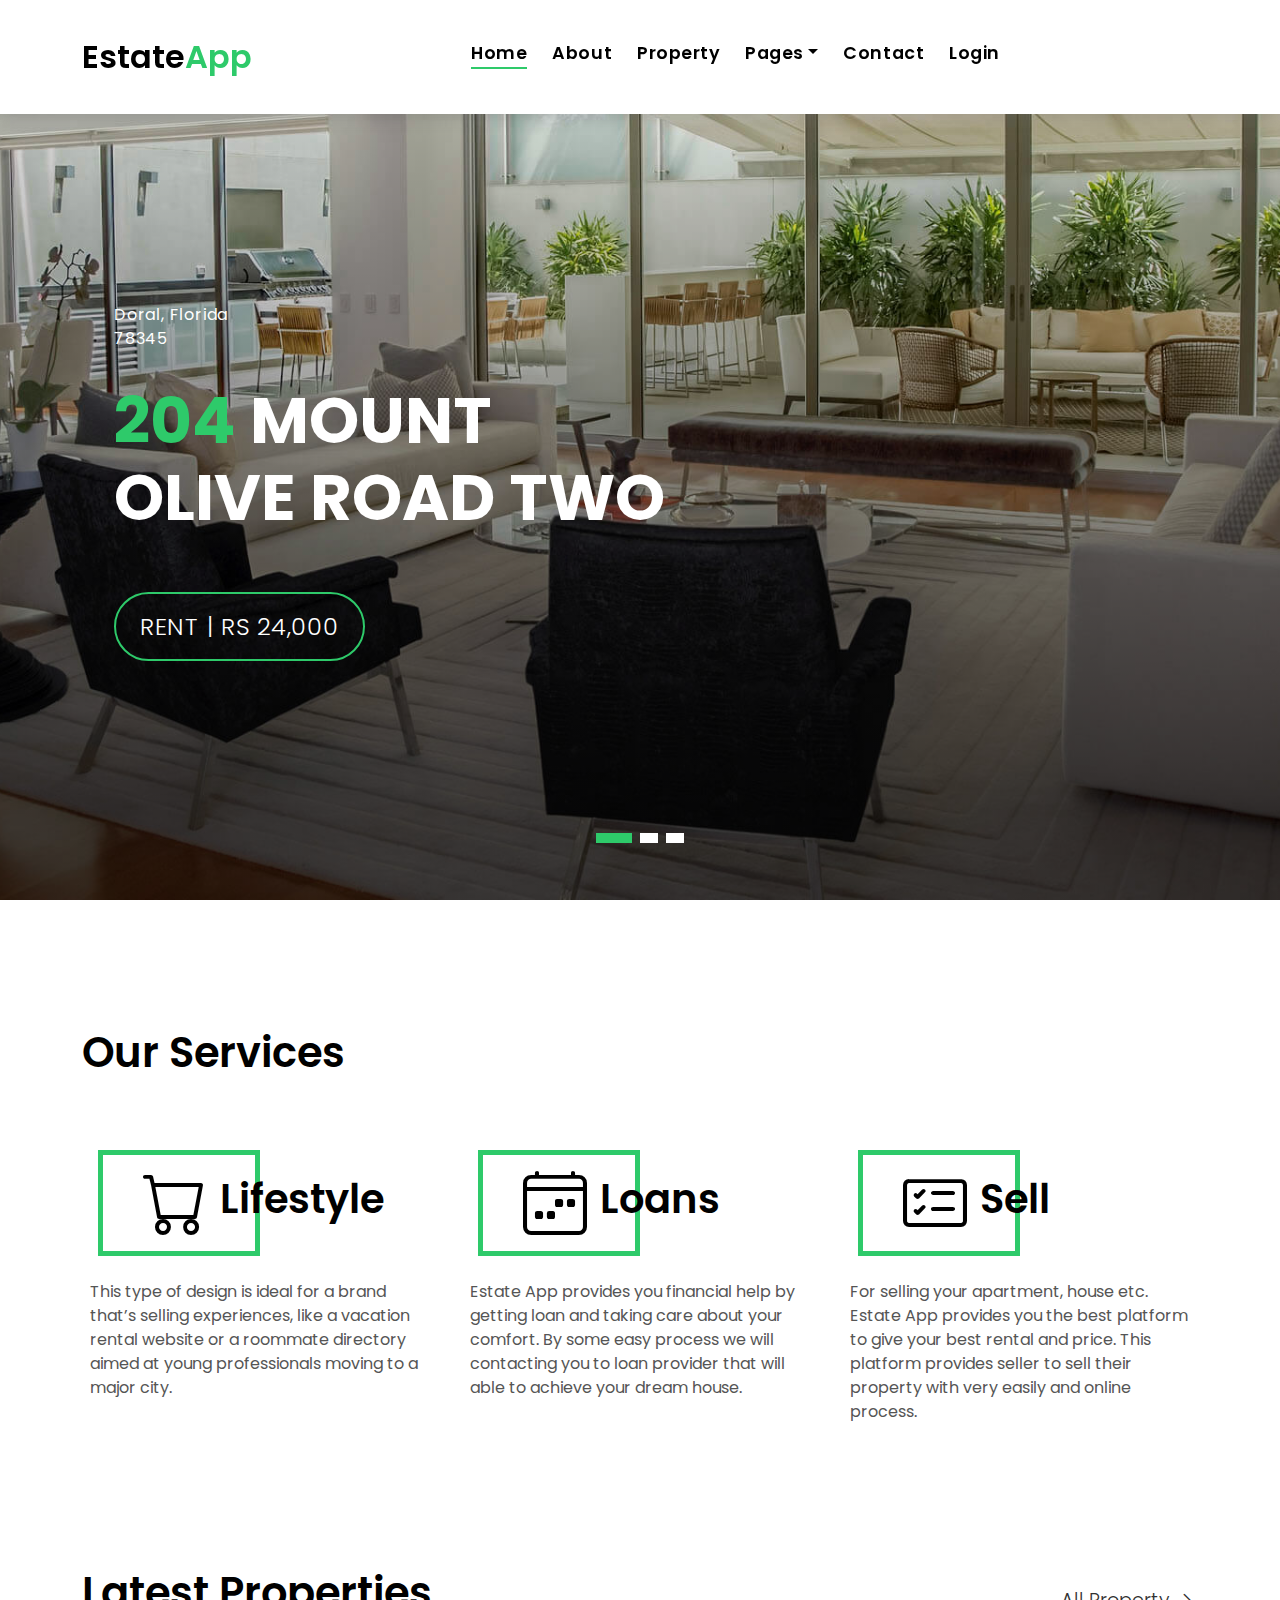
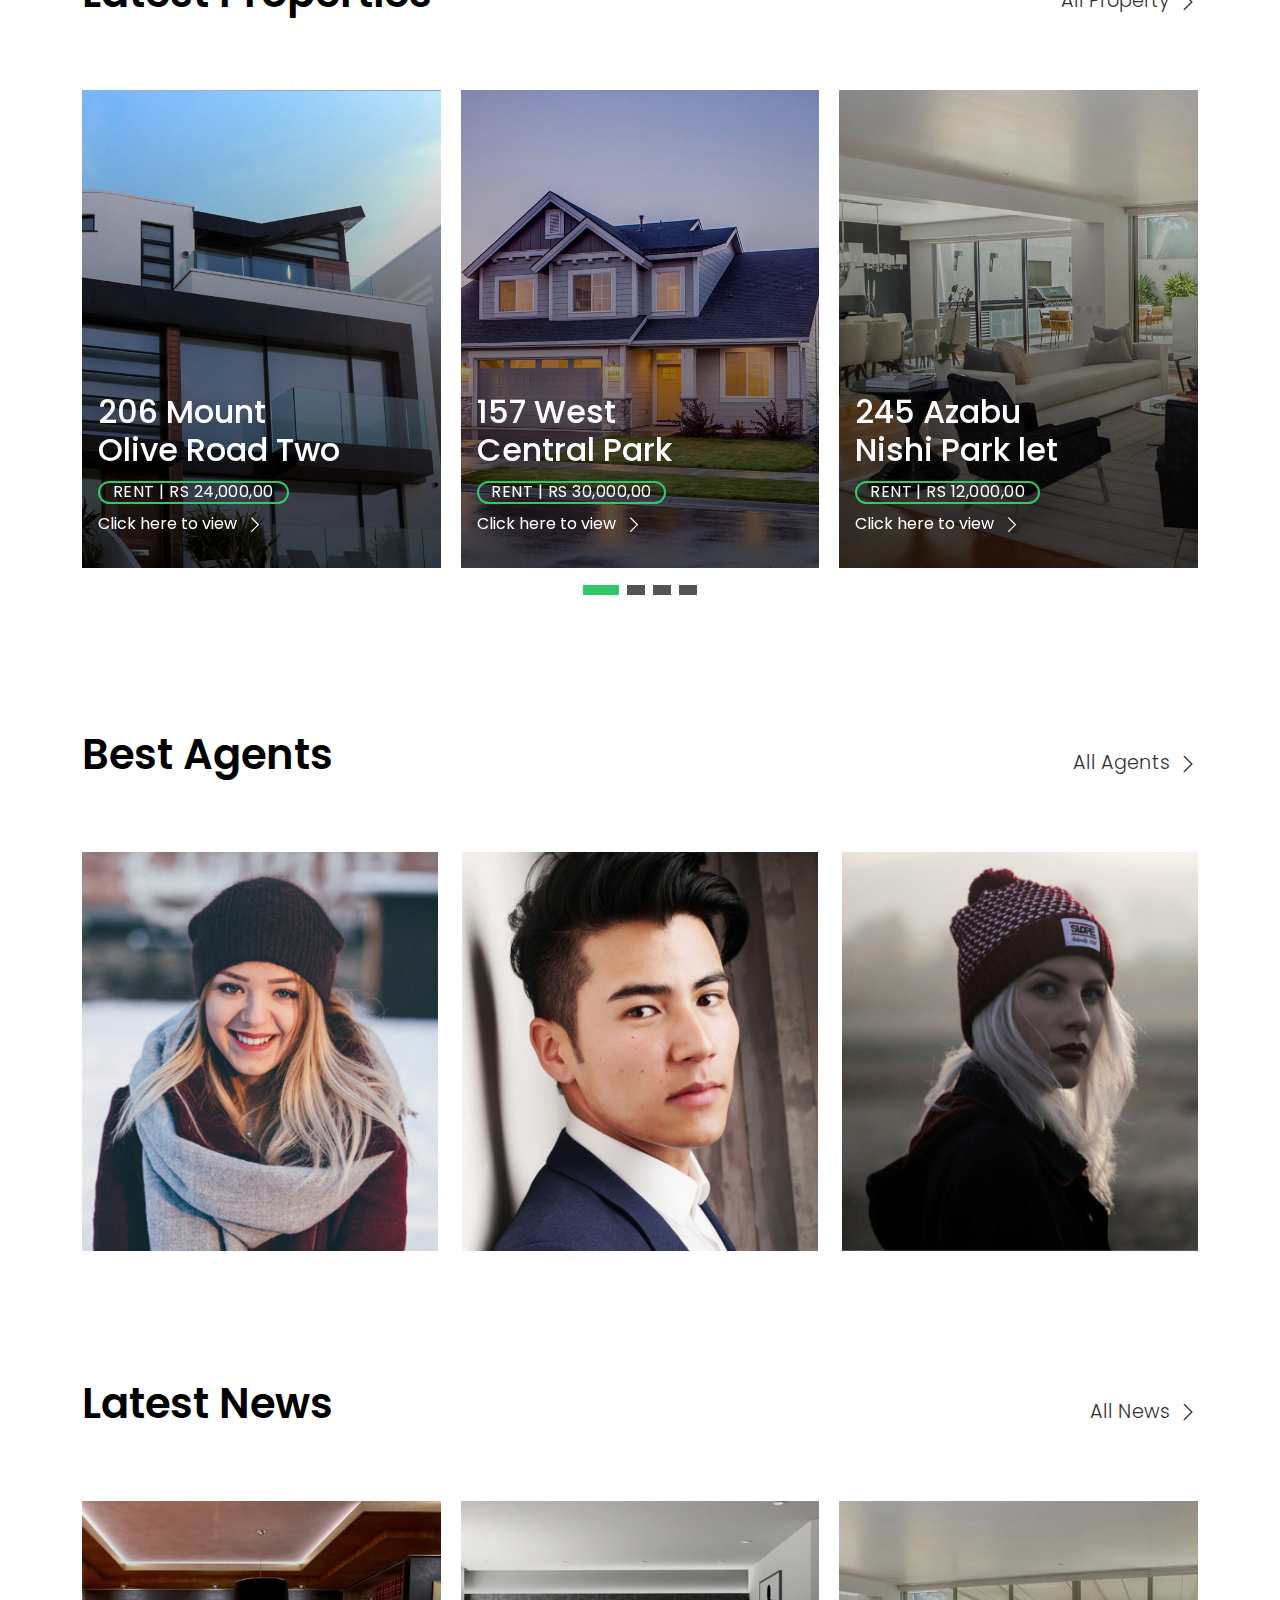
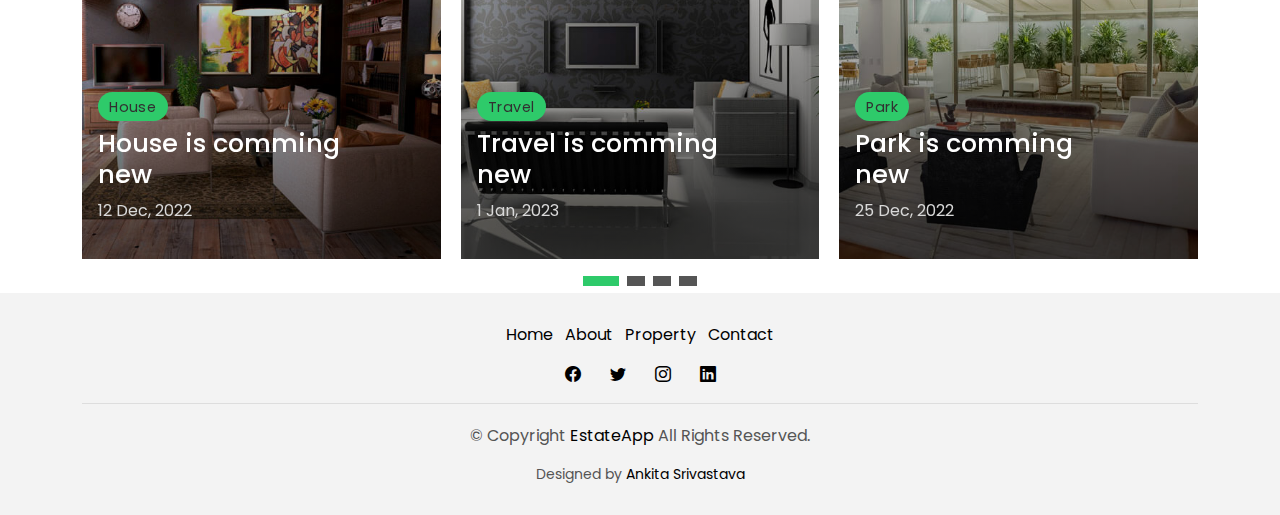
<file: EstateApp/index.html>
<!DOCTYPE html>
<html lang="en">

<head>
  <meta charset="utf-8">
  <meta content="width=device-width, initial-scale=1.0" name="viewport">

  <title>Real E-state Application</title>
  <meta content="" name="description">
  <meta content="" name="keywords">

  <!-- Favicons -->
  <link href="assets/img/favicon.png" rel="icon">
  <link href="assets/img/apple-touch-icon.png" rel="apple-touch-icon">

  <!-- Google Fonts -->
  <link href="https://fonts.googleapis.com/css?family=Poppins:300,400,500,600,700" rel="stylesheet">

  <!-- Vendor CSS Files -->
  <link href="assets/vendor/animate.css/animate.min.css" rel="stylesheet">
  <link href="assets/vendor/bootstrap/css/bootstrap.min.css" rel="stylesheet">
  <link href="assets/vendor/bootstrap-icons/bootstrap-icons.css" rel="stylesheet">
  <link href="assets/vendor/swiper/swiper-bundle.min.css" rel="stylesheet">

  <link href="assets/css/style.css" rel="stylesheet">

  
</head>

<body>

  <!-- ======= Property Search Section ======= -->
 
  <!-- ======= Header/Navbar ======= -->
  <nav class="navbar navbar-default navbar-trans navbar-expand-lg fixed-top">
    <div class="container">
      <button class="navbar-toggler collapsed" type="button" data-bs-toggle="collapse" data-bs-target="#navbarDefault" aria-controls="navbarDefault" aria-expanded="false" aria-label="Toggle navigation">
        <span></span>
        <span></span>
        <span></span>
      </button>
      <a class="navbar-brand text-brand" href="index.html">Estate<span class="color-b">App</span></a>

      <div class="navbar-collapse collapse justify-content-center" id="navbarDefault">
        <ul class="navbar-nav">

          <li class="nav-item">
            <a class="nav-link active" href="index.html">Home</a>
          </li>

          <li class="nav-item">
            <a class="nav-link " href="about.html">About</a>
          </li>

          <li class="nav-item">
            <a class="nav-link " href="property-grid.html">Property</a>
          </li>

         

          <li class="nav-item dropdown">
            <a class="nav-link dropdown-toggle" href="#" id="navbarDropdown" role="button" data-bs-toggle="dropdown" aria-haspopup="true" aria-expanded="false">Pages</a>
            <div class="dropdown-menu">
              <a class="dropdown-item " href="property-single.html">Property Single</a>
              
              <a class="dropdown-item " href="agents-grid.html">Agents Grid</a>
             
            </div>
          </li>
          <li class="nav-item">
            <a class="nav-link " href="contact.html">Contact</a>
          </li>

          <li class="nav-item">
            <a class="nav-link " href="login.html">Login</a>
          </li>
        </ul>
      </div>

     

    </div>
  </nav><!-- End Header/Navbar -->

  <!-- ======= Intro Section ======= -->
  <div class="intro intro-carousel swiper position-relative">

    <div class="swiper-wrapper">

      <div class="swiper-slide carousel-item-a intro-item bg-image" style="background-image: url(assets/img/slide-1.jpg)">
        <div class="overlay overlay-a"></div>
        <div class="intro-content display-table">
          <div class="table-cell">
            <div class="container">
              <div class="row">
                <div class="col-lg-8">
                  <div class="intro-body">
                    <p class="intro-title-top">Doral, Florida
                      <br> 78345
                    </p>
                    <h1 class="intro-title mb-4 ">
                      <span class="color-b">204 </span> Mount
                      <br> Olive Road Two
                    </h1>
                    <p class="intro-subtitle intro-price">
                      <a href="#"><span class="price-a">rent | Rs 24,000</span></a>
                    </p>
                  </div>
                </div>
              </div>
            </div>
          </div>
        </div>
      </div>
      <div class="swiper-slide carousel-item-a intro-item bg-image" style="background-image: url(assets/img/slide-2.jpg)">
        <div class="overlay overlay-a"></div>
        <div class="intro-content display-table">
          <div class="table-cell">
            <div class="container">
              <div class="row">
                <div class="col-lg-8">
                  <div class="intro-body">
                    <p class="intro-title-top">Doral, Florida
                      <br> 78345
                    </p>
                    <h1 class="intro-title mb-4">
                      <span class="color-b">204 </span> Rino
                      <br> Venda Road Five
                    </h1>
                    <p class="intro-subtitle intro-price">
                      <a href="#"><span class="price-a">rent | Rs 12400</span></a>
                    </p>
                  </div>
                </div>
              </div>
            </div>
          </div>
        </div>
      </div>
      <div class="swiper-slide carousel-item-a intro-item bg-image" style="background-image: url(assets/img/slide-3.jpg)">
        <div class="overlay overlay-a"></div>
        <div class="intro-content display-table">
          <div class="table-cell">
            <div class="container">
              <div class="row">
                <div class="col-lg-8">
                  <div class="intro-body">
                    <p class="intro-title-top">Doral, Florida
                      <br> 78345
                    </p>
                    <h1 class="intro-title mb-4">
                      <span class="color-b">204 </span> Alira
                      <br> Roan Road One
                    </h1>
                    <p class="intro-subtitle intro-price">
                      <a href="#"><span class="price-a">rent | Rs 50,000</span></a>
                    </p>
                  </div>
                </div>
              </div>
            </div>
          </div>
        </div>
      </div>
    </div>
    <div class="swiper-pagination"></div>
  </div><!-- End Intro Section -->

  <main id="main">

    <!-- ======= Services Section ======= -->
    <section class="section-services section-t8">
      <div class="container">
        <div class="row">
          <div class="col-md-12">
            <div class="title-wrap d-flex justify-content-between">
              <div class="title-box">
                <h2 class="title-a">Our Services</h2>
              </div>
            </div>
          </div>
        </div>
        <div class="row">
          <div class="col-md-4">
            <div class="card-box-c foo">
              <div class="card-header-c d-flex">
                <div class="card-box-ico">
                  <span class="bi bi-cart"></span>
                </div>
                <div class="card-title-c align-self-center">
                  <h2 class="title-c">Lifestyle</h2>
                </div>
              </div>
              <div class="card-body-c">
                <p class="content-c">
                  This type of design is ideal for a brand that’s selling experiences, like a vacation rental website or a roommate directory aimed at young professionals moving to a major city. 
                </p>
              </div>
              
            </div>
          </div>
          <div class="col-md-4">
            <div class="card-box-c foo">
              <div class="card-header-c d-flex">
                <div class="card-box-ico">
                  <span class="bi bi-calendar4-week"></span>
                </div>
                <div class="card-title-c align-self-center">
                  <h2 class="title-c">Loans</h2>
                </div>
              </div>
              <div class="card-body-c">
                <p class="content-c">
                  Estate App provides you financial help by getting loan and taking care about your comfort. By some easy process we will contacting you to loan provider that will able to achieve your dream house.
                </p>
              </div>
              
            </div>
          </div>
          <div class="col-md-4">
            <div class="card-box-c foo">
              <div class="card-header-c d-flex">
                <div class="card-box-ico">
                  <span class="bi bi-card-checklist"></span>
                </div>
                <div class="card-title-c align-self-center">
                  <h2 class="title-c">Sell</h2>
                </div>
              </div>
              <div class="card-body-c">
                <p class="content-c">
                 For selling your apartment, house etc. Estate App provides you the best platform to give your best rental and price. This platform provides seller to sell their property with very easily and online process. 
                </p>
              </div>
              
            </div>
          </div>
        </div>
      </div>
    </section><!-- End Services Section -->

    <!-- ======= Latest Properties Section ======= -->
    <section class="section-property section-t8">
      <div class="container">
        <div class="row">
          <div class="col-md-12">
            <div class="title-wrap d-flex justify-content-between">
              <div class="title-box">
                <h2 class="title-a">Latest Properties</h2>
              </div>
              <div class="title-link">
                <a href="property-grid.html">All Property
                  <span class="bi bi-chevron-right"></span>
                </a>
              </div>
            </div>
          </div>
        </div>

        <div id="property-carousel" class="swiper">
          <div class="swiper-wrapper">

            <div class="carousel-item-b swiper-slide">
              <div class="card-box-a card-shadow">
                <div class="img-box-a">
                  <img src="assets/img/property-6.jpg" alt="" class="img-a img-fluid">
                </div>
                <div class="card-overlay">
                  <div class="card-overlay-a-content">
                    <div class="card-header-a">
                      <h2 class="card-title-a">
                        <a href="property-single.html">206 Mount
                          <br /> Olive Road Two</a>
                      </h2>
                    </div>
                    <div class="card-body-a">
                      <div class="price-box d-flex">
                        <span class="price-a">rent | Rs 24,000,00</span>
                      </div>
                      <a href="#" class="link-a">Click here to view
                        <span class="bi bi-chevron-right"></span>
                      </a>
                    </div>
                    <div class="card-footer-a">
                      <ul class="card-info d-flex justify-content-around">
                        <li>
                          <h4 class="card-info-title">Area</h4>
                          <span>340m
                            <sup>2</sup>
                          </span>
                        </li>
                        <li>
                          <h4 class="card-info-title">Beds</h4>
                          <span>2</span>
                        </li>
                        <li>
                          <h4 class="card-info-title">Baths</h4>
                          <span>4</span>
                        </li>
                        <li>
                          <h4 class="card-info-title">Garages</h4>
                          <span>1</span>
                        </li>
                      </ul>
                    </div>
                  </div>
                </div>
              </div>
            </div><!-- End carousel item -->

            <div class="carousel-item-b swiper-slide">
              <div class="card-box-a card-shadow">
                <div class="img-box-a">
                  <img src="assets/img/property-3.jpg" alt="" class="img-a img-fluid">
                </div>
                <div class="card-overlay">
                  <div class="card-overlay-a-content">
                    <div class="card-header-a">
                      <h2 class="card-title-a">
                        <a href="property-single.html">157 West
                          <br /> Central Park</a>
                      </h2>
                    </div>
                    <div class="card-body-a">
                      <div class="price-box d-flex">
                        <span class="price-a">rent | Rs 30,000,00</span>
                      </div>
                      <a href="property-single.html" class="link-a">Click here to view
                        <span class="bi bi-chevron-right"></span>
                      </a>
                    </div>
                    <div class="card-footer-a">
                      <ul class="card-info d-flex justify-content-around">
                        <li>
                          <h4 class="card-info-title">Area</h4>
                          <span>340m
                            <sup>2</sup>
                          </span>
                        </li>
                        <li>
                          <h4 class="card-info-title">Beds</h4>
                          <span>2</span>
                        </li>
                        <li>
                          <h4 class="card-info-title">Baths</h4>
                          <span>4</span>
                        </li>
                        <li>
                          <h4 class="card-info-title">Garages</h4>
                          <span>1</span>
                        </li>
                      </ul>
                    </div>
                  </div>
                </div>
              </div>
            </div><!-- End carousel item -->

            <div class="carousel-item-b swiper-slide">
              <div class="card-box-a card-shadow">
                <div class="img-box-a">
                  <img src="assets/img/property-7.jpg" alt="" class="img-a img-fluid">
                </div>
                <div class="card-overlay">
                  <div class="card-overlay-a-content">
                    <div class="card-header-a">
                      <h2 class="card-title-a">
                        <a href="property-single.html">245 Azabu
                          <br /> Nishi Park let</a>
                      </h2>
                    </div>
                    <div class="card-body-a">
                      <div class="price-box d-flex">
                        <span class="price-a">rent | Rs 12,000,00</span>
                      </div>
                      <a href="property-single.html" class="link-a">Click here to view
                        <span class="bi bi-chevron-right"></span>
                      </a>
                    </div>
                    <div class="card-footer-a">
                      <ul class="card-info d-flex justify-content-around">
                        <li>
                          <h4 class="card-info-title">Area</h4>
                          <span>340m
                            <sup>2</sup>
                          </span>
                        </li>
                        <li>
                          <h4 class="card-info-title">Beds</h4>
                          <span>2</span>
                        </li>
                        <li>
                          <h4 class="card-info-title">Baths</h4>
                          <span>4</span>
                        </li>
                        <li>
                          <h4 class="card-info-title">Garages</h4>
                          <span>1</span>
                        </li>
                      </ul>
                    </div>
                  </div>
                </div>
              </div>
            </div><!-- End carousel item -->

            <div class="carousel-item-b swiper-slide">
              <div class="card-box-a card-shadow">
                <div class="img-box-a">
                  <img src="assets/img/property-10.jpg" alt="" class="img-a img-fluid">
                </div>
                <div class="card-overlay">
                  <div class="card-overlay-a-content">
                    <div class="card-header-a">
                      <h2 class="card-title-a">
                        <a href="property-single.html">204 Montal
                          <br /> South Bela Two</a>
                      </h2>
                    </div>
                    <div class="card-body-a">
                      <div class="price-box d-flex">
                        <span class="price-a">rent | Rs 56,000,00</span>
                      </div>
                      <a href="property-single.html" class="link-a">Click here to view
                        <span class="bi bi-chevron-right"></span>
                      </a>
                    </div>
                    <div class="card-footer-a">
                      <ul class="card-info d-flex justify-content-around">
                        <li>
                          <h4 class="card-info-title">Area</h4>
                          <span>340m
                            <sup>2</sup>
                          </span>
                        </li>
                        <li>
                          <h4 class="card-info-title">Beds</h4>
                          <span>2</span>
                        </li>
                        <li>
                          <h4 class="card-info-title">Baths</h4>
                          <span>4</span>
                        </li>
                        <li>
                          <h4 class="card-info-title">Garages</h4>
                          <span>1</span>
                        </li>
                      </ul>
                    </div>
                  </div>
                </div>
              </div>
            </div><!-- End carousel item -->
          </div>
        </div>
        <div class="propery-carousel-pagination carousel-pagination"></div>

      </div>
    </section><!-- End Latest Properties Section -->

    <!-- ======= Agents Section ======= -->
    <section class="section-agents section-t8">
      <div class="container">
        <div class="row">
          <div class="col-md-12">
            <div class="title-wrap d-flex justify-content-between">
              <div class="title-box">
                <h2 class="title-a">Best Agents</h2>
              </div>
              <div class="title-link">
                <a href="agents-grid.html">All Agents
                  <span class="bi bi-chevron-right"></span>
                </a>
              </div>
            </div>
          </div>
        </div>
        <div class="row">
          <div class="col-md-4">
            <div class="card-box-d">
              <div class="card-img-d">
                <img src="assets/img/agent-4.jpg" alt="" class="img-d img-fluid">
              </div>
              <div class="card-overlay card-overlay-hover">
                <div class="card-header-d">
                  <div class="card-title-d align-self-center">
                    <h3 class="title-d">
                      <a href="agent-single.html" class="link-two">Margaret Sotillo
                        <br> Escala</a>
                    </h3>
                  </div>
                </div>
                <div class="card-body-d">
                  <p class="content-d color-text-a">
                    Sed porttitor lectus nibh, Cras ultricies ligula sed magna dictum porta two.
                  </p>
                  <div class="info-agents color-a">
                    <p>
                      <strong>Phone: </strong> +54 356 945234
                    </p>
                    <p>
                      <strong>Email: </strong> agents@example.com
                    </p>
                  </div>
                </div>
                <div class="card-footer-d">
                  <div class="socials-footer d-flex justify-content-center">
                    <ul class="list-inline">
                      <li class="list-inline-item">
                        <a href="#" class="link-one">
                          <i class="bi bi-facebook" aria-hidden="true"></i>
                        </a>
                      </li>
                      <li class="list-inline-item">
                        <a href="#" class="link-one">
                          <i class="bi bi-twitter" aria-hidden="true"></i>
                        </a>
                      </li>
                      <li class="list-inline-item">
                        <a href="#" class="link-one">
                          <i class="bi bi-instagram" aria-hidden="true"></i>
                        </a>
                      </li>
                      <li class="list-inline-item">
                        <a href="#" class="link-one">
                          <i class="bi bi-linkedin" aria-hidden="true"></i>
                        </a>
                      </li>
                    </ul>
                  </div>
                </div>
              </div>
            </div>
          </div>
          <div class="col-md-4">
            <div class="card-box-d">
              <div class="card-img-d">
                <img src="assets/img/agent-1.jpg" alt="" class="img-d img-fluid">
              </div>
              <div class="card-overlay card-overlay-hover">
                <div class="card-header-d">
                  <div class="card-title-d align-self-center">
                    <h3 class="title-d">
                      <a href="agent-single.html" class="link-two">Stiven Spilver
                        <br> Darw</a>
                    </h3>
                  </div>
                </div>
                <div class="card-body-d">
                  <p class="content-d color-text-a">
                    Sed porttitor lectus nibh, Cras ultricies ligula sed magna dictum porta two.
                  </p>
                  <div class="info-agents color-a">
                    <p>
                      <strong>Phone: </strong> +54 356 945234
                    </p>
                    <p>
                      <strong>Email: </strong> agents@example.com
                    </p>
                  </div>
                </div>
                <div class="card-footer-d">
                  <div class="socials-footer d-flex justify-content-center">
                    <ul class="list-inline">
                      <li class="list-inline-item">
                        <a href="#" class="link-one">
                          <i class="bi bi-facebook" aria-hidden="true"></i>
                        </a>
                      </li>
                      <li class="list-inline-item">
                        <a href="#" class="link-one">
                          <i class="bi bi-twitter" aria-hidden="true"></i>
                        </a>
                      </li>
                      <li class="list-inline-item">
                        <a href="#" class="link-one">
                          <i class="bi bi-instagram" aria-hidden="true"></i>
                        </a>
                      </li>
                      <li class="list-inline-item">
                        <a href="#" class="link-one">
                          <i class="bi bi-linkedin" aria-hidden="true"></i>
                        </a>
                      </li>
                    </ul>
                  </div>
                </div>
              </div>
            </div>
          </div>
          <div class="col-md-4">
            <div class="card-box-d">
              <div class="card-img-d">
                <img src="assets/img/agent-5.jpg" alt="" class="img-d img-fluid">
              </div>
              <div class="card-overlay card-overlay-hover">
                <div class="card-header-d">
                  <div class="card-title-d align-self-center">
                    <h3 class="title-d">
                      <a href="agent-single.html" class="link-two">Emma Toledo
                        <br> Cascada</a>
                    </h3>
                  </div>
                </div>
                <div class="card-body-d">
                  <p class="content-d color-text-a">
                    Sed porttitor lectus nibh, Cras ultricies ligula sed magna dictum porta two.
                  </p>
                  <div class="info-agents color-a">
                    <p>
                      <strong>Phone: </strong> +54 356 945234
                    </p>
                    <p>
                      <strong>Email: </strong> agents@example.com
                    </p>
                  </div>
                </div>
                <div class="card-footer-d">
                  <div class="socials-footer d-flex justify-content-center">
                    <ul class="list-inline">
                      <li class="list-inline-item">
                        <a href="#" class="link-one">
                          <i class="bi bi-facebook" aria-hidden="true"></i>
                        </a>
                      </li>
                      <li class="list-inline-item">
                        <a href="#" class="link-one">
                          <i class="bi bi-twitter" aria-hidden="true"></i>
                        </a>
                      </li>
                      <li class="list-inline-item">
                        <a href="#" class="link-one">
                          <i class="bi bi-instagram" aria-hidden="true"></i>
                        </a>
                      </li>
                      <li class="list-inline-item">
                        <a href="#" class="link-one">
                          <i class="bi bi-linkedin" aria-hidden="true"></i>
                        </a>
                      </li>
                    </ul>
                  </div>
                </div>
              </div>
            </div>
          </div>
        </div>
      </div>
    </section><!-- End Agents Section -->

    <!-- ======= Latest News Section ======= -->
    <section class="section-news section-t8">
      <div class="container">
        <div class="row">
          <div class="col-md-12">
            <div class="title-wrap d-flex justify-content-between">
              <div class="title-box">
                <h2 class="title-a">Latest News</h2>
              </div>
              <div class="title-link">
                <a href="blog-grid.html">All News
                  <span class="bi bi-chevron-right"></span>
                </a>
              </div>
            </div>
          </div>
        </div>

        <div id="news-carousel" class="swiper">
          <div class="swiper-wrapper">

            <div class="carousel-item-c swiper-slide">
              <div class="card-box-b card-shadow news-box">
                <div class="img-box-b">
                  <img src="assets/img/post-2.jpg" alt="" class="img-b img-fluid">
                </div>
                <div class="card-overlay">
                  <div class="card-header-b">
                    <div class="card-category-b">
                      <a href="#" class="category-b">House</a>
                    </div>
                    <div class="card-title-b">
                      <h2 class="title-2">
                        <a href="blog-single.html">House is comming
                          <br> new</a>
                      </h2>
                    </div>
                    <div class="card-date">
                      <span class="date-b">12 Dec, 2022</span>
                    </div>
                  </div>
                </div>
              </div>
            </div><!-- End carousel item -->

            <div class="carousel-item-c swiper-slide">
              <div class="card-box-b card-shadow news-box">
                <div class="img-box-b">
                  <img src="assets/img/post-5.jpg" alt="" class="img-b img-fluid">
                </div>
                <div class="card-overlay">
                  <div class="card-header-b">
                    <div class="card-category-b">
                      <a href="#" class="category-b">Travel</a>
                    </div>
                    <div class="card-title-b">
                      <h2 class="title-2">
                        <a href="blog-single.html">Travel is comming
                          <br> new</a>
                      </h2>
                    </div>
                    <div class="card-date">
                      <span class="date-b">1 Jan, 2023</span>
                    </div>
                  </div>
                </div>
              </div>
            </div><!-- End carousel item -->

            <div class="carousel-item-c swiper-slide">
              <div class="card-box-b card-shadow news-box">
                <div class="img-box-b">
                  <img src="assets/img/post-7.jpg" alt="" class="img-b img-fluid">
                </div>
                <div class="card-overlay">
                  <div class="card-header-b">
                    <div class="card-category-b">
                      <a href="#" class="category-b">Park</a>
                    </div>
                    <div class="card-title-b">
                      <h2 class="title-2">
                        <a href="blog-single.html">Park is comming
                          <br> new</a>
                      </h2>
                    </div>
                    <div class="card-date">
                      <span class="date-b">25 Dec, 2022</span>
                    </div>
                  </div>
                </div>
              </div>
            </div><!-- End carousel item -->

            <div class="carousel-item-c swiper-slide">
              <div class="card-box-b card-shadow news-box">
                <div class="img-box-b">
                  <img src="assets/img/post-3.jpg" alt="" class="img-b img-fluid">
                </div>
                <div class="card-overlay">
                  <div class="card-header-b">
                    <div class="card-category-b">
                      <a href="#" class="category-b">Travel</a>
                    </div>
                    <div class="card-title-b">
                      <h2 class="title-2">
                        <a href="#">Travel is comming
                          <br> new</a>
                      </h2>
                    </div>
                    <div class="card-date">
                      <span class="date-b">12 Dec,2022</span>
                    </div>
                  </div>
                </div>
              </div>
            </div><!-- End carousel item -->

          </div>
        </div>

        <div class="news-carousel-pagination carousel-pagination"></div>
      </div>
    </section><!-- End Latest News Section -->

    <!-- ======= Testimonials Section ======= -->
    
  </main><!-- End #main -->

  <!-- ======= Footer ======= -->
  
  <footer>
    <div class="container">
      <div class="row">
        <div class="col-md-12">
          <nav class="nav-footer">
            <ul class="list-inline">
              <li class="list-inline-item">
                <a href="#">Home</a>
              </li>
              <li class="list-inline-item">
                <a href="#">About</a>
              </li>
              <li class="list-inline-item">
                <a href="#">Property</a>
              </li>
              
              <li class="list-inline-item">
                <a href="#">Contact</a>
              </li>
            </ul>
          </nav>
          <div class="socials-a">
            <ul class="list-inline">
              <li class="list-inline-item">
                <a href="#">
                  <i class="bi bi-facebook" aria-hidden="true"></i>
                </a>
              </li>
              <li class="list-inline-item">
                <a href="#">
                  <i class="bi bi-twitter" aria-hidden="true"></i>
                </a>
              </li>
              <li class="list-inline-item">
                <a href="#">
                  <i class="bi bi-instagram" aria-hidden="true"></i>
                </a>
              </li>
              <li class="list-inline-item">
                <a href="#">
                  <i class="bi bi-linkedin" aria-hidden="true"></i>
                </a>
              </li>
            </ul>
          </div>
          <div class="copyright-footer">
            <p class="copyright color-text-a">
              &copy; Copyright
              <span class="color-a">EstateApp</span> All Rights Reserved.
            </p>
          </div>
          <div class="credits">
            <!--
            All the links in the footer should remain intact.
            You can delete the links only if you purchased the pro version.
            Licensing information: https://bootstrapmade.com/license/
            Purchase the pro version with working PHP/AJAX contact form: https://bootstrapmade.com/buy/?theme=EstateAgency
          -->
            Designed by <a href="https://bootstrapmade.com/">Ankita Srivastava</a>
          </div>
        </div>
      </div>
    </div>
  </footer><!-- End  Footer -->

  <div id="preloader"></div>
  <a href="#" class="back-to-top d-flex align-items-center justify-content-center"><i class="bi bi-arrow-up-short"></i></a>

  <!-- Vendor JS Files -->
  <script src="assets/vendor/bootstrap/js/bootstrap.bundle.min.js"></script>
  <script src="assets/vendor/swiper/swiper-bundle.min.js"></script>
  <script src="assets/vendor/php-email-form/validate.js"></script>

  <!-- Template Main JS File -->
  <script src="assets/js/main.js"></script>

</body>

</html>
</file>
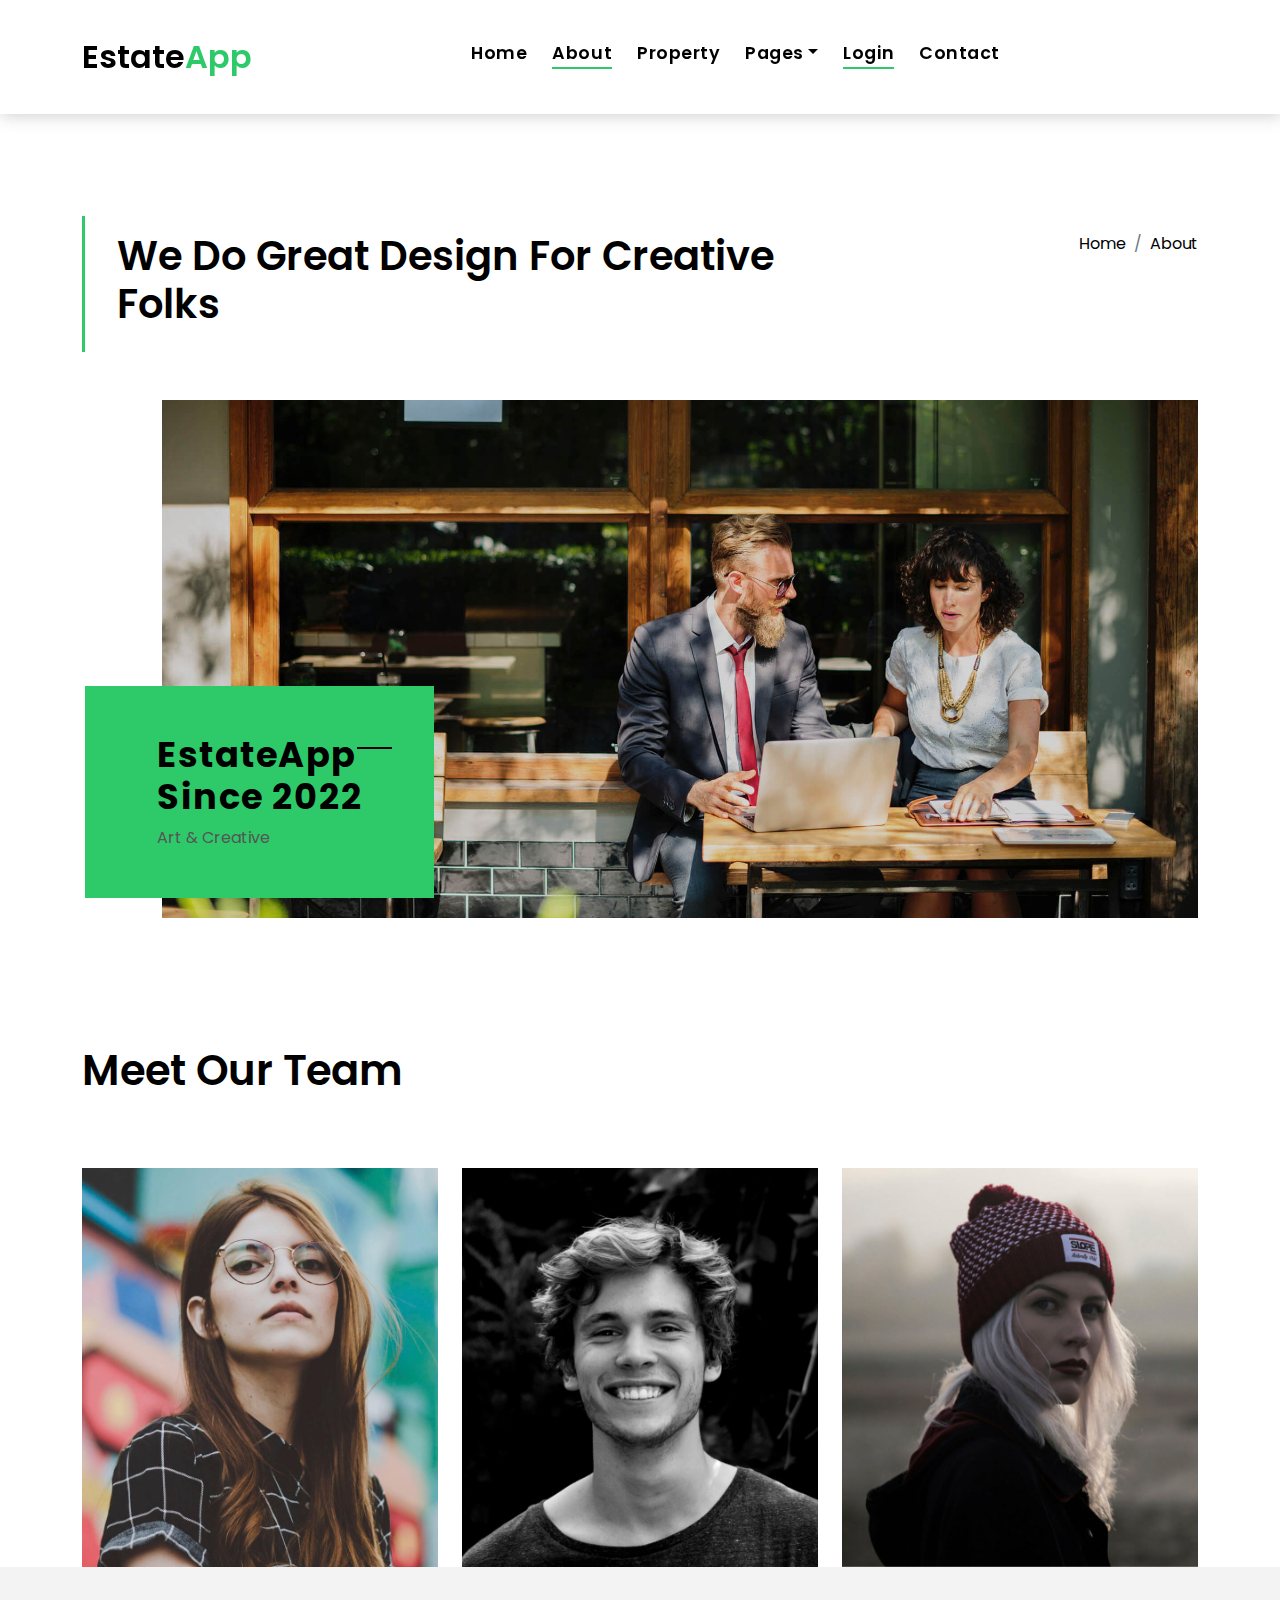
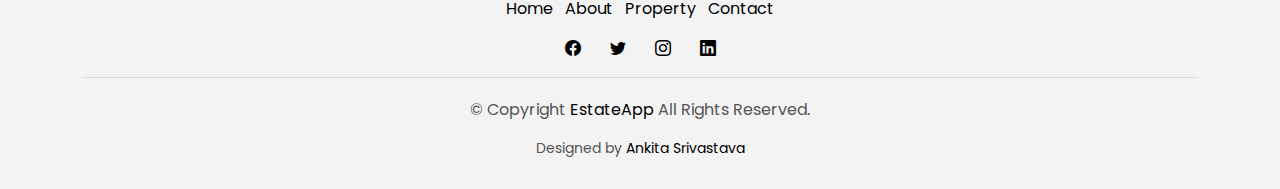
<file: EstateApp/about.html>
<!DOCTYPE html>
<html lang="en">

<head>
  <meta charset="utf-8">
  <meta content="width=device-width, initial-scale=1.0" name="viewport">

  <title>EstateAgency Bootstrap Template - About</title>
  <meta content="" name="description">
  <meta content="" name="keywords">

  <!-- Favicons -->
  <link href="assets/img/favicon.png" rel="icon">
  <link href="assets/img/apple-touch-icon.png" rel="apple-touch-icon">

  <!-- Google Fonts -->
  <link href="https://fonts.googleapis.com/css?family=Poppins:300,400,500,600,700" rel="stylesheet">

  <!-- Vendor CSS Files -->
  <link href="assets/vendor/animate.css/animate.min.css" rel="stylesheet">
  <link href="assets/vendor/bootstrap/css/bootstrap.min.css" rel="stylesheet">
  <link href="assets/vendor/bootstrap-icons/bootstrap-icons.css" rel="stylesheet">
  <link href="assets/vendor/swiper/swiper-bundle.min.css" rel="stylesheet">

  <!-- Template Main CSS File -->
  <link href="assets/css/style.css" rel="stylesheet">

</head>

<body>

  <!-- ======= Property Search Section ======= -->
  ><!-- End Property Search Section -->>

  <!-- ======= Header/Navbar ======= -->
  <nav class="navbar navbar-default navbar-trans navbar-expand-lg fixed-top">
    <div class="container">
      <button class="navbar-toggler collapsed" type="button" data-bs-toggle="collapse" data-bs-target="#navbarDefault" aria-controls="navbarDefault" aria-expanded="false" aria-label="Toggle navigation">
        <span></span>
        <span></span>
        <span></span>
      </button>
      <a class="navbar-brand text-brand" href="index.html">Estate<span class="color-b">App</span></a>

      <div class="navbar-collapse collapse justify-content-center" id="navbarDefault">
        <ul class="navbar-nav">

          <li class="nav-item">
            <a class="nav-link " href="index.html">Home</a>
          </li>

          <li class="nav-item">
            <a class="nav-link active" href="about.html">About</a>
          </li>

          <li class="nav-item">
            <a class="nav-link " href="property-grid.html">Property</a>
          </li>

          

          <li class="nav-item dropdown">
            <a class="nav-link dropdown-toggle" href="#" id="navbarDropdown" role="button" data-bs-toggle="dropdown" aria-haspopup="true" aria-expanded="false">Pages</a>
            <div class="dropdown-menu">
              <a class="dropdown-item " href="property-single.html">Property Single</a>
              
              <a class="dropdown-item " href="agents-grid.html">Agents Grid</a>
             
            </div>
          </li>
          <li class="nav-item">
            <a class="nav-link active" href="login.html">Login</a>
          </li>
          <li class="nav-item">
            <a class="nav-link " href="contact.html">Contact</a>
          </li>
        </ul>
      </div>

     

    </div>
  </nav><!-- End Header/Navbar -->

  <main id="main">

    <!-- ======= Intro Single ======= -->
    <section class="intro-single">
      <div class="container">
        <div class="row">
          <div class="col-md-12 col-lg-8">
            <div class="title-single-box">
              <h1 class="title-single">We Do Great Design For Creative Folks</h1>
            </div>
          </div>
          <div class="col-md-12 col-lg-4">
            <nav aria-label="breadcrumb" class="breadcrumb-box d-flex justify-content-lg-end">
              <ol class="breadcrumb">
                <li class="breadcrumb-item">
                  <a href="index.html">Home</a>
                </li>
                <li class="breadcrumb-item active" aria-current="page">
                 <a href="about.html"> About</a>
                </li>
              </ol>
            </nav>
          </div>
        </div>
      </div>
    </section><!-- End Intro Single-->

    <!-- ======= About Section ======= -->
    <section class="section-about">
      <div class="container">
        <div class="row">
          <div class="col-sm-12 position-relative">
            <div class="about-img-box">
              <img src="assets/img/slide-about-1.jpg" alt="" class="img-fluid">
            </div>
            <div class="sinse-box">
              <h3 class="sinse-title">EstateApp
                <span></span>
                <br> Since 2022
              </h3>
              <p>Art & Creative</p>
            </div>
          </div>
         
        </div>
      </div>
    </section>

    <!-- =======Team Section ======= -->
    <section class="section-agents section-t8">
      <div class="container">
        <div class="row">
          <div class="col-md-12">
            <div class="title-wrap d-flex justify-content-between">
              <div class="title-box">
                <h2 class="title-a">Meet Our Team</h2>
              </div>
            </div>
          </div>
        </div>
        <div class="row">
          <div class="col-md-4">
            <div class="card-box-d">
              <div class="card-img-d">
                <img src="assets/img/agent-7.jpg" alt="" class="img-d img-fluid">
              </div>
              <div class="card-overlay card-overlay-hover">
                <div class="card-header-d">
                  <div class="card-title-d align-self-center">
                    <h3 class="title-d">
                      <a href="agent-single.html" class="link-two">Margaret Sotillo
                        <br> Escala</a>
                    </h3>
                  </div>
                </div>
                <div class="card-body-d">
                  <p class="content-d color-text-a">
                    Sed porttitor lectus nibh, Cras ultricies ligula sed magna dictum porta two.
                  </p>
                  <div class="info-agents color-a">
                    <p>
                      <strong>Phone: </strong> +54 356 945234
                    </p>
                    <p>
                      <strong>Email: </strong> agents@example.com
                    </p>
                  </div>
                </div>
                <div class="card-footer-d">
                  <div class="socials-footer d-flex justify-content-center">
                    <ul class="list-inline">
                      <li class="list-inline-item">
                        <a href="#" class="link-one">
                          <i class="bi bi-facebook" aria-hidden="true"></i>
                        </a>
                      </li>
                      <li class="list-inline-item">
                        <a href="#" class="link-one">
                          <i class="bi bi-twitter" aria-hidden="true"></i>
                        </a>
                      </li>
                      <li class="list-inline-item">
                        <a href="#" class="link-one">
                          <i class="bi bi-instagram" aria-hidden="true"></i>
                        </a>
                      </li>
                      <li class="list-inline-item">
                        <a href="#" class="link-one">
                          <i class="bi bi-linkedin" aria-hidden="true"></i>
                        </a>
                      </li>
                    </ul>
                  </div>
                </div>
              </div>
            </div>
          </div>
          <div class="col-md-4">
            <div class="card-box-d">
              <div class="card-img-d">
                <img src="assets/img/agent-6.jpg" alt="" class="img-d img-fluid">
              </div>
              <div class="card-overlay card-overlay-hover">
                <div class="card-header-d">
                  <div class="card-title-d align-self-center">
                    <h3 class="title-d">
                      <a href="agent-single.html" class="link-two">Stiven Spilver
                        <br> Darw</a>
                    </h3>
                  </div>
                </div>
                <div class="card-body-d">
                  <p class="content-d color-text-a">
                    Sed porttitor lectus nibh, Cras ultricies ligula sed magna dictum porta two.
                  </p>
                  <div class="info-agents color-a">
                    <p>
                      <strong>Phone: </strong> +54 356 945234
                    </p>
                    <p>
                      <strong>Email: </strong> agents@example.com
                    </p>
                  </div>
                </div>
                <div class="card-footer-d">
                  <div class="socials-footer d-flex justify-content-center">
                    <ul class="list-inline">
                      <li class="list-inline-item">
                        <a href="#" class="link-one">
                          <i class="bi bi-facebook" aria-hidden="true"></i>
                        </a>
                      </li>
                      <li class="list-inline-item">
                        <a href="#" class="link-one">
                          <i class="bi bi-twitter" aria-hidden="true"></i>
                        </a>
                      </li>
                      <li class="list-inline-item">
                        <a href="#" class="link-one">
                          <i class="bi bi-instagram" aria-hidden="true"></i>
                        </a>
                      </li>
                      <li class="list-inline-item">
                        <a href="#" class="link-one">
                          <i class="bi bi-linkedin" aria-hidden="true"></i>
                        </a>
                      </li>
                      <li class="list-inline-item">
                        <a href="#" class="link-one">
                          <i class="bi bi-dribbble" aria-hidden="true"></i>
                        </a>
                      </li>
                    </ul>
                  </div>
                </div>
              </div>
            </div>
          </div>
          <div class="col-md-4">
            <div class="card-box-d">
              <div class="card-img-d">
                <img src="assets/img/agent-5.jpg" alt="" class="img-d img-fluid">
              </div>
              <div class="card-overlay card-overlay-hover">
                <div class="card-header-d">
                  <div class="card-title-d align-self-center">
                    <h3 class="title-d">
                      <a href="agent-single.html" class="link-two">Emma Toledo
                        <br> Cascada</a>
                    </h3>
                  </div>
                </div>
                <div class="card-body-d">
                  <p class="content-d color-text-a">
                    Sed porttitor lectus nibh, Cras ultricies ligula sed magna dictum porta two.
                  </p>
                  <div class="info-agents color-a">
                    <p>
                      <strong>Phone: </strong> +54 356 945234
                    </p>
                    <p>
                      <strong>Email: </strong> agents@example.com
                    </p>
                  </div>
                </div>
                <div class="card-footer-d">
                  <div class="socials-footer d-flex justify-content-center">
                    <ul class="list-inline">
                      <li class="list-inline-item">
                        <a href="#" class="link-one">
                          <i class="bi bi-facebook" aria-hidden="true"></i>
                        </a>
                      </li>
                      <li class="list-inline-item">
                        <a href="#" class="link-one">
                          <i class="bi bi-twitter" aria-hidden="true"></i>
                        </a>
                      </li>
                      <li class="list-inline-item">
                        <a href="#" class="link-one">
                          <i class="bi bi-instagram" aria-hidden="true"></i>
                        </a>
                      </li>
                      <li class="list-inline-item">
                        <a href="#" class="link-one">
                          <i class="bi bi-linkedin" aria-hidden="true"></i>
                        </a>
                      </li>
                      <li class="list-inline-item">
                        <a href="#" class="link-one">
                          <i class="bi bi-dribbble" aria-hidden="true"></i>
                        </a>
                      </li>
                    </ul>
                  </div>
                </div>
              </div>
            </div>
          </div>
        </div>
      </div>
    </section><!-- End About Section-->

  </main><!-- End #main -->

  <!-- ======= Footer ======= -->
 
  <footer>
    <div class="container">
      <div class="row">
        <div class="col-md-12">
          <nav class="nav-footer">
            <ul class="list-inline">
              <li class="list-inline-item">
                <a href="#">Home</a>
              </li>
              <li class="list-inline-item">
                <a href="#">About</a>
              </li>
              <li class="list-inline-item">
                <a href="#">Property</a>
              </li>
             
              <li class="list-inline-item">
                <a href="#">Contact</a>
              </li>
            </ul>
          </nav>
          <div class="socials-a">
            <ul class="list-inline">
              <li class="list-inline-item">
                <a href="#">
                  <i class="bi bi-facebook" aria-hidden="true"></i>
                </a>
              </li>
              <li class="list-inline-item">
                <a href="#">
                  <i class="bi bi-twitter" aria-hidden="true"></i>
                </a>
              </li>
              <li class="list-inline-item">
                <a href="#">
                  <i class="bi bi-instagram" aria-hidden="true"></i>
                </a>
              </li>
              <li class="list-inline-item">
                <a href="#">
                  <i class="bi bi-linkedin" aria-hidden="true"></i>
                </a>
              </li>
            </ul>
          </div>
          <div class="copyright-footer">
            <p class="copyright color-text-a">
              &copy; Copyright
              <span class="color-a">EstateApp</span> All Rights Reserved.
            </p>
          </div>
          <div class="credits">
            <!--
            All the links in the footer should remain intact.
            You can delete the links only if you purchased the pro version.
            Licensing information: https://bootstrapmade.com/license/
            Purchase the pro version with working PHP/AJAX contact form: https://bootstrapmade.com/buy/?theme=EstateAgency
          -->
            Designed by <a href="https://bootstrapmade.com/">Ankita Srivastava</a>
          </div>
        </div>
      </div>
    </div>
  </footer><!-- End  Footer -->

  <div id="preloader"></div>
  <a href="#" class="back-to-top d-flex align-items-center justify-content-center"><i class="bi bi-arrow-up-short"></i></a>

  <!-- Vendor JS Files -->
  <script src="assets/vendor/bootstrap/js/bootstrap.bundle.min.js"></script>
  <script src="assets/vendor/swiper/swiper-bundle.min.js"></script>
  <script src="assets/vendor/php-email-form/validate.js"></script>

  <!-- Template Main JS File -->
  <script src="assets/js/main.js"></script>

</body>

</html>
</file>
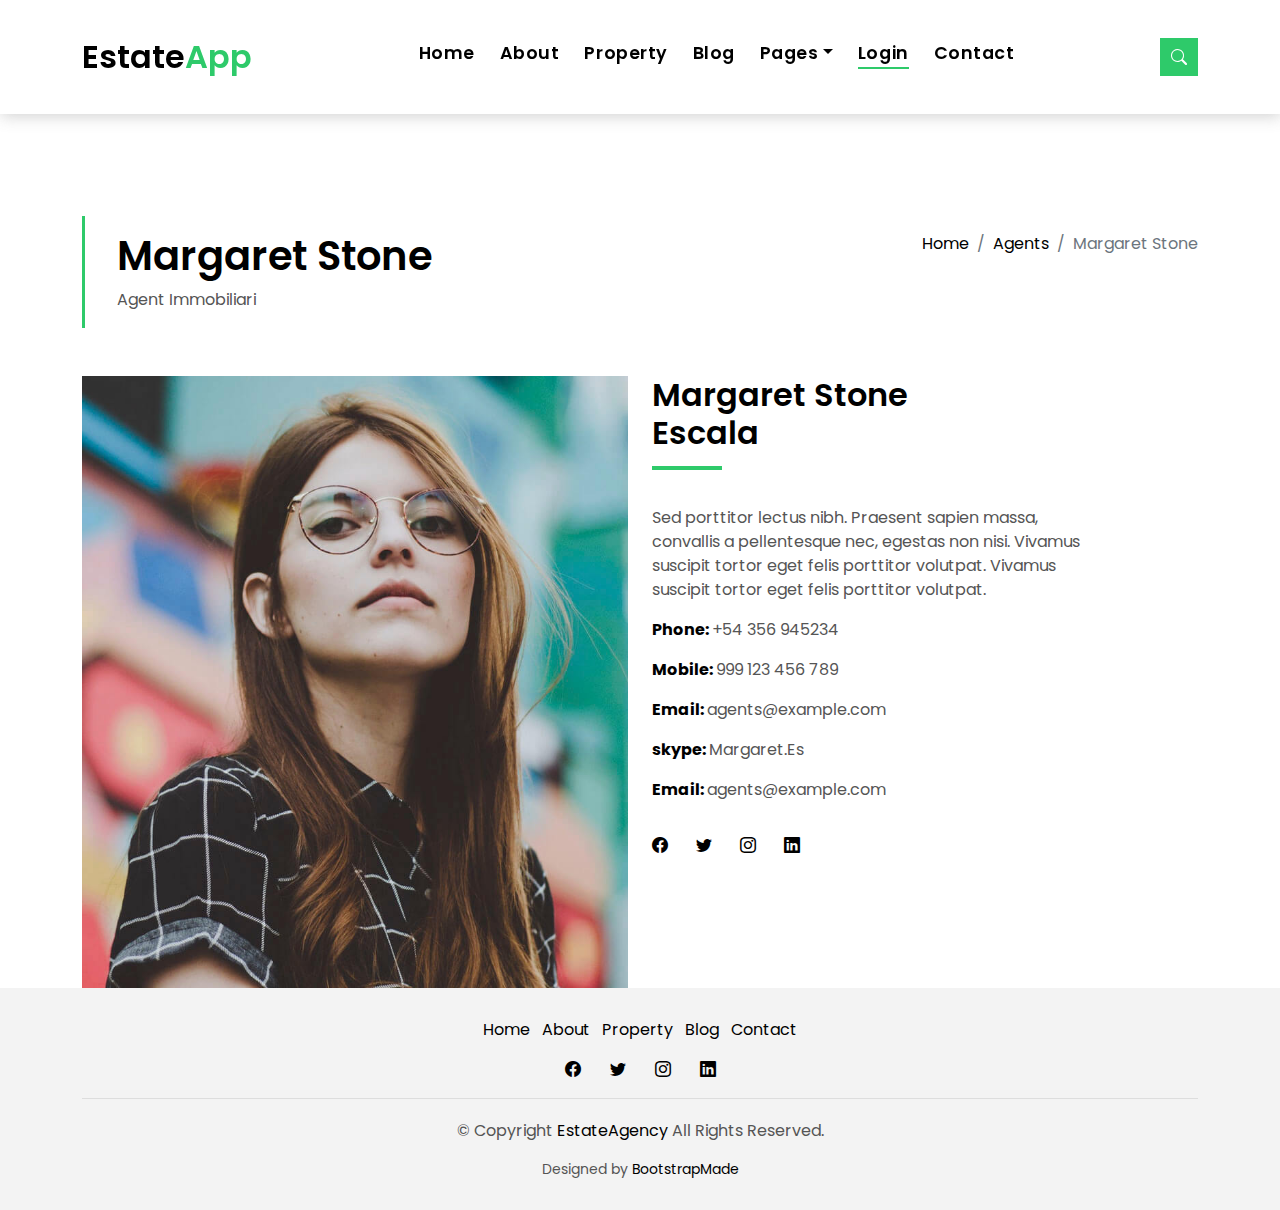
<file: EstateApp/agent-single.html>
<!DOCTYPE html>
<html lang="en">

<head>
  <meta charset="utf-8">
  <meta content="width=device-width, initial-scale=1.0" name="viewport">

  <title>EstateAgency Bootstrap Template - Agent Single</title>
  <meta content="" name="description">
  <meta content="" name="keywords">

  <!-- Favicons -->
  <link href="assets/img/favicon.png" rel="icon">
  <link href="assets/img/apple-touch-icon.png" rel="apple-touch-icon">

  <!-- Google Fonts -->
  <link href="https://fonts.googleapis.com/css?family=Poppins:300,400,500,600,700" rel="stylesheet">

  <!-- Vendor CSS Files -->
  <link href="assets/vendor/animate.css/animate.min.css" rel="stylesheet">
  <link href="assets/vendor/bootstrap/css/bootstrap.min.css" rel="stylesheet">
  <link href="assets/vendor/bootstrap-icons/bootstrap-icons.css" rel="stylesheet">
  <link href="assets/vendor/swiper/swiper-bundle.min.css" rel="stylesheet">

  <!-- Template Main CSS File -->
  <link href="assets/css/style.css" rel="stylesheet">

  <!-- =======================================================
  * Template Name: EstateAgency - v4.9.1
  * Template URL: https://bootstrapmade.com/real-estate-agency-bootstrap-template/
  * Author: BootstrapMade.com
  * License: https://bootstrapmade.com/license/
  ======================================================== -->
</head>

<body>

  <!-- ======= Property Search Section ======= -->
  <div class="click-closed"></div>
  <!--/ Form Search Star /-->
  <div class="box-collapse">
    <div class="title-box-d">
      <h3 class="title-d">Search Property</h3>
    </div>
    <span class="close-box-collapse right-boxed bi bi-x"></span>
    <div class="box-collapse-wrap form">
      <form class="form-a">
        <div class="row">
          <div class="col-md-12 mb-2">
            <div class="form-group">
              <label class="pb-2" for="Type">Keyword</label>
              <input type="text" class="form-control form-control-lg form-control-a" placeholder="Keyword">
            </div>
          </div>
          <div class="col-md-6 mb-2">
            <div class="form-group mt-3">
              <label class="pb-2" for="Type">Type</label>
              <select class="form-control form-select form-control-a" id="Type">
                <option>All Type</option>
                <option>For Rent</option>
                <option>For Sale</option>
                <option>Open House</option>
              </select>
            </div>
          </div>
          <div class="col-md-6 mb-2">
            <div class="form-group mt-3">
              <label class="pb-2" for="city">City</label>
              <select class="form-control form-select form-control-a" id="city">
                <option>All City</option>
                <option>Alabama</option>
                <option>Arizona</option>
                <option>California</option>
                <option>Colorado</option>
              </select>
            </div>
          </div>
          <div class="col-md-6 mb-2">
            <div class="form-group mt-3">
              <label class="pb-2" for="bedrooms">Bedrooms</label>
              <select class="form-control form-select form-control-a" id="bedrooms">
                <option>Any</option>
                <option>01</option>
                <option>02</option>
                <option>03</option>
              </select>
            </div>
          </div>
          <div class="col-md-6 mb-2">
            <div class="form-group mt-3">
              <label class="pb-2" for="garages">Garages</label>
              <select class="form-control form-select form-control-a" id="garages">
                <option>Any</option>
                <option>01</option>
                <option>02</option>
                <option>03</option>
                <option>04</option>
              </select>
            </div>
          </div>
          <div class="col-md-6 mb-2">
            <div class="form-group mt-3">
              <label class="pb-2" for="bathrooms">Bathrooms</label>
              <select class="form-control form-select form-control-a" id="bathrooms">
                <option>Any</option>
                <option>01</option>
                <option>02</option>
                <option>03</option>
              </select>
            </div>
          </div>
          <div class="col-md-6 mb-2">
            <div class="form-group mt-3">
              <label class="pb-2" for="price">Min Price</label>
              <select class="form-control form-select form-control-a" id="price">
                <option>Unlimite</option>
                <option>$50,000</option>
                <option>$100,000</option>
                <option>$150,000</option>
                <option>$200,000</option>
              </select>
            </div>
          </div>
          <div class="col-md-12">
            <button type="submit" class="btn btn-b">Search Property</button>
          </div>
        </div>
      </form>
    </div>
  </div><!-- End Property Search Section -->>

  <!-- ======= Header/Navbar ======= -->
  <nav class="navbar navbar-default navbar-trans navbar-expand-lg fixed-top">
    <div class="container">
      <button class="navbar-toggler collapsed" type="button" data-bs-toggle="collapse" data-bs-target="#navbarDefault" aria-controls="navbarDefault" aria-expanded="false" aria-label="Toggle navigation">
        <span></span>
        <span></span>
        <span></span>
      </button>
      <a class="navbar-brand text-brand" href="index.html">Estate<span class="color-b">App</span></a>

      <div class="navbar-collapse collapse justify-content-center" id="navbarDefault">
        <ul class="navbar-nav">

          <li class="nav-item">
            <a class="nav-link " href="index.html">Home</a>
          </li>

          <li class="nav-item">
            <a class="nav-link " href="about.html">About</a>
          </li>

          <li class="nav-item">
            <a class="nav-link " href="property-grid.html">Property</a>
          </li>

          <li class="nav-item">
            <a class="nav-link " href="blog-grid.html">Blog</a>
          </li>

          <li class="nav-item dropdown">
            <a class="nav-link dropdown-toggle" href="#" id="navbarDropdown" role="button" data-bs-toggle="dropdown" aria-haspopup="true" aria-expanded="false">Pages</a>
            <div class="dropdown-menu">
              <a class="dropdown-item " href="property-single.html">Property Single</a>
              <a class="dropdown-item " href="blog-single.html">Blog Single</a>
              <a class="dropdown-item " href="agents-grid.html">Agents Grid</a>
              <a class="dropdown-item active" href="agent-single.html">Agent Single</a>
            </div>
          </li>
          <li class="nav-item">
            <a class="nav-link active" href="login.html">Login</a>
          </li>
          <li class="nav-item">
            <a class="nav-link " href="contact.html">Contact</a>
          </li>
        </ul>
      </div>

      <button type="button" class="btn btn-b-n navbar-toggle-box navbar-toggle-box-collapse" data-bs-toggle="collapse" data-bs-target="#navbarTogglerDemo01">
        <i class="bi bi-search"></i>
      </button>

    </div>
  </nav><!-- End Header/Navbar -->

  <main id="main">

    <!-- ======= Intro Single ======= -->
    <section class="intro-single">
      <div class="container">
        <div class="row">
          <div class="col-md-12 col-lg-8">
            <div class="title-single-box">
              <h1 class="title-single">Margaret Stone</h1>
              <span class="color-text-a">Agent Immobiliari</span>
            </div>
          </div>
          <div class="col-md-12 col-lg-4">
            <nav aria-label="breadcrumb" class="breadcrumb-box d-flex justify-content-lg-end">
              <ol class="breadcrumb">
                <li class="breadcrumb-item">
                  <a href="index.html">Home</a>
                </li>
                <li class="breadcrumb-item">
                  <a href="agents-grid.html">Agents</a>
                </li>
                <li class="breadcrumb-item active" aria-current="page">
                  Margaret Stone
                </li>
              </ol>
            </nav>
          </div>
        </div>
      </div>
    </section><!-- End Intro Single -->

    <!-- ======= Agent Single ======= -->
    <section class="agent-single">
      <div class="container">
        <div class="row">
          <div class="col-sm-12">
            <div class="row">
              <div class="col-md-6">
                <div class="agent-avatar-box">
                  <img src="assets/img/agent-7.jpg" alt="" class="agent-avatar img-fluid">
                </div>
              </div>
              <div class="col-md-5 section-md-t3">
                <div class="agent-info-box">
                  <div class="agent-title">
                    <div class="title-box-d">
                      <h3 class="title-d">Margaret Stone
                        <br> Escala
                      </h3>
                    </div>
                  </div>
                  <div class="agent-content mb-3">
                    <p class="content-d color-text-a">
                      Sed porttitor lectus nibh. Praesent sapien massa, convallis a pellentesque nec, egestas non nisi.
                      Vivamus suscipit tortor
                      eget felis porttitor volutpat. Vivamus suscipit tortor eget felis porttitor volutpat.
                    </p>
                    <div class="info-agents color-a">
                      <p>
                        <strong>Phone: </strong>
                        <span class="color-text-a"> +54 356 945234 </span>
                      </p>
                      <p>
                        <strong>Mobile: </strong>
                        <span class="color-text-a"> 999 123 456 789</span>
                      </p>
                      <p>
                        <strong>Email: </strong>
                        <span class="color-text-a"> agents@example.com</span>
                      </p>
                      <p>
                        <strong>skype: </strong>
                        <span class="color-text-a"> Margaret.Es</span>
                      </p>
                      <p>
                        <strong>Email: </strong>
                        <span class="color-text-a"> agents@example.com</span>
                      </p>
                    </div>
                  </div>
                  <div class="socials-footer">
                    <ul class="list-inline">
                      <li class="list-inline-item">
                        <a href="#" class="link-one">
                          <i class="bi bi-facebook" aria-hidden="true"></i>
                        </a>
                      </li>
                      <li class="list-inline-item">
                        <a href="#" class="link-one">
                          <i class="bi bi-twitter" aria-hidden="true"></i>
                        </a>
                      </li>
                      <li class="list-inline-item">
                        <a href="#" class="link-one">
                          <i class="bi bi-instagram" aria-hidden="true"></i>
                        </a>
                      </li>
                      <li class="list-inline-item">
                        <a href="#" class="link-one">
                          <i class="bi bi-linkedin" aria-hidden="true"></i>
                        </a>
                      </li>
                    </ul>
                  </div>
                </div>
              </div>
            </div>
          </div>
          
          
              </div>
            </div>
          </div>
        </div>
      </div>
    </section><!-- End Agent Single -->

  </main><!-- End #main -->

  <!-- ======= Footer ======= -->
  
  <footer>
    <div class="container">
      <div class="row">
        <div class="col-md-12">
          <nav class="nav-footer">
            <ul class="list-inline">
              <li class="list-inline-item">
                <a href="#">Home</a>
              </li>
              <li class="list-inline-item">
                <a href="#">About</a>
              </li>
              <li class="list-inline-item">
                <a href="#">Property</a>
              </li>
              <li class="list-inline-item">
                <a href="#">Blog</a>
              </li>
              <li class="list-inline-item">
                <a href="#">Contact</a>
              </li>
            </ul>
          </nav>
          <div class="socials-a">
            <ul class="list-inline">
              <li class="list-inline-item">
                <a href="#">
                  <i class="bi bi-facebook" aria-hidden="true"></i>
                </a>
              </li>
              <li class="list-inline-item">
                <a href="#">
                  <i class="bi bi-twitter" aria-hidden="true"></i>
                </a>
              </li>
              <li class="list-inline-item">
                <a href="#">
                  <i class="bi bi-instagram" aria-hidden="true"></i>
                </a>
              </li>
              <li class="list-inline-item">
                <a href="#">
                  <i class="bi bi-linkedin" aria-hidden="true"></i>
                </a>
              </li>
            </ul>
          </div>
          <div class="copyright-footer">
            <p class="copyright color-text-a">
              &copy; Copyright
              <span class="color-a">EstateAgency</span> All Rights Reserved.
            </p>
          </div>
          <div class="credits">
            <!--
            All the links in the footer should remain intact.
            You can delete the links only if you purchased the pro version.
            Licensing information: https://bootstrapmade.com/license/
            Purchase the pro version with working PHP/AJAX contact form: https://bootstrapmade.com/buy/?theme=EstateAgency
          -->
            Designed by <a href="https://bootstrapmade.com/">BootstrapMade</a>
          </div>
        </div>
      </div>
    </div>
  </footer><!-- End  Footer -->

  <div id="preloader"></div>
  <a href="#" class="back-to-top d-flex align-items-center justify-content-center"><i class="bi bi-arrow-up-short"></i></a>

  <!-- Vendor JS Files -->
  <script src="assets/vendor/bootstrap/js/bootstrap.bundle.min.js"></script>
  <script src="assets/vendor/swiper/swiper-bundle.min.js"></script>
  <script src="assets/vendor/php-email-form/validate.js"></script>

  <!-- Template Main JS File -->
  <script src="assets/js/main.js"></script>

</body>

</html>
</file>
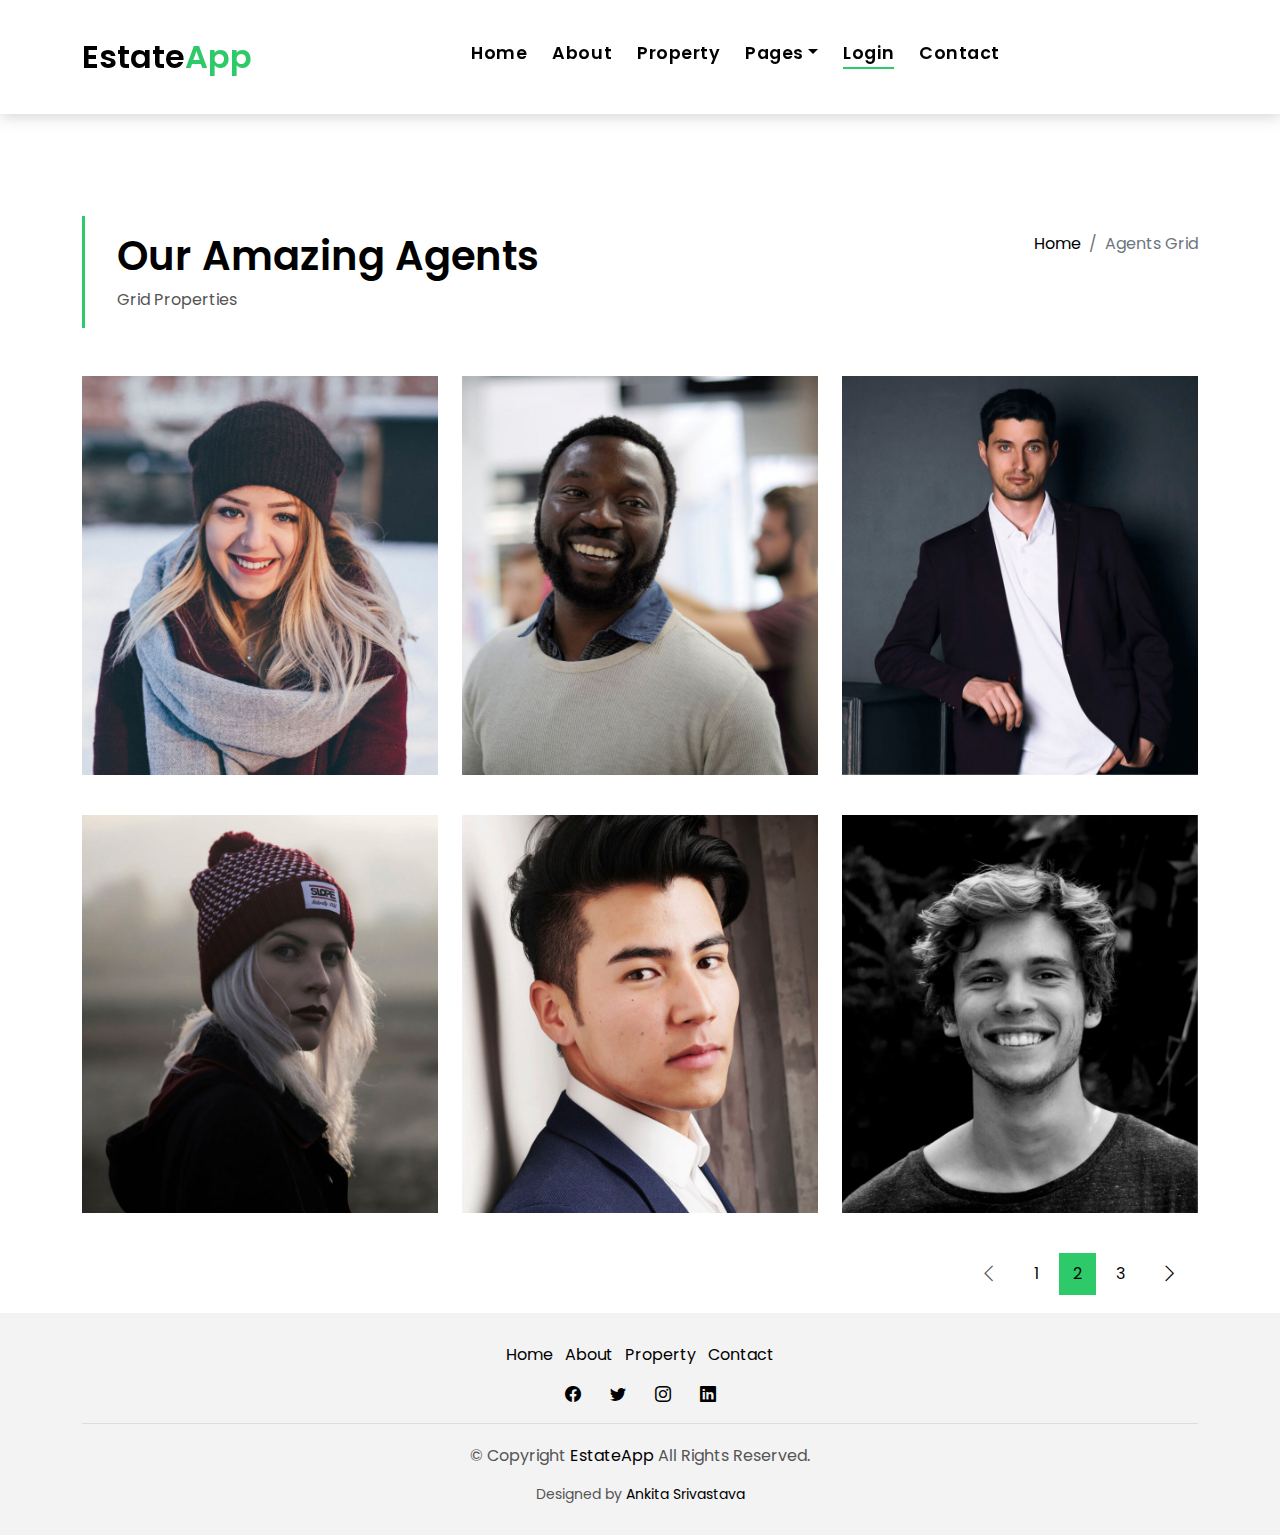
<file: EstateApp/agents-grid.html>
<!DOCTYPE html>
<html lang="en">

<head>
  <meta charset="utf-8">
  <meta content="width=device-width, initial-scale=1.0" name="viewport">

  <title>EstateAgency Bootstrap Template - Index</title>
  <meta content="" name="description">
  <meta content="" name="keywords">

  <!-- Favicons -->
  <link href="assets/img/favicon.png" rel="icon">
  <link href="assets/img/apple-touch-icon.png" rel="apple-touch-icon">

  <!-- Google Fonts -->
  <link href="https://fonts.googleapis.com/css?family=Poppins:300,400,500,600,700" rel="stylesheet">

  <!-- Vendor CSS Files -->
  <link href="assets/vendor/animate.css/animate.min.css" rel="stylesheet">
  <link href="assets/vendor/bootstrap/css/bootstrap.min.css" rel="stylesheet">
  <link href="assets/vendor/bootstrap-icons/bootstrap-icons.css" rel="stylesheet">
  <link href="assets/vendor/swiper/swiper-bundle.min.css" rel="stylesheet">

  <!-- Template Main CSS File -->
  <link href="assets/css/style.css" rel="stylesheet">

  <!-- =======================================================
  * Template Name: EstateAgency - v4.9.1
  * Template URL: https://bootstrapmade.com/real-estate-agency-bootstrap-template/
  * Author: BootstrapMade.com
  * License: https://bootstrapmade.com/license/
  ======================================================== -->
</head>

<body>

  <!-- ======= Property Search Section ======= -->
 <!-- End Property Search Section -->>

  <!-- ======= Header/Navbar ======= -->
  <nav class="navbar navbar-default navbar-trans navbar-expand-lg fixed-top">
    <div class="container">
      <button class="navbar-toggler collapsed" type="button" data-bs-toggle="collapse" data-bs-target="#navbarDefault" aria-controls="navbarDefault" aria-expanded="false" aria-label="Toggle navigation">
        <span></span>
        <span></span>
        <span></span>
      </button>
      <a class="navbar-brand text-brand" href="index.html">Estate<span class="color-b">App</span></a>

      <div class="navbar-collapse collapse justify-content-center" id="navbarDefault">
        <ul class="navbar-nav">

          <li class="nav-item">
            <a class="nav-link " href="index.html">Home</a>
          </li>

          <li class="nav-item">
            <a class="nav-link " href="about.html">About</a>
          </li>

          <li class="nav-item">
            <a class="nav-link " href="property-grid.html">Property</a>
          </li>

          

          <li class="nav-item dropdown">
            <a class="nav-link dropdown-toggle" href="#" id="navbarDropdown" role="button" data-bs-toggle="dropdown" aria-haspopup="true" aria-expanded="false">Pages</a>
            <div class="dropdown-menu">
              <a class="dropdown-item " href="property-single.html">Property Single</a>
              
              <a class="dropdown-item active" href="agents-grid.html">Agents Grid</a>
              
            </div>
          </li>
          <li class="nav-item">
            <a class="nav-link active" href="login.html">Login</a>
          </li>
          <li class="nav-item">
            <a class="nav-link " href="contact.html">Contact</a>
          </li>
        </ul>
      </div>

     

    </div>
  </nav><!-- End Header/Navbar -->

  <main id="main">
    <!-- =======Intro Single ======= -->
    <section class="intro-single">
      <div class="container">
        <div class="row">
          <div class="col-md-12 col-lg-8">
            <div class="title-single-box">
              <h1 class="title-single">Our Amazing Agents</h1>
              <span class="color-text-a">Grid Properties</span>
            </div>
          </div>
          <div class="col-md-12 col-lg-4">
            <nav aria-label="breadcrumb" class="breadcrumb-box d-flex justify-content-lg-end">
              <ol class="breadcrumb">
                <li class="breadcrumb-item">
                  <a href="#">Home</a>
                </li>
                <li class="breadcrumb-item active" aria-current="page">
                  Agents Grid
                </li>
              </ol>
            </nav>
          </div>
        </div>
      </div>
    </section><!-- End Intro Single-->

    <!-- ======= Agents Grid ======= -->
    <section class="agents-grid grid">
      <div class="container">
        <div class="row">
          <div class="col-md-4">
            <div class="card-box-d">
              <div class="card-img-d">
                <img src="assets/img/agent-4.jpg" alt="" class="img-d img-fluid">
              </div>
              <div class="card-overlay card-overlay-hover">
                <div class="card-header-d">
                  <div class="card-title-d align-self-center">
                    <h3 class="title-d">
                      <a href="#" class="link-two">Margaret Sotillo
                        <br> Escala</a>
                    </h3>
                  </div>
                </div>
                <div class="card-body-d">
                  <p class="content-d color-text-a">
                    Sed porttitor lectus nibh, Cras ultricies ligula sed magna dictum porta two.
                  </p>
                  <div class="info-agents color-a">
                    <p>
                      <strong>Phone: </strong> +54 356 945234
                    </p>
                    <p>
                      <strong>Email: </strong> agents@example.com
                    </p>
                  </div>
                </div>
                <div class="card-footer-d">
                  <div class="socials-footer d-flex justify-content-center">
                    <ul class="list-inline">
                      <li class="list-inline-item">
                        <a href="#" class="link-one">
                          <i class="bi bi-facebook" aria-hidden="true"></i>
                        </a>
                      </li>
                      <li class="list-inline-item">
                        <a href="#" class="link-one">
                          <i class="bi bi-twitter" aria-hidden="true"></i>
                        </a>
                      </li>
                      <li class="list-inline-item">
                        <a href="#" class="link-one">
                          <i class="bi bi-instagram" aria-hidden="true"></i>
                        </a>
                      </li>
                      <li class="list-inline-item">
                        <a href="#" class="link-one">
                          <i class="bi bi-linkedin" aria-hidden="true"></i>
                        </a>
                      </li>
                    </ul>
                  </div>
                </div>
              </div>
            </div>
          </div>
          <div class="col-md-4">
            <div class="card-box-d">
              <div class="card-img-d">
                <img src="assets/img/agent-2.jpg" alt="" class="img-d img-fluid">
              </div>
              <div class="card-overlay card-overlay-hover">
                <div class="card-header-d">
                  <div class="card-title-d align-self-center">
                    <h3 class="title-d">
                      <a href="#" class="link-two">Margaret Sotillo
                        <br> Escala</a>
                    </h3>
                  </div>
                </div>
                <div class="card-body-d">
                  <p class="content-d color-text-a">
                    Sed porttitor lectus nibh, Cras ultricies ligula sed magna dictum porta two.
                  </p>
                  <div class="info-agents color-a">
                    <p>
                      <strong>Phone: </strong> +54 356 945234
                    </p>
                    <p>
                      <strong>Email: </strong> agents@example.com
                    </p>
                  </div>
                </div>
                <div class="card-footer-d">
                  <div class="socials-footer d-flex justify-content-center">
                    <ul class="list-inline">
                      <li class="list-inline-item">
                        <a href="#" class="link-one">
                          <i class="bi bi-facebook" aria-hidden="true"></i>
                        </a>
                      </li>
                      <li class="list-inline-item">
                        <a href="#" class="link-one">
                          <i class="bi bi-twitter" aria-hidden="true"></i>
                        </a>
                      </li>
                      <li class="list-inline-item">
                        <a href="#" class="link-one">
                          <i class="bi bi-instagram" aria-hidden="true"></i>
                        </a>
                      </li>
                      <li class="list-inline-item">
                        <a href="#" class="link-one">
                          <i class="bi bi-linkedin" aria-hidden="true"></i>
                        </a>
                      </li>
                    </ul>
                  </div>
                </div>
              </div>
            </div>
          </div>
          <div class="col-md-4">
            <div class="card-box-d">
              <div class="card-img-d">
                <img src="assets/img/agent-3.jpg" alt="" class="img-d img-fluid">
              </div>
              <div class="card-overlay card-overlay-hover">
                <div class="card-header-d">
                  <div class="card-title-d align-self-center">
                    <h3 class="title-d">
                      <a href="#" class="link-two">Margaret Sotillo
                        <br> Escala</a>
                    </h3>
                  </div>
                </div>
                <div class="card-body-d">
                  <p class="content-d color-text-a">
                    Sed porttitor lectus nibh, Cras ultricies ligula sed magna dictum porta two.
                  </p>
                  <div class="info-agents color-a">
                    <p>
                      <strong>Phone: </strong> +54 356 945234
                    </p>
                    <p>
                      <strong>Email: </strong> agents@example.com
                    </p>
                  </div>
                </div>
                <div class="card-footer-d">
                  <div class="socials-footer d-flex justify-content-center">
                    <ul class="list-inline">
                      <li class="list-inline-item">
                        <a href="#" class="link-one">
                          <i class="bi bi-facebook" aria-hidden="true"></i>
                        </a>
                      </li>
                      <li class="list-inline-item">
                        <a href="#" class="link-one">
                          <i class="bi bi-twitter" aria-hidden="true"></i>
                        </a>
                      </li>
                      <li class="list-inline-item">
                        <a href="#" class="link-one">
                          <i class="bi bi-instagram" aria-hidden="true"></i>
                        </a>
                      </li>
                      <li class="list-inline-item">
                        <a href="#" class="link-one">
                          <i class="bi bi-linkedin" aria-hidden="true"></i>
                        </a>
                      </li>
                    </ul>
                  </div>
                </div>
              </div>
            </div>
          </div>
          <div class="col-md-4">
            <div class="card-box-d">
              <div class="card-img-d">
                <img src="assets/img/agent-5.jpg" alt="" class="img-d img-fluid">
              </div>
              <div class="card-overlay card-overlay-hover">
                <div class="card-header-d">
                  <div class="card-title-d align-self-center">
                    <h3 class="title-d">
                      <a href="#" class="link-two">Margaret Sotillo
                        <br> Escala</a>
                    </h3>
                  </div>
                </div>
                <div class="card-body-d">
                  <p class="content-d color-text-a">
                    Sed porttitor lectus nibh, Cras ultricies ligula sed magna dictum porta two.
                  </p>
                  <div class="info-agents color-a">
                    <p>
                      <strong>Phone: </strong> +54 356 945234
                    </p>
                    <p>
                      <strong>Email: </strong> agents@example.com
                    </p>
                  </div>
                </div>
                <div class="card-footer-d">
                  <div class="socials-footer d-flex justify-content-center">
                    <ul class="list-inline">
                      <li class="list-inline-item">
                        <a href="#" class="link-one">
                          <i class="bi bi-facebook" aria-hidden="true"></i>
                        </a>
                      </li>
                      <li class="list-inline-item">
                        <a href="#" class="link-one">
                          <i class="bi bi-twitter" aria-hidden="true"></i>
                        </a>
                      </li>
                      <li class="list-inline-item">
                        <a href="#" class="link-one">
                          <i class="bi bi-instagram" aria-hidden="true"></i>
                        </a>
                      </li>
                      <li class="list-inline-item">
                        <a href="#" class="link-one">
                          <i class="bi bi-linkedin" aria-hidden="true"></i>
                        </a>
                      </li>
                    </ul>
                  </div>
                </div>
              </div>
            </div>
          </div>
          <div class="col-md-4">
            <div class="card-box-d">
              <div class="card-img-d">
                <img src="assets/img/agent-1.jpg" alt="" class="img-d img-fluid">
              </div>
              <div class="card-overlay card-overlay-hover">
                <div class="card-header-d">
                  <div class="card-title-d align-self-center">
                    <h3 class="title-d">
                      <a href="#" class="link-two">Margaret Sotillo
                        <br> Escala</a>
                    </h3>
                  </div>
                </div>
                <div class="card-body-d">
                  <p class="content-d color-text-a">
                    Sed porttitor lectus nibh, Cras ultricies ligula sed magna dictum porta two.
                  </p>
                  <div class="info-agents color-a">
                    <p>
                      <strong>Phone: </strong> +54 356 945234
                    </p>
                    <p>
                      <strong>Email: </strong> agents@example.com
                    </p>
                  </div>
                </div>
                <div class="card-footer-d">
                  <div class="socials-footer d-flex justify-content-center">
                    <ul class="list-inline">
                      <li class="list-inline-item">
                        <a href="#" class="link-one">
                          <i class="bi bi-facebook" aria-hidden="true"></i>
                        </a>
                      </li>
                      <li class="list-inline-item">
                        <a href="#" class="link-one">
                          <i class="bi bi-twitter" aria-hidden="true"></i>
                        </a>
                      </li>
                      <li class="list-inline-item">
                        <a href="#" class="link-one">
                          <i class="bi bi-instagram" aria-hidden="true"></i>
                        </a>
                      </li>
                      <li class="list-inline-item">
                        <a href="#" class="link-one">
                          <i class="bi bi-linkedin" aria-hidden="true"></i>
                        </a>
                      </li>
                    </ul>
                  </div>
                </div>
              </div>
            </div>
          </div>
          <div class="col-md-4">
            <div class="card-box-d">
              <div class="card-img-d">
                <img src="assets/img/agent-6.jpg" alt="" class="img-d img-fluid">
              </div>
              <div class="card-overlay card-overlay-hover">
                <div class="card-header-d">
                  <div class="card-title-d align-self-center">
                    <h3 class="title-d">
                      <a href="#" class="link-two">Margaret Sotillo
                        <br> Escala</a>
                    </h3>
                  </div>
                </div>
                <div class="card-body-d">
                  <p class="content-d color-text-a">
                    Sed porttitor lectus nibh, Cras ultricies ligula sed magna dictum porta two.
                  </p>
                  <div class="info-agents color-a">
                    <p>
                      <strong>Phone: </strong> +54 356 945234
                    </p>
                    <p>
                      <strong>Email: </strong> agents@example.com
                    </p>
                  </div>
                </div>
                <div class="card-footer-d">
                  <div class="socials-footer d-flex justify-content-center">
                    <ul class="list-inline">
                      <li class="list-inline-item">
                        <a href="#" class="link-one">
                          <i class="bi bi-facebook" aria-hidden="true"></i>
                        </a>
                      </li>
                      <li class="list-inline-item">
                        <a href="#" class="link-one">
                          <i class="bi bi-twitter" aria-hidden="true"></i>
                        </a>
                      </li>
                      <li class="list-inline-item">
                        <a href="#" class="link-one">
                          <i class="bi bi-instagram" aria-hidden="true"></i>
                        </a>
                      </li>
                      <li class="list-inline-item">
                        <a href="#" class="link-one">
                          <i class="bi bi-linkedin" aria-hidden="true"></i>
                        </a>
                      </li>
                    </ul>
                  </div>
                </div>
              </div>
            </div>
          </div>
        </div>
        <div class="row">
          <div class="col-sm-12">
            <nav class="pagination-a">
              <ul class="pagination justify-content-end">
                <li class="page-item disabled">
                  <a class="page-link" href="#" tabindex="-1">
                    <span class="bi bi-chevron-left"></span>
                  </a>
                </li>
                <li class="page-item">
                  <a class="page-link" href="#">1</a>
                </li>
                <li class="page-item active">
                  <a class="page-link" href="#">2</a>
                </li>
                <li class="page-item">
                  <a class="page-link" href="#">3</a>
                </li>
                <li class="page-item next">
                  <a class="page-link" href="#">
                    <span class="bi bi-chevron-right"></span>
                  </a>
                </li>
              </ul>
            </nav>
          </div>
        </div>
      </div>
    </section><!-- End Agents Grid-->

  </main><!-- End #main -->

  <!-- ======= Footer ======= -->
 
  <footer>
    <div class="container">
      <div class="row">
        <div class="col-md-12">
          <nav class="nav-footer">
            <ul class="list-inline">
              <li class="list-inline-item">
                <a href="index.html">Home</a>
              </li>
              <li class="list-inline-item">
                <a href="about.html">About</a>
              </li>
              <li class="list-inline-item">
                <a href="property-grid.html">Property</a>
              </li>
              
              <li class="list-inline-item">
                <a href="contact.html">Contact</a>
              </li>
            </ul>
          </nav>
          <div class="socials-a">
            <ul class="list-inline">
              <li class="list-inline-item">
                <a href="#">
                  <i class="bi bi-facebook" aria-hidden="true"></i>
                </a>
              </li>
              <li class="list-inline-item">
                <a href="#">
                  <i class="bi bi-twitter" aria-hidden="true"></i>
                </a>
              </li>
              <li class="list-inline-item">
                <a href="#">
                  <i class="bi bi-instagram" aria-hidden="true"></i>
                </a>
              </li>
              <li class="list-inline-item">
                <a href="#">
                  <i class="bi bi-linkedin" aria-hidden="true"></i>
                </a>
              </li>
            </ul>
          </div>
          <div class="copyright-footer">
            <p class="copyright color-text-a">
              &copy; Copyright
              <span class="color-a">EstateApp</span> All Rights Reserved.
            </p>
          </div>
          <div class="credits">
            
            Designed by <a href="https://bootstrapmade.com/">Ankita Srivastava</a>
          </div>
        </div>
      </div>
    </div>
  </footer><!-- End  Footer -->

  <div id="preloader"></div>
  <a href="#" class="back-to-top d-flex align-items-center justify-content-center"><i class="bi bi-arrow-up-short"></i></a>

  <!-- Vendor JS Files -->
  <script src="assets/vendor/bootstrap/js/bootstrap.bundle.min.js"></script>
  <script src="assets/vendor/swiper/swiper-bundle.min.js"></script>
  <script src="assets/vendor/php-email-form/validate.js"></script>

  <!-- Template Main JS File -->
  <script src="assets/js/main.js"></script>

</body>

</html>
</file>
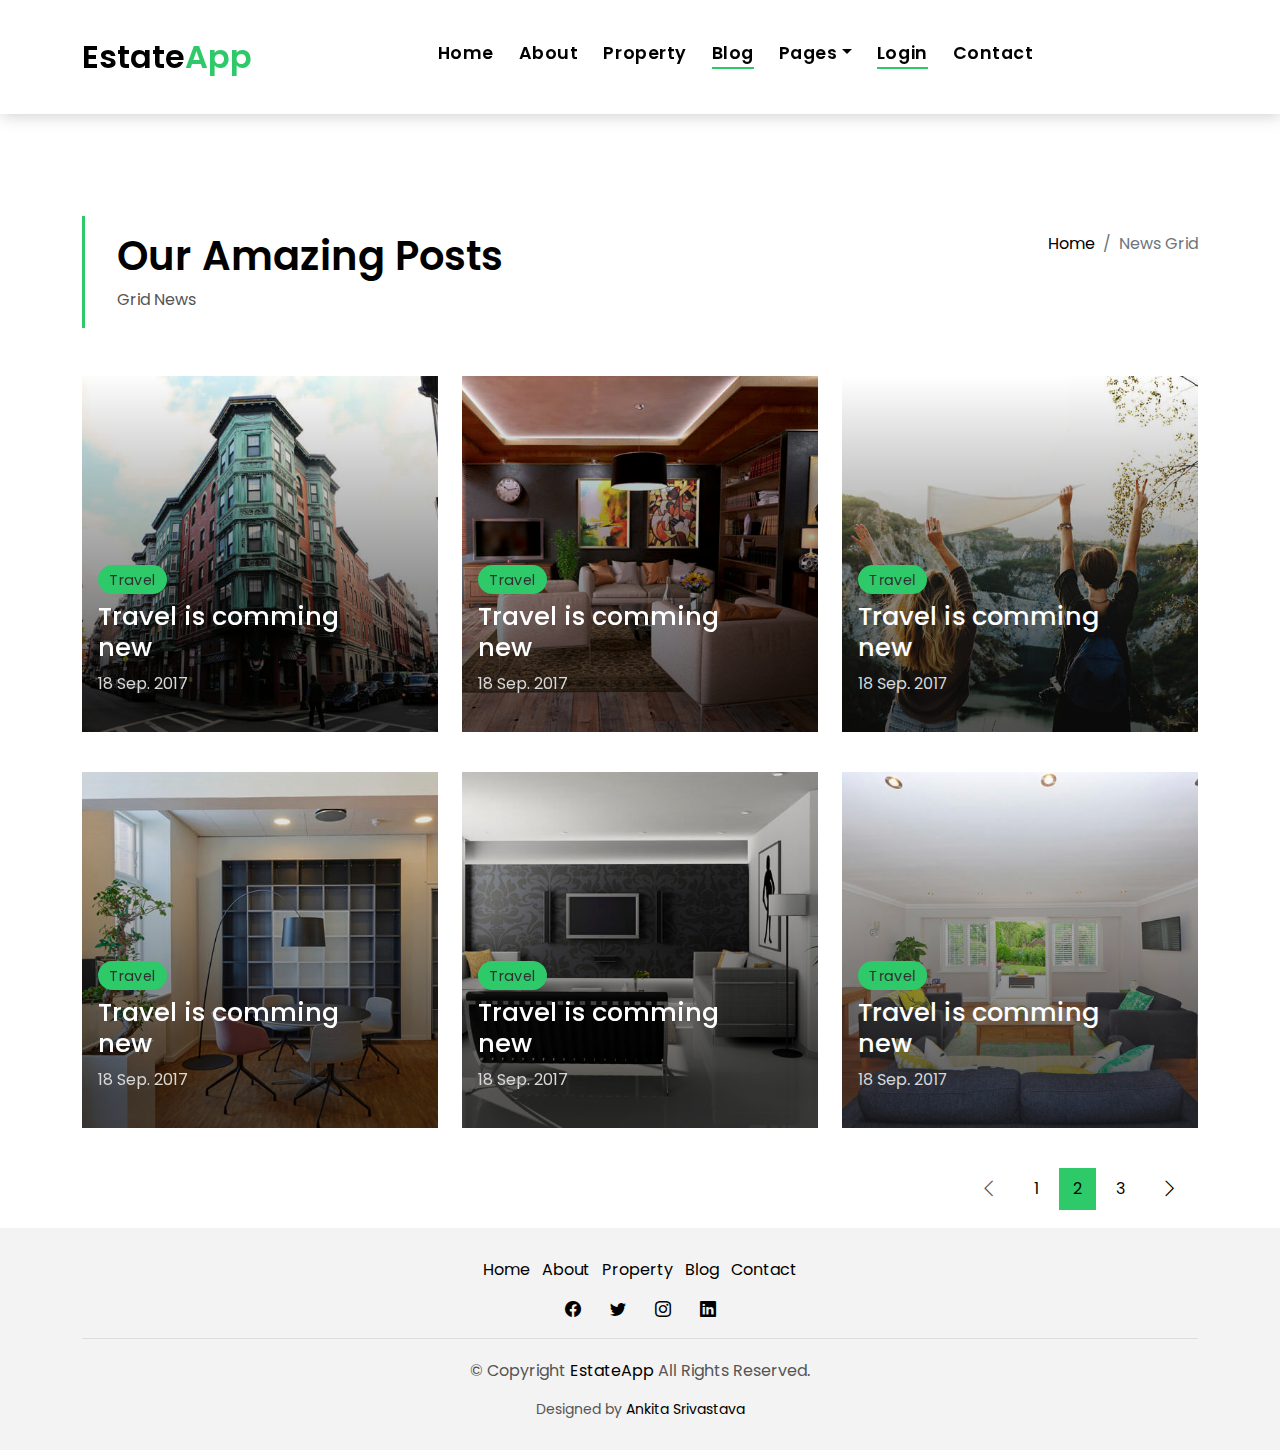
<file: EstateApp/blog-grid.html>
<!DOCTYPE html>
<html lang="en">

<head>
  <meta charset="utf-8">
  <meta content="width=device-width, initial-scale=1.0" name="viewport">

  <title>EstateAgency Bootstrap Template - Index</title>
  <meta content="" name="description">
  <meta content="" name="keywords">

  <!-- Favicons -->
  <link href="assets/img/favicon.png" rel="icon">
  <link href="assets/img/apple-touch-icon.png" rel="apple-touch-icon">

  <!-- Google Fonts -->
  <link href="https://fonts.googleapis.com/css?family=Poppins:300,400,500,600,700" rel="stylesheet">

  <!-- Vendor CSS Files -->
  <link href="assets/vendor/animate.css/animate.min.css" rel="stylesheet">
  <link href="assets/vendor/bootstrap/css/bootstrap.min.css" rel="stylesheet">
  <link href="assets/vendor/bootstrap-icons/bootstrap-icons.css" rel="stylesheet">
  <link href="assets/vendor/swiper/swiper-bundle.min.css" rel="stylesheet">

  <!-- Template Main CSS File -->
  <link href="assets/css/style.css" rel="stylesheet">


</head>

<body>

  <!-- ======= Property Search Section ======= -->
  
  <!-- End Property Search Section -->>

  <!-- ======= Header/Navbar ======= -->
  <nav class="navbar navbar-default navbar-trans navbar-expand-lg fixed-top">
    <div class="container">
      <button class="navbar-toggler collapsed" type="button" data-bs-toggle="collapse" data-bs-target="#navbarDefault" aria-controls="navbarDefault" aria-expanded="false" aria-label="Toggle navigation">
        <span></span>
        <span></span>
        <span></span>
      </button>
      <a class="navbar-brand text-brand" href="index.html">Estate<span class="color-b">App</span></a>

      <div class="navbar-collapse collapse justify-content-center" id="navbarDefault">
        <ul class="navbar-nav">

          <li class="nav-item">
            <a class="nav-link " href="index.html">Home</a>
          </li>

          <li class="nav-item">
            <a class="nav-link " href="about.html">About</a>
          </li>

          <li class="nav-item">
            <a class="nav-link " href="property-grid.html">Property</a>
          </li>

          <li class="nav-item">
            <a class="nav-link active" href="blog-grid.html">Blog</a>
          </li>

          <li class="nav-item dropdown">
            <a class="nav-link dropdown-toggle" href="#" id="navbarDropdown" role="button" data-bs-toggle="dropdown" aria-haspopup="true" aria-expanded="false">Pages</a>
            <div class="dropdown-menu">
              <a class="dropdown-item " href="property-single.html">Property Single</a>
              
              <a class="dropdown-item " href="agents-grid.html">Agents Grid</a>
              <a class="dropdown-item " href="agent-single.html">Agent Single</a>
            </div>
          </li>
          <li class="nav-item">
            <a class="nav-link active" href="login.html">Login</a>
          </li>
          <li class="nav-item">
            <a class="nav-link " href="contact.html">Contact</a>
          </li>
        </ul>
      </div>

     

    </div>
  </nav><!-- End Header/Navbar -->

  <main id="main">

    <!-- ======= Intro Single ======= -->
    <section class="intro-single">
      <div class="container">
        <div class="row">
          <div class="col-md-12 col-lg-8">
            <div class="title-single-box">
              <h1 class="title-single">Our Amazing Posts</h1>
              <span class="color-text-a">Grid News</span>
            </div>
          </div>
          <div class="col-md-12 col-lg-4">
            <nav aria-label="breadcrumb" class="breadcrumb-box d-flex justify-content-lg-end">
              <ol class="breadcrumb">
                <li class="breadcrumb-item">
                  <a href="index.html">Home</a>
                </li>
                <li class="breadcrumb-item active" aria-current="page">
                  News Grid
                </li>
              </ol>
            </nav>
          </div>
        </div>
      </div>
    </section><!-- End Intro Single-->

    <!-- =======  Blog Grid ======= -->
    <section class="news-grid grid">
      <div class="container">
        <div class="row">
          <div class="col-md-4">
            <div class="card-box-b card-shadow news-box">
              <div class="img-box-b">
                <img src="assets/img/post-1.jpg" alt="" class="img-b img-fluid">
              </div>
              <div class="card-overlay">
                <div class="card-header-b">
                  <div class="card-category-b">
                    <a href="#" class="category-b">Travel</a>
                  </div>
                  <div class="card-title-b">
                    <h2 class="title-2">
                      <a href="blog-single.html">Travel is comming
                        <br> new</a>
                    </h2>
                  </div>
                  <div class="card-date">
                    <span class="date-b">18 Sep. 2017</span>
                  </div>
                </div>
              </div>
            </div>
          </div>
          <div class="col-md-4">
            <div class="card-box-b card-shadow news-box">
              <div class="img-box-b">
                <img src="assets/img/post-2.jpg" alt="" class="img-b img-fluid">
              </div>
              <div class="card-overlay">
                <div class="card-header-b">
                  <div class="card-category-b">
                    <a href="blog-single.html" class="category-b">Travel</a>
                  </div>
                  <div class="card-title-b">
                    <h2 class="title-2">
                      <a href="blog-single.html">Travel is comming
                        <br> new</a>
                    </h2>
                  </div>
                  <div class="card-date">
                    <span class="date-b">18 Sep. 2017</span>
                  </div>
                </div>
              </div>
            </div>
          </div>
          <div class="col-md-4">
            <div class="card-box-b card-shadow news-box">
              <div class="img-box-b">
                <img src="assets/img/post-3.jpg" alt="" class="img-b img-fluid">
              </div>
              <div class="card-overlay">
                <div class="card-header-b">
                  <div class="card-category-b">
                    <a href="#" class="category-b">Travel</a>
                  </div>
                  <div class="card-title-b">
                    <h2 class="title-2">
                      <a href="blog-single.html">Travel is comming
                        <br> new</a>
                    </h2>
                  </div>
                  <div class="card-date">
                    <span class="date-b">18 Sep. 2017</span>
                  </div>
                </div>
              </div>
            </div>
          </div>
          <div class="col-md-4">
            <div class="card-box-b card-shadow news-box">
              <div class="img-box-b">
                <img src="assets/img/post-4.jpg" alt="" class="img-b img-fluid">
              </div>
              <div class="card-overlay">
                <div class="card-header-b">
                  <div class="card-category-b">
                    <a href="#" class="category-b">Travel</a>
                  </div>
                  <div class="card-title-b">
                    <h2 class="title-2">
                      <a href="blog-single.html">Travel is comming
                        <br> new</a>
                    </h2>
                  </div>
                  <div class="card-date">
                    <span class="date-b">18 Sep. 2017</span>
                  </div>
                </div>
              </div>
            </div>
          </div>
          <div class="col-md-4">
            <div class="card-box-b card-shadow news-box">
              <div class="img-box-b">
                <img src="assets/img/post-5.jpg" alt="" class="img-b img-fluid">
              </div>
              <div class="card-overlay">
                <div class="card-header-b">
                  <div class="card-category-b">
                    <a href="#" class="category-b">Travel</a>
                  </div>
                  <div class="card-title-b">
                    <h2 class="title-2">
                      <a href="blog-single.html">Travel is comming
                        <br> new</a>
                    </h2>
                  </div>
                  <div class="card-date">
                    <span class="date-b">18 Sep. 2017</span>
                  </div>
                </div>
              </div>
            </div>
          </div>
          <div class="col-md-4">
            <div class="card-box-b card-shadow news-box">
              <div class="img-box-b">
                <img src="assets/img/post-6.jpg" alt="" class="img-b img-fluid">
              </div>
              <div class="card-overlay">
                <div class="card-header-b">
                  <div class="card-category-b">
                    <a href="#" class="category-b">Travel</a>
                  </div>
                  <div class="card-title-b">
                    <h2 class="title-2">
                      <a href="blog-single.html">Travel is comming
                        <br> new</a>
                    </h2>
                  </div>
                  <div class="card-date">
                    <span class="date-b">18 Sep. 2017</span>
                  </div>
                </div>
              </div>
            </div>
          </div>
        </div>
        <div class="row">
          <div class="col-sm-12">
            <nav class="pagination-a">
              <ul class="pagination justify-content-end">
                <li class="page-item disabled">
                  <a class="page-link" href="#" tabindex="-1">
                    <span class="bi bi-chevron-left"></span>
                  </a>
                </li>
                <li class="page-item">
                  <a class="page-link" href="#">1</a>
                </li>
                <li class="page-item active">
                  <a class="page-link" href="#">2</a>
                </li>
                <li class="page-item">
                  <a class="page-link" href="#">3</a>
                </li>
                <li class="page-item next">
                  <a class="page-link" href="#">
                    <span class="bi bi-chevron-right"></span>
                  </a>
                </li>
              </ul>
            </nav>
          </div>
        </div>
      </div>
    </section><!-- End Blog Grid-->

  </main><!-- End #main -->

  <!-- ======= Footer ======= -->
 
  <footer>
    <div class="container">
      <div class="row">
        <div class="col-md-12">
          <nav class="nav-footer">
            <ul class="list-inline">
              <li class="list-inline-item">
                <a href="#">Home</a>
              </li>
              <li class="list-inline-item">
                <a href="#">About</a>
              </li>
              <li class="list-inline-item">
                <a href="#">Property</a>
              </li>
              <li class="list-inline-item">
                <a href="#">Blog</a>
              </li>
              <li class="list-inline-item">
                <a href="#">Contact</a>
              </li>
            </ul>
          </nav>
          <div class="socials-a">
            <ul class="list-inline">
              <li class="list-inline-item">
                <a href="#">
                  <i class="bi bi-facebook" aria-hidden="true"></i>
                </a>
              </li>
              <li class="list-inline-item">
                <a href="#">
                  <i class="bi bi-twitter" aria-hidden="true"></i>
                </a>
              </li>
              <li class="list-inline-item">
                <a href="#">
                  <i class="bi bi-instagram" aria-hidden="true"></i>
                </a>
              </li>
              <li class="list-inline-item">
                <a href="#">
                  <i class="bi bi-linkedin" aria-hidden="true"></i>
                </a>
              </li>
            </ul>
          </div>
          <div class="copyright-footer">
            <p class="copyright color-text-a">
              &copy; Copyright
              <span class="color-a">EstateApp</span> All Rights Reserved.
            </p>
          </div>
          <div class="credits">
            <!--
            All the links in the footer should remain intact.
            You can delete the links only if you purchased the pro version.
            Licensing information: https://bootstrapmade.com/license/
            Purchase the pro version with working PHP/AJAX contact form: https://bootstrapmade.com/buy/?theme=EstateAgency
          -->
            Designed by <a href="https://bootstrapmade.com/">Ankita Srivastava</a>
          </div>
        </div>
      </div>
    </div>
  </footer><!-- End  Footer -->

  <div id="preloader"></div>
  <a href="#" class="back-to-top d-flex align-items-center justify-content-center"><i class="bi bi-arrow-up-short"></i></a>

  <!-- Vendor JS Files -->
  <script src="assets/vendor/bootstrap/js/bootstrap.bundle.min.js"></script>
  <script src="assets/vendor/swiper/swiper-bundle.min.js"></script>
  <script src="assets/vendor/php-email-form/validate.js"></script>

  <!-- Template Main JS File -->
  <script src="assets/js/main.js"></script>

</body>

</html>
</file>
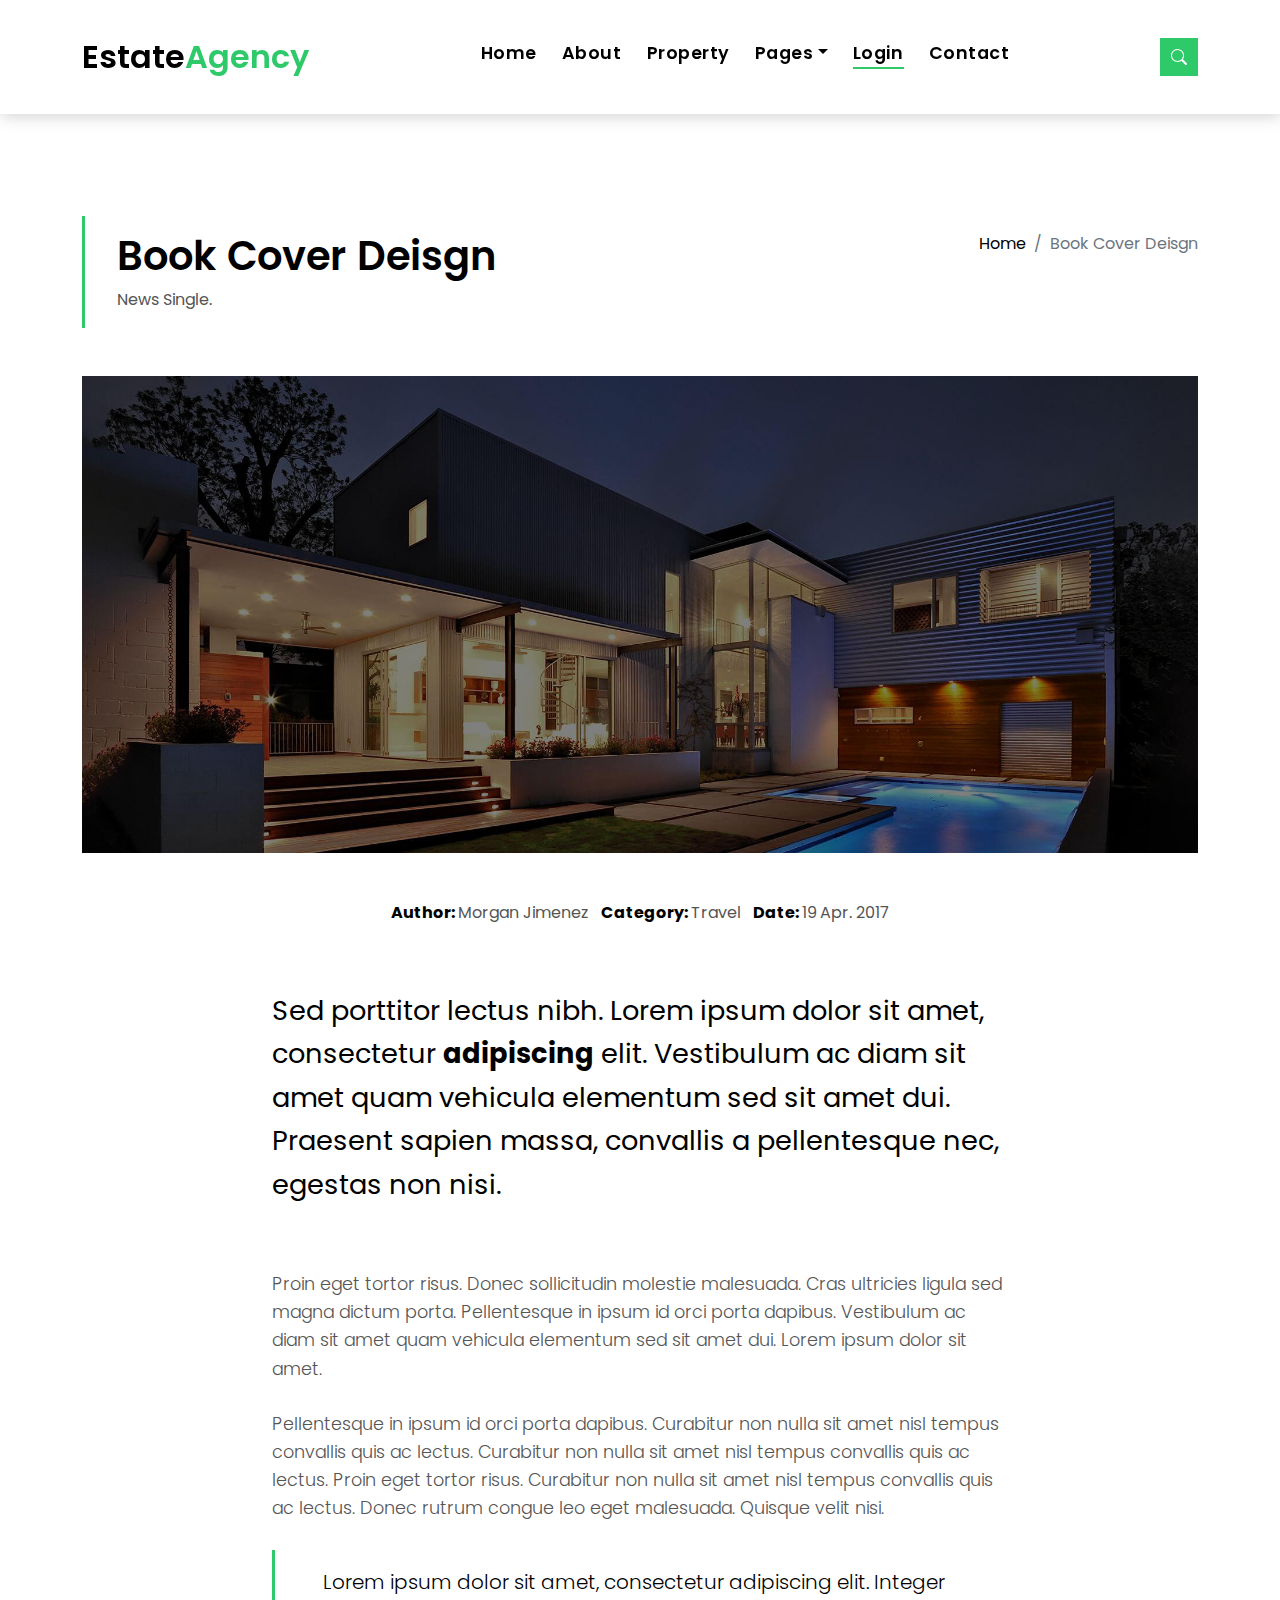
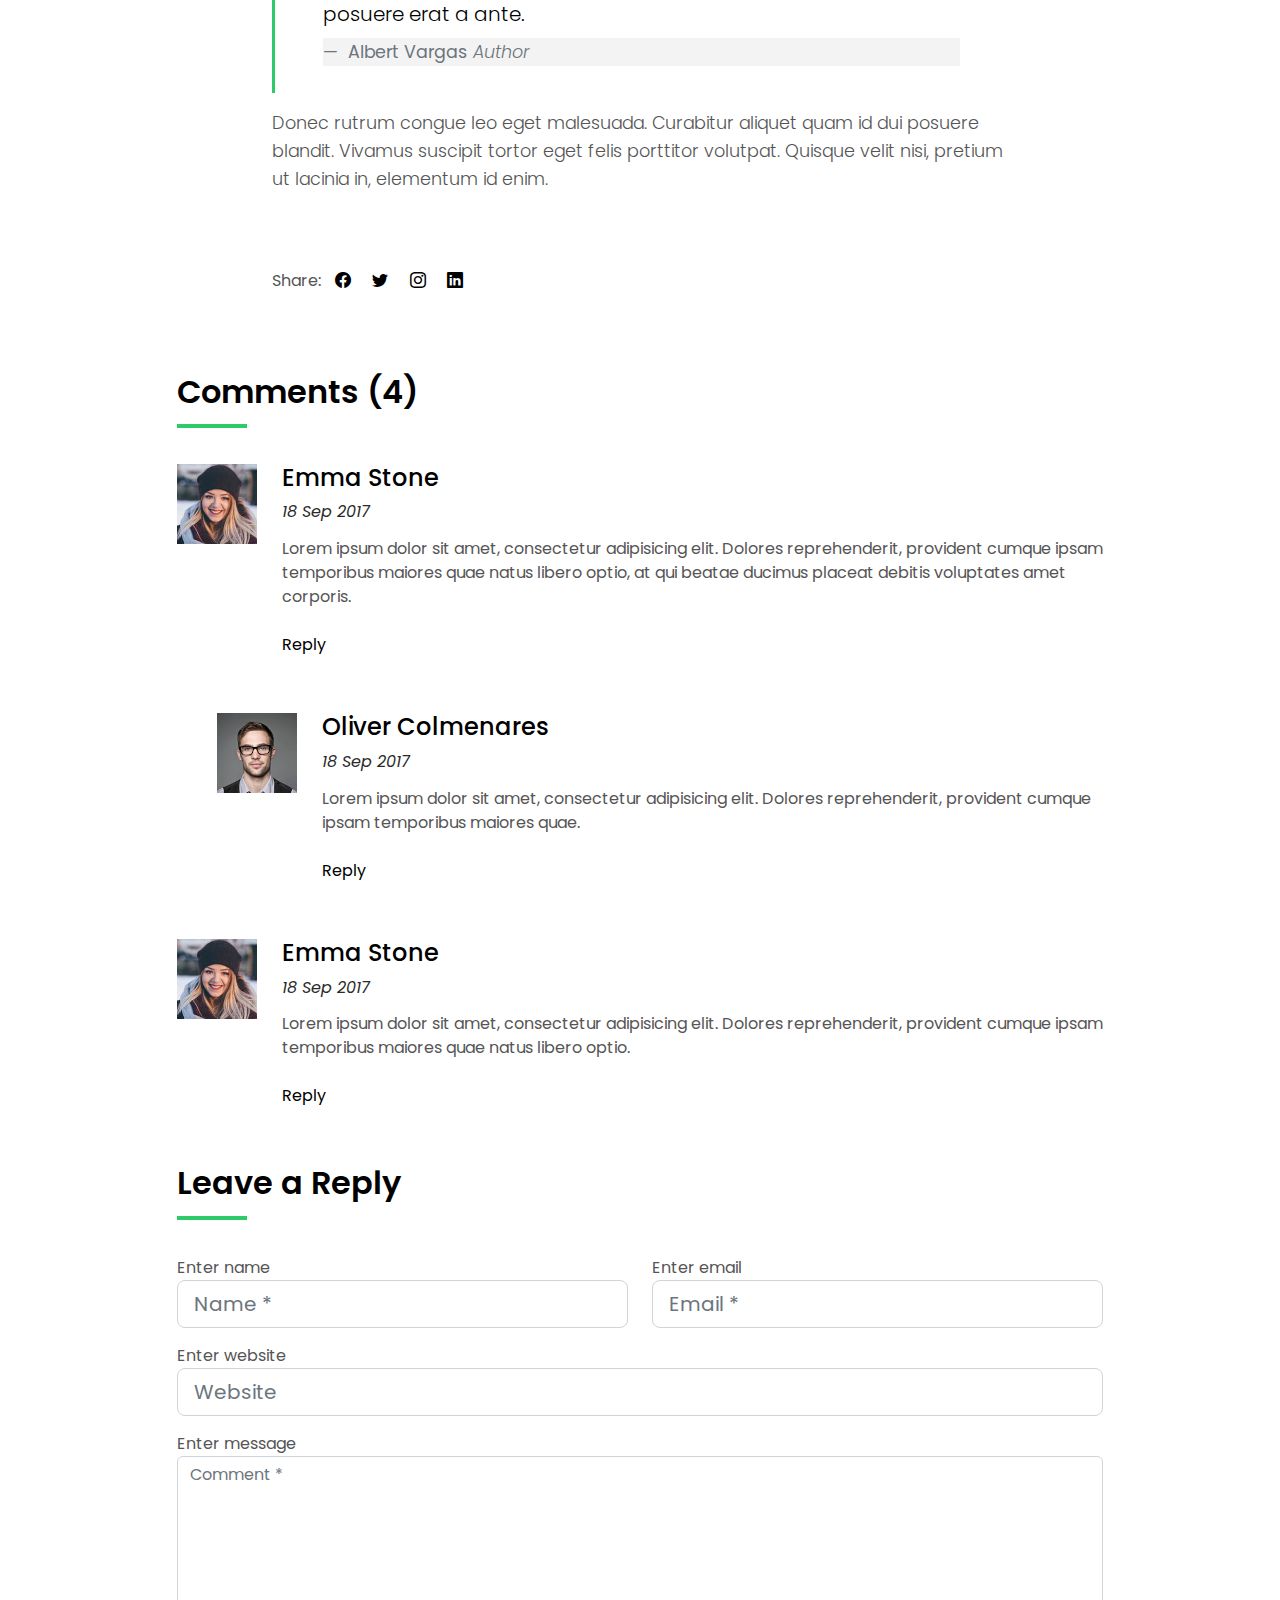
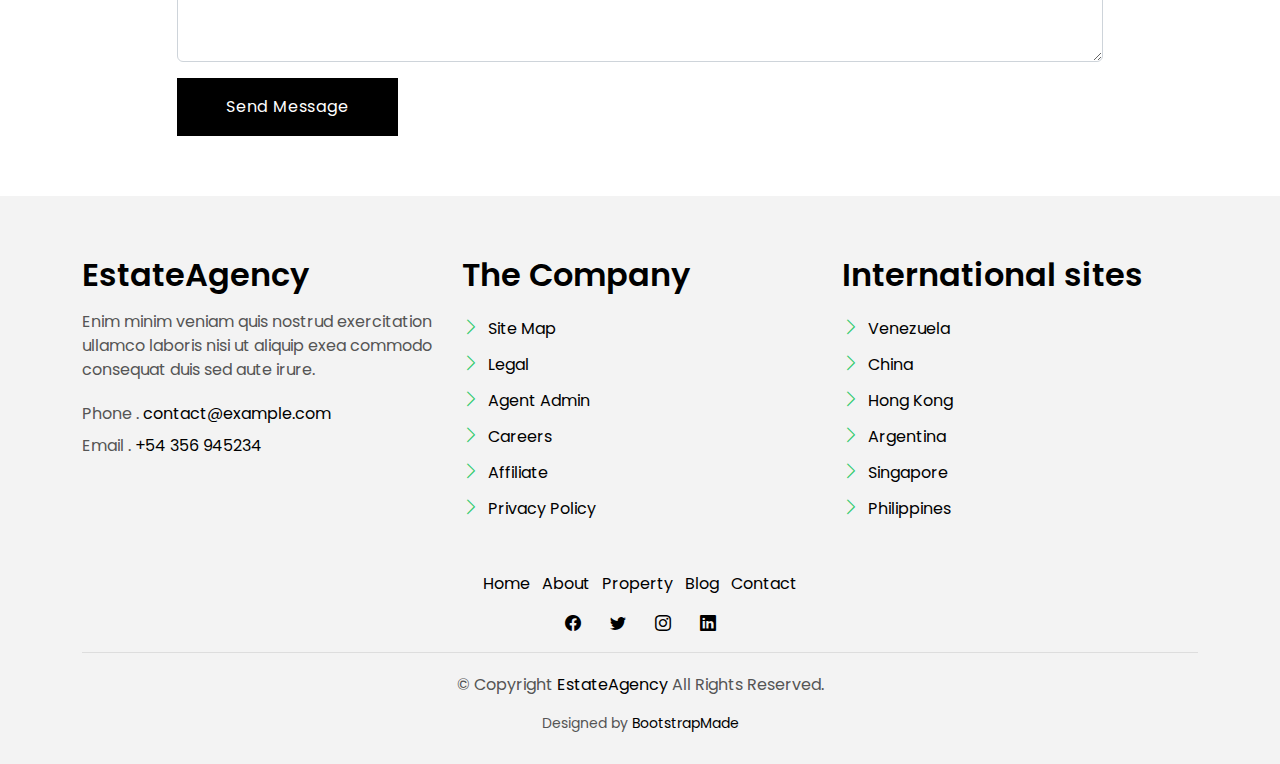
<file: EstateApp/blog-single.html>
<!DOCTYPE html>
<html lang="en">

<head>
  <meta charset="utf-8">
  <meta content="width=device-width, initial-scale=1.0" name="viewport">

  <title>EstateAgency Bootstrap Template - Index</title>
  <meta content="" name="description">
  <meta content="" name="keywords">

  <!-- Favicons -->
  <link href="assets/img/favicon.png" rel="icon">
  <link href="assets/img/apple-touch-icon.png" rel="apple-touch-icon">

  <!-- Google Fonts -->
  <link href="https://fonts.googleapis.com/css?family=Poppins:300,400,500,600,700" rel="stylesheet">

  <!-- Vendor CSS Files -->
  <link href="assets/vendor/animate.css/animate.min.css" rel="stylesheet">
  <link href="assets/vendor/bootstrap/css/bootstrap.min.css" rel="stylesheet">
  <link href="assets/vendor/bootstrap-icons/bootstrap-icons.css" rel="stylesheet">
  <link href="assets/vendor/swiper/swiper-bundle.min.css" rel="stylesheet">

  <!-- Template Main CSS File -->
  <link href="assets/css/style.css" rel="stylesheet">

  <!-- =======================================================
  * Template Name: EstateAgency - v4.9.1
  * Template URL: https://bootstrapmade.com/real-estate-agency-bootstrap-template/
  * Author: BootstrapMade.com
  * License: https://bootstrapmade.com/license/
  ======================================================== -->
</head>

<body>

  <!-- ======= Property Search Section ======= -->
 <!-- End Property Search Section -->>

  <!-- ======= Header/Navbar ======= -->
  <nav class="navbar navbar-default navbar-trans navbar-expand-lg fixed-top">
    <div class="container">
      <button class="navbar-toggler collapsed" type="button" data-bs-toggle="collapse" data-bs-target="#navbarDefault" aria-controls="navbarDefault" aria-expanded="false" aria-label="Toggle navigation">
        <span></span>
        <span></span>
        <span></span>
      </button>
      <a class="navbar-brand text-brand" href="index.html">Estate<span class="color-b">Agency</span></a>

      <div class="navbar-collapse collapse justify-content-center" id="navbarDefault">
        <ul class="navbar-nav">

          <li class="nav-item">
            <a class="nav-link " href="index.html">Home</a>
          </li>

          <li class="nav-item">
            <a class="nav-link " href="about.html">About</a>
          </li>

          <li class="nav-item">
            <a class="nav-link " href="property-grid.html">Property</a>
          </li>


          <li class="nav-item dropdown">
            <a class="nav-link dropdown-toggle" href="#" id="navbarDropdown" role="button" data-bs-toggle="dropdown" aria-haspopup="true" aria-expanded="false">Pages</a>
            <div class="dropdown-menu">
              <a class="dropdown-item " href="property-single.html">Property Single</a>
              
              <a class="dropdown-item " href="agents-grid.html">Agents Grid</a>
              
            </div>
          </li>
          <li class="nav-item">
            <a class="nav-link active" href="login.html">Login</a>
          </li>
          <li class="nav-item">
            <a class="nav-link " href="contact.html">Contact</a>
          </li>
        </ul>
      </div>

      <button type="button" class="btn btn-b-n navbar-toggle-box navbar-toggle-box-collapse" data-bs-toggle="collapse" data-bs-target="#navbarTogglerDemo01">
        <i class="bi bi-search"></i>
      </button>

    </div>
  </nav><!-- End Header/Navbar -->

  <main id="main">

    <!-- ======= Intro Single ======= -->
    <section class="intro-single">
      <div class="container">
        <div class="row">
          <div class="col-md-12 col-lg-8">
            <div class="title-single-box">
              <h1 class="title-single">Book Cover Deisgn</h1>
              <span class="color-text-a">News Single.</span>
            </div>
          </div>
          <div class="col-md-12 col-lg-4">
            <nav aria-label="breadcrumb" class="breadcrumb-box d-flex justify-content-lg-end">
              <ol class="breadcrumb">
                <li class="breadcrumb-item">
                  <a href="#">Home</a>
                </li>
                <li class="breadcrumb-item active" aria-current="page">
                  Book Cover Deisgn
                </li>
              </ol>
            </nav>
          </div>
        </div>
      </div>
    </section><!-- End Intro Single-->

    <!-- ======= Blog Single ======= -->
    <section class="news-single nav-arrow-b">
      <div class="container">
        <div class="row">
          <div class="col-sm-12">
            <div class="news-img-box">
              <img src="assets/img/slide-3.jpg" alt="" class="img-fluid">
            </div>
          </div>
          <div class="col-md-10 offset-md-1 col-lg-8 offset-lg-2">
            <div class="post-information">
              <ul class="list-inline text-center color-a">
                <li class="list-inline-item mr-2">
                  <strong>Author: </strong>
                  <span class="color-text-a">Morgan Jimenez</span>
                </li>
                <li class="list-inline-item mr-2">
                  <strong>Category: </strong>
                  <span class="color-text-a">Travel</span>
                </li>
                <li class="list-inline-item">
                  <strong>Date: </strong>
                  <span class="color-text-a">19 Apr. 2017</span>
                </li>
              </ul>
            </div>
            <div class="post-content color-text-a">
              <p class="post-intro">
                Sed porttitor lectus nibh. Lorem ipsum dolor sit amet, consectetur
                <strong>adipiscing</strong> elit. Vestibulum ac diam sit amet quam vehicula elementum sed sit amet dui.
                Praesent sapien massa, convallis a pellentesque nec, egestas non nisi.
              </p>
              <p>
                Proin eget tortor risus. Donec sollicitudin molestie malesuada. Cras ultricies ligula sed magna dictum
                porta. Pellentesque
                in ipsum id orci porta dapibus. Vestibulum ac diam sit amet quam vehicula elementum sed sit amet
                dui. Lorem ipsum dolor sit amet.
              </p>
              <p>
                Pellentesque in ipsum id orci porta dapibus. Curabitur non nulla sit amet nisl tempus convallis quis ac
                lectus. Curabitur
                non nulla sit amet nisl tempus convallis quis ac lectus. Proin eget tortor risus. Curabitur non
                nulla sit amet nisl tempus convallis quis ac lectus. Donec rutrum congue leo eget malesuada.
                Quisque velit nisi.
              </p>
              <blockquote class="blockquote">
                <p class="mb-4">Lorem ipsum dolor sit amet, consectetur adipiscing elit. Integer posuere erat a ante.</p>
                <footer class="blockquote-footer">
                  <strong>Albert Vargas</strong>
                  <cite title="Source Title">Author</cite>
                </footer>
              </blockquote>
              <p>
                Donec rutrum congue leo eget malesuada. Curabitur aliquet quam id dui posuere blandit. Vivamus suscipit
                tortor eget felis
                porttitor volutpat. Quisque velit nisi, pretium ut lacinia in, elementum id enim.
              </p>
            </div>
            <div class="post-footer">
              <div class="post-share">
                <span>Share: </span>
                <ul class="list-inline socials">
                  <li class="list-inline-item">
                    <a href="#">
                      <i class="bi bi-facebook" aria-hidden="true"></i>
                    </a>
                  </li>
                  <li class="list-inline-item">
                    <a href="#">
                      <i class="bi bi-twitter" aria-hidden="true"></i>
                    </a>
                  </li>
                  <li class="list-inline-item">
                    <a href="#">
                      <i class="bi bi-instagram" aria-hidden="true"></i>
                    </a>
                  </li>
                  <li class="list-inline-item">
                    <a href="#">
                      <i class="bi bi-linkedin" aria-hidden="true"></i>
                    </a>
                  </li>
                </ul>
              </div>
            </div>
          </div>
          <div class="col-md-10 offset-md-1 col-lg-10 offset-lg-1">
            <div class="title-box-d">
              <h3 class="title-d">Comments (4)</h3>
            </div>
            <div class="box-comments">
              <ul class="list-comments">
                <li>
                  <div class="comment-avatar">
                    <img src="assets/img/author-2.jpg" alt="">
                  </div>
                  <div class="comment-details">
                    <h4 class="comment-author">Emma Stone</h4>
                    <span>18 Sep 2017</span>
                    <p class="comment-description">
                      Lorem ipsum dolor sit amet, consectetur adipisicing elit. Dolores reprehenderit, provident cumque
                      ipsam temporibus maiores
                      quae natus libero optio, at qui beatae ducimus placeat debitis voluptates amet corporis.
                    </p>
                    <a href="3">Reply</a>
                  </div>
                </li>
                <li class="comment-children">
                  <div class="comment-avatar">
                    <img src="assets/img/author-1.jpg" alt="">
                  </div>
                  <div class="comment-details">
                    <h4 class="comment-author">Oliver Colmenares</h4>
                    <span>18 Sep 2017</span>
                    <p class="comment-description">
                      Lorem ipsum dolor sit amet, consectetur adipisicing elit. Dolores reprehenderit, provident cumque
                      ipsam temporibus maiores
                      quae.
                    </p>
                    <a href="3">Reply</a>
                  </div>
                </li>
                <li>
                  <div class="comment-avatar">
                    <img src="assets/img/author-2.jpg" alt="">
                  </div>
                  <div class="comment-details">
                    <h4 class="comment-author">Emma Stone</h4>
                    <span>18 Sep 2017</span>
                    <p class="comment-description">
                      Lorem ipsum dolor sit amet, consectetur adipisicing elit. Dolores reprehenderit, provident cumque
                      ipsam temporibus maiores
                      quae natus libero optio.
                    </p>
                    <a href="3">Reply</a>
                  </div>
                </li>
              </ul>
            </div>
            <div class="form-comments">
              <div class="title-box-d">
                <h3 class="title-d"> Leave a Reply</h3>
              </div>
              <form class="form-a">
                <div class="row">
                  <div class="col-md-6 mb-3">
                    <div class="form-group">
                      <label for="inputName">Enter name</label>
                      <input type="text" class="form-control form-control-lg form-control-a" id="inputName" placeholder="Name *" required>
                    </div>
                  </div>
                  <div class="col-md-6 mb-3">
                    <div class="form-group">
                      <label for="inputEmail1">Enter email</label>
                      <input type="email" class="form-control form-control-lg form-control-a" id="inputEmail1" placeholder="Email *" required>
                    </div>
                  </div>
                  <div class="col-md-12 mb-3">
                    <div class="form-group">
                      <label for="inputUrl">Enter website</label>
                      <input type="url" class="form-control form-control-lg form-control-a" id="inputUrl" placeholder="Website">
                    </div>
                  </div>
                  <div class="col-md-12 mb-3">
                    <div class="form-group">
                      <label for="textMessage">Enter message</label>
                      <textarea id="textMessage" class="form-control" placeholder="Comment *" name="message" cols="45" rows="8" required></textarea>
                    </div>
                  </div>
                  <div class="col-md-12">
                    <button type="submit" class="btn btn-a">Send Message</button>
                  </div>
                </div>
              </form>
            </div>
          </div>
        </div>
      </div>
    </section><!-- End Blog Single-->

  </main><!-- End #main -->

  <!-- ======= Footer ======= -->
  <section class="section-footer">
    <div class="container">
      <div class="row">
        <div class="col-sm-12 col-md-4">
          <div class="widget-a">
            <div class="w-header-a">
              <h3 class="w-title-a text-brand">EstateAgency</h3>
            </div>
            <div class="w-body-a">
              <p class="w-text-a color-text-a">
                Enim minim veniam quis nostrud exercitation ullamco laboris nisi ut aliquip exea commodo consequat duis
                sed aute irure.
              </p>
            </div>
            <div class="w-footer-a">
              <ul class="list-unstyled">
                <li class="color-a">
                  <span class="color-text-a">Phone .</span> contact@example.com
                </li>
                <li class="color-a">
                  <span class="color-text-a">Email .</span> +54 356 945234
                </li>
              </ul>
            </div>
          </div>
        </div>
        <div class="col-sm-12 col-md-4 section-md-t3">
          <div class="widget-a">
            <div class="w-header-a">
              <h3 class="w-title-a text-brand">The Company</h3>
            </div>
            <div class="w-body-a">
              <div class="w-body-a">
                <ul class="list-unstyled">
                  <li class="item-list-a">
                    <i class="bi bi-chevron-right"></i> <a href="#">Site Map</a>
                  </li>
                  <li class="item-list-a">
                    <i class="bi bi-chevron-right"></i> <a href="#">Legal</a>
                  </li>
                  <li class="item-list-a">
                    <i class="bi bi-chevron-right"></i> <a href="#">Agent Admin</a>
                  </li>
                  <li class="item-list-a">
                    <i class="bi bi-chevron-right"></i> <a href="#">Careers</a>
                  </li>
                  <li class="item-list-a">
                    <i class="bi bi-chevron-right"></i> <a href="#">Affiliate</a>
                  </li>
                  <li class="item-list-a">
                    <i class="bi bi-chevron-right"></i> <a href="#">Privacy Policy</a>
                  </li>
                </ul>
              </div>
            </div>
          </div>
        </div>
        <div class="col-sm-12 col-md-4 section-md-t3">
          <div class="widget-a">
            <div class="w-header-a">
              <h3 class="w-title-a text-brand">International sites</h3>
            </div>
            <div class="w-body-a">
              <ul class="list-unstyled">
                <li class="item-list-a">
                  <i class="bi bi-chevron-right"></i> <a href="#">Venezuela</a>
                </li>
                <li class="item-list-a">
                  <i class="bi bi-chevron-right"></i> <a href="#">China</a>
                </li>
                <li class="item-list-a">
                  <i class="bi bi-chevron-right"></i> <a href="#">Hong Kong</a>
                </li>
                <li class="item-list-a">
                  <i class="bi bi-chevron-right"></i> <a href="#">Argentina</a>
                </li>
                <li class="item-list-a">
                  <i class="bi bi-chevron-right"></i> <a href="#">Singapore</a>
                </li>
                <li class="item-list-a">
                  <i class="bi bi-chevron-right"></i> <a href="#">Philippines</a>
                </li>
              </ul>
            </div>
          </div>
        </div>
      </div>
    </div>
  </section>
  <footer>
    <div class="container">
      <div class="row">
        <div class="col-md-12">
          <nav class="nav-footer">
            <ul class="list-inline">
              <li class="list-inline-item">
                <a href="#">Home</a>
              </li>
              <li class="list-inline-item">
                <a href="#">About</a>
              </li>
              <li class="list-inline-item">
                <a href="#">Property</a>
              </li>
              <li class="list-inline-item">
                <a href="#">Blog</a>
              </li>
              <li class="list-inline-item">
                <a href="#">Contact</a>
              </li>
            </ul>
          </nav>
          <div class="socials-a">
            <ul class="list-inline">
              <li class="list-inline-item">
                <a href="#">
                  <i class="bi bi-facebook" aria-hidden="true"></i>
                </a>
              </li>
              <li class="list-inline-item">
                <a href="#">
                  <i class="bi bi-twitter" aria-hidden="true"></i>
                </a>
              </li>
              <li class="list-inline-item">
                <a href="#">
                  <i class="bi bi-instagram" aria-hidden="true"></i>
                </a>
              </li>
              <li class="list-inline-item">
                <a href="#">
                  <i class="bi bi-linkedin" aria-hidden="true"></i>
                </a>
              </li>
            </ul>
          </div>
          <div class="copyright-footer">
            <p class="copyright color-text-a">
              &copy; Copyright
              <span class="color-a">EstateAgency</span> All Rights Reserved.
            </p>
          </div>
          <div class="credits">
            <!--
            All the links in the footer should remain intact.
            You can delete the links only if you purchased the pro version.
            Licensing information: https://bootstrapmade.com/license/
            Purchase the pro version with working PHP/AJAX contact form: https://bootstrapmade.com/buy/?theme=EstateAgency
          -->
            Designed by <a href="https://bootstrapmade.com/">BootstrapMade</a>
          </div>
        </div>
      </div>
    </div>
  </footer><!-- End  Footer -->

  <div id="preloader"></div>
  <a href="#" class="back-to-top d-flex align-items-center justify-content-center"><i class="bi bi-arrow-up-short"></i></a>

  <!-- Vendor JS Files -->
  <script src="assets/vendor/bootstrap/js/bootstrap.bundle.min.js"></script>
  <script src="assets/vendor/swiper/swiper-bundle.min.js"></script>
  <script src="assets/vendor/php-email-form/validate.js"></script>

  <!-- Template Main JS File -->
  <script src="assets/js/main.js"></script>

</body>

</html>
</file>
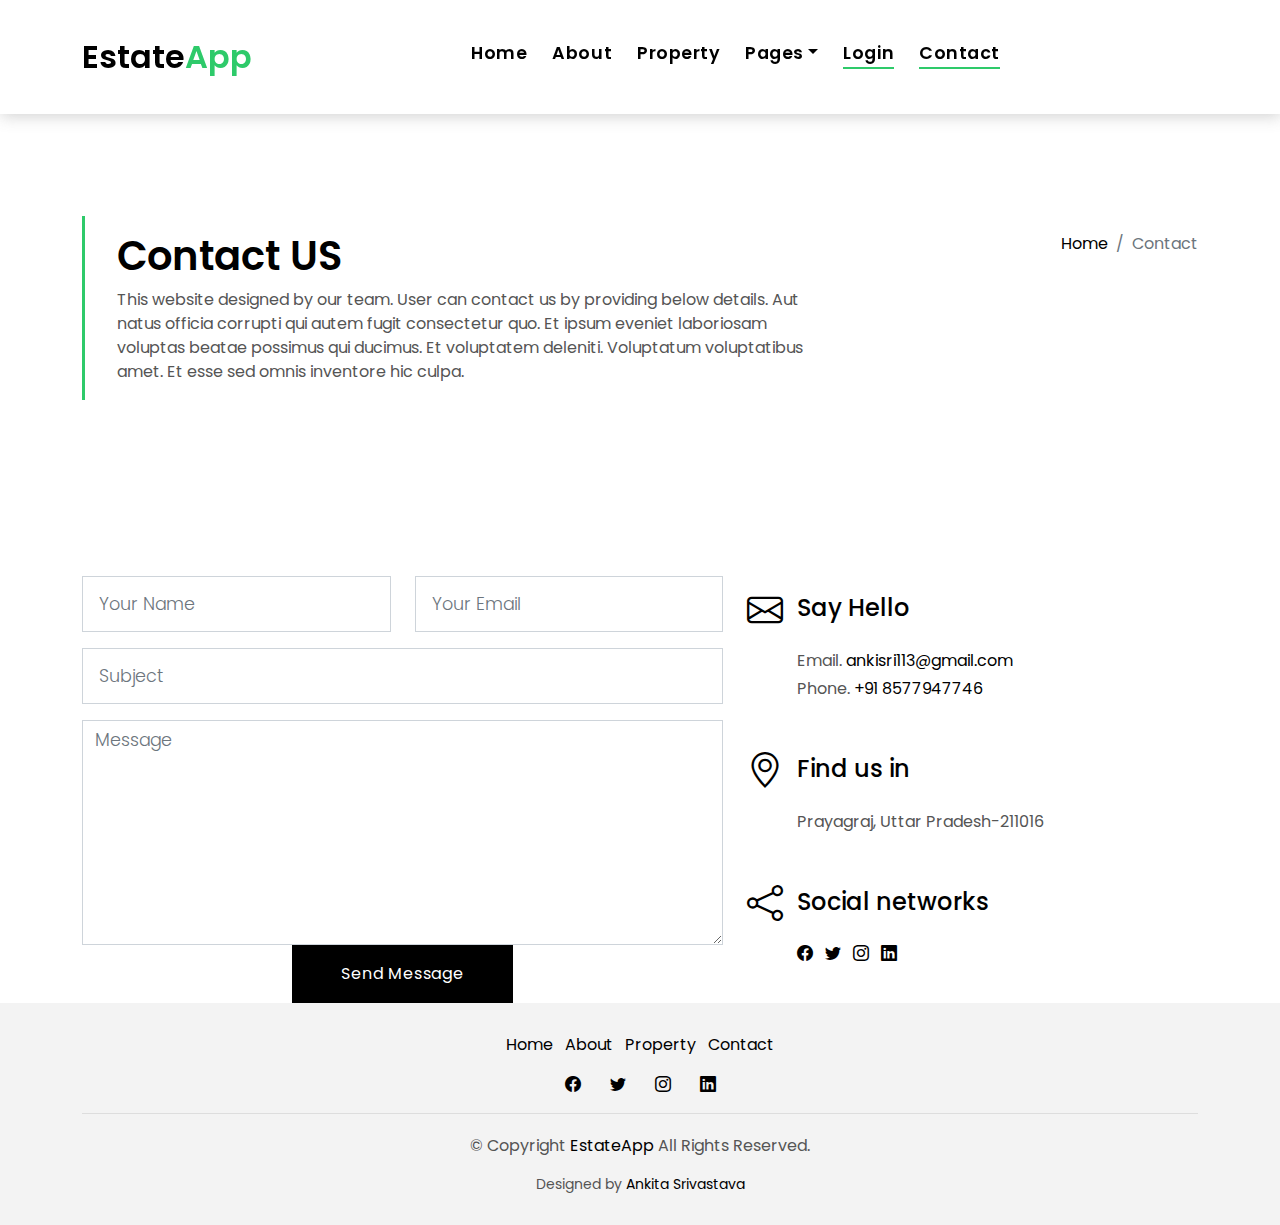
<file: EstateApp/contact.html>
<!DOCTYPE html>
<html lang="en">

<head>
  <meta charset="utf-8">
  <meta content="width=device-width, initial-scale=1.0" name="viewport">

  <title> Real E-state Contact</title>
  <meta content="" name="description">
  <meta content="" name="keywords">

  <!-- Favicons -->
  <link href="assets/img/favicon.png" rel="icon">
  <link href="assets/img/apple-touch-icon.png" rel="apple-touch-icon">

  <!-- Google Fonts -->
  <link href="https://fonts.googleapis.com/css?family=Poppins:300,400,500,600,700" rel="stylesheet">

  <!-- Vendor CSS Files -->
  <link href="assets/vendor/animate.css/animate.min.css" rel="stylesheet">
  <link href="assets/vendor/bootstrap/css/bootstrap.min.css" rel="stylesheet">
  <link href="assets/vendor/bootstrap-icons/bootstrap-icons.css" rel="stylesheet">
  <link href="assets/vendor/swiper/swiper-bundle.min.css" rel="stylesheet">

  
  <link href="assets/css/style.css" rel="stylesheet">

  
</head>

<body>

  <!-- ======= Property Search Section ======= -->
 <!-- End Property Search Section -->>

  <!-- ======= Header/Navbar ======= -->
  <nav class="navbar navbar-default navbar-trans navbar-expand-lg fixed-top">
    <div class="container">
      <button class="navbar-toggler collapsed" type="button" data-bs-toggle="collapse" data-bs-target="#navbarDefault" aria-controls="navbarDefault" aria-expanded="false" aria-label="Toggle navigation">
        <span></span>
        <span></span>
        <span></span>
      </button>
      <a class="navbar-brand text-brand" href="index.html">Estate<span class="color-b">App</span></a>

      <div class="navbar-collapse collapse justify-content-center" id="navbarDefault">
        <ul class="navbar-nav">

          <li class="nav-item">
            <a class="nav-link " href="index.html">Home</a>
          </li>

          <li class="nav-item">
            <a class="nav-link " href="about.html">About</a>
          </li>

          <li class="nav-item">
            <a class="nav-link " href="property-grid.html">Property</a>
          </li>

         

          <li class="nav-item dropdown">
            <a class="nav-link dropdown-toggle" href="#" id="navbarDropdown" role="button" data-bs-toggle="dropdown" aria-haspopup="true" aria-expanded="false">Pages</a>
            <div class="dropdown-menu">
              <a class="dropdown-item " href="property-single.html">Property Single</a>
              
              <a class="dropdown-item " href="agents-grid.html">Agents Grid</a>
              <a class="dropdown-item " href="agent-single.html">Agent Single</a>
            </div>
          </li>
          <li class="nav-item">
            <a class="nav-link active" href="login.html">Login</a>
          </li>
          <li class="nav-item">
            <a class="nav-link active" href="contact.html">Contact</a>
          </li>
        </ul>
      </div>

     

    </div>
  </nav><!-- End Header/Navbar -->

  <main id="main">

    <!-- ======= Intro Single ======= -->
    <section class="intro-single">
      <div class="container">
        <div class="row">
          <div class="col-md-12 col-lg-8">
            <div class="title-single-box">
              <h1 class="title-single">Contact US</h1>
              <span class="color-text-a">This website designed by our team. User can contact us by providing below details. Aut natus officia corrupti qui autem fugit consectetur quo. Et ipsum eveniet laboriosam voluptas beatae possimus qui ducimus. Et voluptatem deleniti. Voluptatum voluptatibus amet. Et esse sed omnis inventore hic culpa.</span>
            </div>
          </div>
          <div class="col-md-12 col-lg-4">
            <nav aria-label="breadcrumb" class="breadcrumb-box d-flex justify-content-lg-end">
              <ol class="breadcrumb">
                <li class="breadcrumb-item">
                  <a href="index.html">Home</a>
                </li>
                <li class="breadcrumb-item active" aria-current="page">
                  Contact
                </li>
              </ol>
            </nav>
          </div>
        </div>
      </div>
    </section><!-- End Intro Single-->

    <!-- ======= Contact Single ======= -->
    <section class="contact">
      <div class="container">
        <div class="row">
          
          <div class="col-sm-12 section-t8">
            <div class="row">
              <div class="col-md-7">
                <form action="forms/contact.php" method="post" role="form" class="php-email-form">
                  <div class="row">
                    <div class="col-md-6 mb-3">
                      <div class="form-group">
                        <input type="text" name="name" class="form-control form-control-lg form-control-a" placeholder="Your Name" required>
                      </div>
                    </div>
                    <div class="col-md-6 mb-3">
                      <div class="form-group">
                        <input name="email" type="email" class="form-control form-control-lg form-control-a" placeholder="Your Email" required>
                      </div>
                    </div>
                    <div class="col-md-12 mb-3">
                      <div class="form-group">
                        <input type="text" name="subject" class="form-control form-control-lg form-control-a" placeholder="Subject" required>
                      </div>
                    </div>
                    <div class="col-md-12">
                      <div class="form-group">
                        <textarea name="message" class="form-control" name="message" cols="45" rows="8" placeholder="Message" required></textarea>
                      </div>
                    </div>
                    

                    <div class="col-md-12 text-center">
                      <button type="submit" class="btn btn-a">Send Message</button>
                    </div>
                  </div>
                </form>
              </div>
              <div class="col-md-5 section-md-t3">
                <div class="icon-box section-b2">
                  <div class="icon-box-icon">
                    <span class="bi bi-envelope"></span>
                  </div>
                  <div class="icon-box-content table-cell">
                    <div class="icon-box-title">
                      <h4 class="icon-title">Say Hello</h4>
                    </div>
                    <div class="icon-box-content">
                      <p class="mb-1">Email.
                        <span class="color-a">ankisri113@gmail.com</span>
                      </p>
                      <p class="mb-1">Phone.
                        <span class="color-a">+91 8577947746</span>
                      </p>
                    </div>
                  </div>
                </div>
                <div class="icon-box section-b2">
                  <div class="icon-box-icon">
                    <span class="bi bi-geo-alt"></span>
                  </div>
                  <div class="icon-box-content table-cell">
                    <div class="icon-box-title">
                      <h4 class="icon-title">Find us in</h4>
                    </div>
                    <div class="icon-box-content">
                      <p class="mb-1">
                        Prayagraj, Uttar Pradesh-211016
                        
                      </p>
                    </div>
                  </div>
                </div>
                <div class="icon-box">
                  <div class="icon-box-icon">
                    <span class="bi bi-share"></span>
                  </div>
                  <div class="icon-box-content table-cell">
                    <div class="icon-box-title">
                      <h4 class="icon-title">Social networks</h4>
                    </div>
                    <div class="icon-box-content">
                      <div class="socials-footer">
                        <ul class="list-inline">
                          <li class="list-inline-item">
                            <a href="#" class="link-one">
                              <i class="bi bi-facebook" aria-hidden="true"></i>
                            </a>
                          </li>
                          <li class="list-inline-item">
                            <a href="#" class="link-one">
                              <i class="bi bi-twitter" aria-hidden="true"></i>
                            </a>
                          </li>
                          <li class="list-inline-item">
                            <a href="#" class="link-one">
                              <i class="bi bi-instagram" aria-hidden="true"></i>
                            </a>
                          </li>
                          <li class="list-inline-item">
                            <a href="#" class="link-one">
                              <i class="bi bi-linkedin" aria-hidden="true"></i>
                            </a>
                          </li>
                        </ul>
                      </div>
                    </div>
                  </div>
                </div>
              </div>
            </div>
          </div>
        </div>
      </div>
    </section><!-- End Contact Single-->

  </main><!-- End #main -->

  <!-- ======= Footer ======= -->
 
  <footer>
    <div class="container">
      <div class="row">
        <div class="col-md-12">
          <nav class="nav-footer">
            <ul class="list-inline">
              <li class="list-inline-item">
                <a href="index.html">Home</a>
              </li>
              <li class="list-inline-item">
                <a href="about.html">About</a>
              </li>
              <li class="list-inline-item">
                <a href="property-grid.html">Property</a>
              </li>
              
              <li class="list-inline-item">
                <a href="contact.html">Contact</a>
              </li>
            </ul>
          </nav>
          <div class="socials-a">
            <ul class="list-inline">
              <li class="list-inline-item">
                <a href="https://www.facebook.com/">
                  <i class="bi bi-facebook" aria-hidden="true"></i>
                </a>
              </li>
              <li class="list-inline-item">
                <a href="https://www.twitter.com/">
                  <i class="bi bi-twitter" aria-hidden="true"></i>
                </a>
              </li>
              <li class="list-inline-item">
                <a href="https://www/instagram.com/">
                  <i class="bi bi-instagram" aria-hidden="true"></i>
                </a>
              </li>
              <li class="list-inline-item">
                <a href="https://www.linkedin.com/">
                  <i class="bi bi-linkedin" aria-hidden="true"></i>
                </a>
              </li>
            </ul>
          </div>
          <div class="copyright-footer">
            <p class="copyright color-text-a">
              &copy; Copyright
              <span class="color-a">EstateApp</span> All Rights Reserved.
            </p>
          </div>
          <div class="credits">
           
            Designed by <a href="https://bootstrapmade.com/">Ankita Srivastava</a>
          </div>
        </div>
      </div>
    </div>
  </footer><!-- End  Footer -->

  <div id="preloader"></div>
  <a href="#" class="back-to-top d-flex align-items-center justify-content-center"><i class="bi bi-arrow-up-short"></i></a>

  <!-- Vendor JS Files -->
  <script src="assets/vendor/bootstrap/js/bootstrap.bundle.min.js"></script>
  <script src="assets/vendor/swiper/swiper-bundle.min.js"></script>
  <script src="assets/vendor/php-email-form/validate.js"></script>

  <!-- Template Main JS File -->
  <script src="assets/js/main.js"></script>

</body>

</html>
</file>
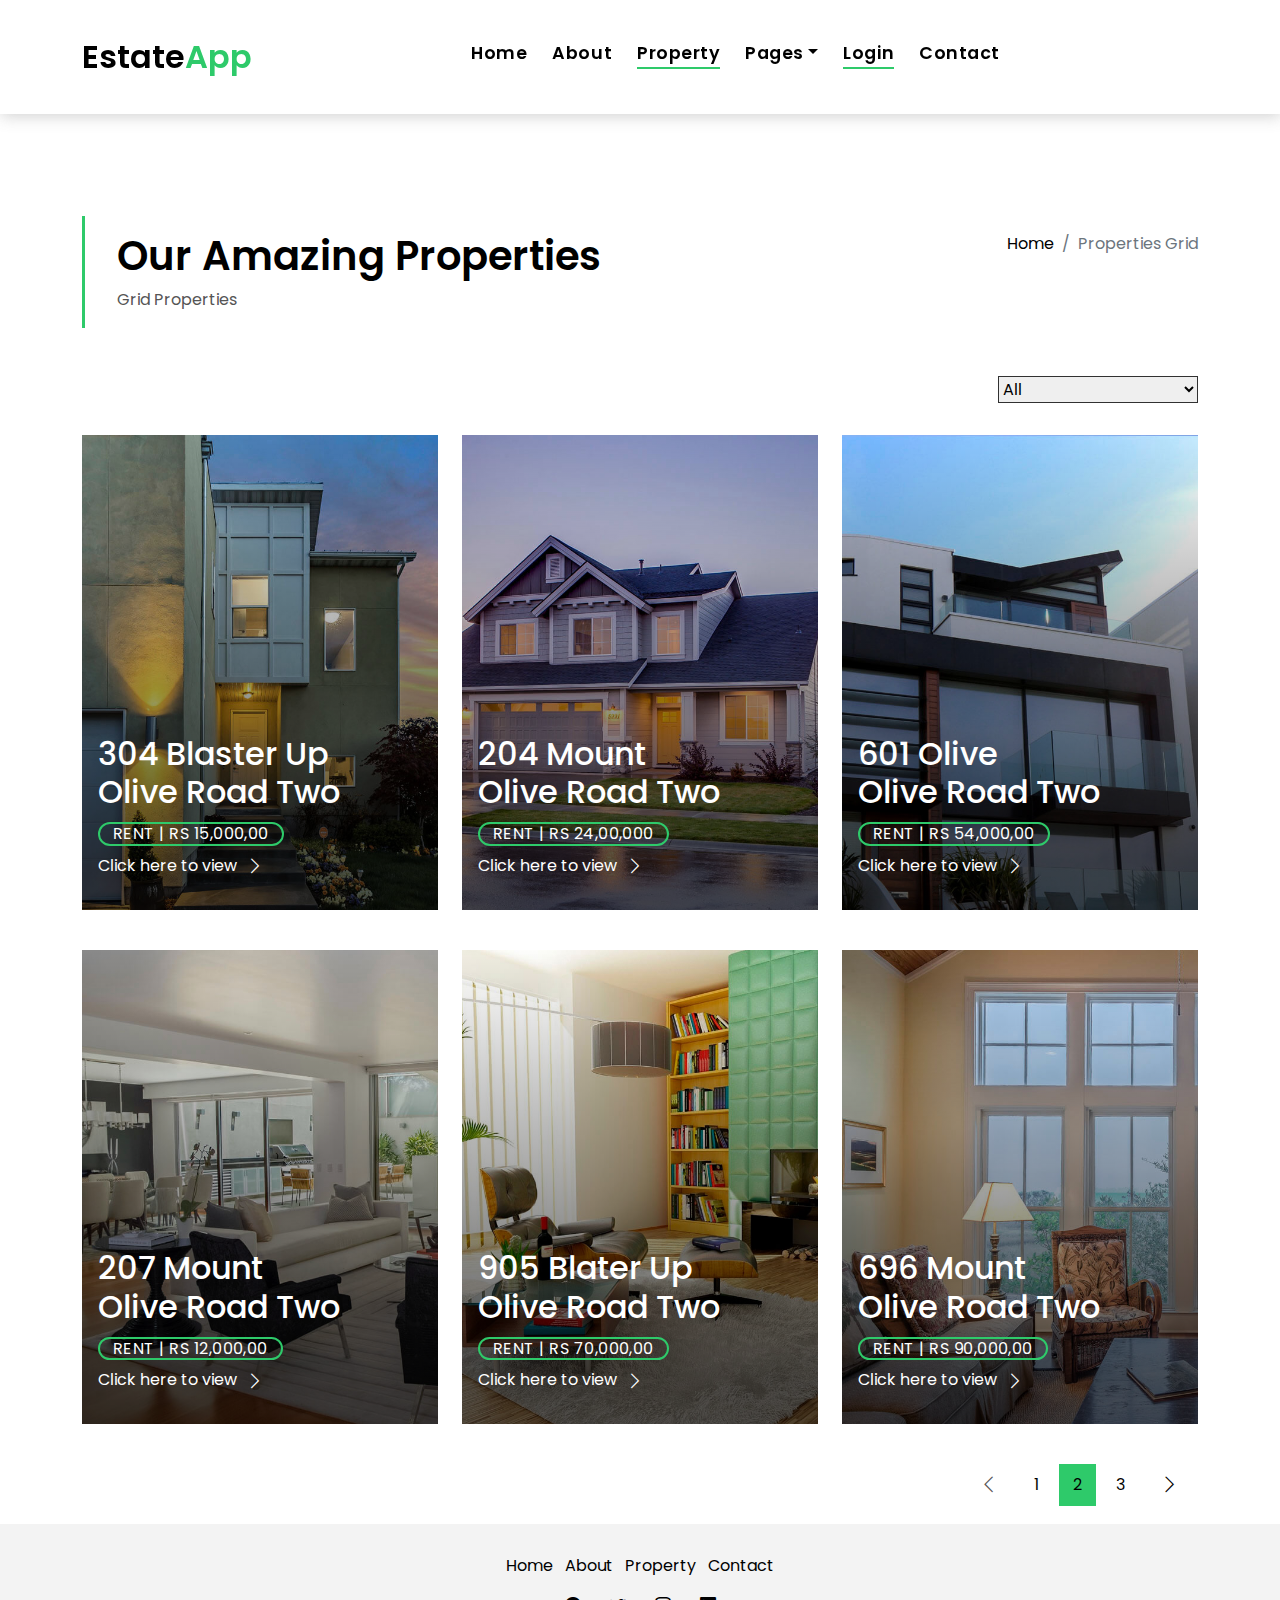
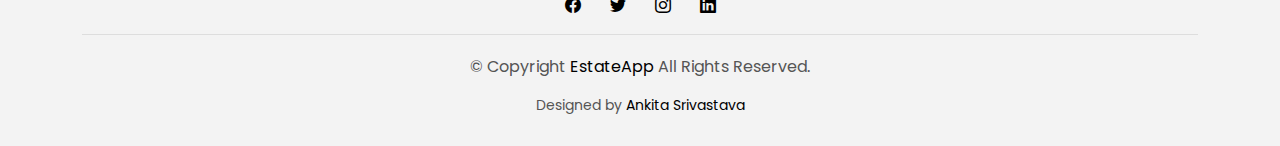
<file: EstateApp/property-grid.html>
<!DOCTYPE html>
<html lang="en">

<head>
  <meta charset="utf-8">
  <meta content="width=device-width, initial-scale=1.0" name="viewport">

  <title>EstateAgency Bootstrap Template - Index</title>
  <meta content="" name="description">
  <meta content="" name="keywords">

  <!-- Favicons -->
  <link href="assets/img/favicon.png" rel="icon">
  <link href="assets/img/apple-touch-icon.png" rel="apple-touch-icon">

  <!-- Google Fonts -->
  <link href="https://fonts.googleapis.com/css?family=Poppins:300,400,500,600,700" rel="stylesheet">

  <!-- Vendor CSS Files -->
  <link href="assets/vendor/animate.css/animate.min.css" rel="stylesheet">
  <link href="assets/vendor/bootstrap/css/bootstrap.min.css" rel="stylesheet">
  <link href="assets/vendor/bootstrap-icons/bootstrap-icons.css" rel="stylesheet">
  <link href="assets/vendor/swiper/swiper-bundle.min.css" rel="stylesheet">

  <!-- Template Main CSS File -->
  <link href="assets/css/style.css" rel="stylesheet">

  
</head>

<body>

  <!-- ======= Property Search Section ======= -->
 
           
         <!-- End Property Search Section -->>

  <!-- ======= Header/Navbar ======= -->
  <nav class="navbar navbar-default navbar-trans navbar-expand-lg fixed-top">
    <div class="container">
      <button class="navbar-toggler collapsed" type="button" data-bs-toggle="collapse" data-bs-target="#navbarDefault" aria-controls="navbarDefault" aria-expanded="false" aria-label="Toggle navigation">
        <span></span>
        <span></span>
        <span></span>
      </button>
      <a class="navbar-brand text-brand" href="index.html">Estate<span class="color-b">App</span></a>

      <div class="navbar-collapse collapse justify-content-center" id="navbarDefault">
        <ul class="navbar-nav">

          <li class="nav-item">
            <a class="nav-link " href="index.html">Home</a>
          </li>

          <li class="nav-item">
            <a class="nav-link " href="about.html">About</a>
          </li>

          <li class="nav-item">
            <a class="nav-link active" href="property-grid.html">Property</a>
          </li>

         

          <li class="nav-item dropdown">
            <a class="nav-link dropdown-toggle" href="#" id="navbarDropdown" role="button" data-bs-toggle="dropdown" aria-haspopup="true" aria-expanded="false">Pages</a>
            <div class="dropdown-menu">
              <a class="dropdown-item " href="property-single.html">Property Single</a>
              
               <a class="dropdown-item " href="agents-grid.html">Agents Grid</a>
            
            </div>
          </li>
          <li class="nav-item">
            <a class="nav-link active" href="login.html">Login</a>
          </li>
          <li class="nav-item">
            <a class="nav-link " href="contact.html">Contact</a>
          </li>
        </ul>
      </div>

      

    </div>
  </nav><!-- End Header/Navbar -->

  <main id="main">

    <!-- ======= Intro Single ======= -->
    <section class="intro-single">
      <div class="container">
        <div class="row">
          <div class="col-md-12 col-lg-8">
            <div class="title-single-box">
              <h1 class="title-single">Our Amazing Properties</h1>
              <span class="color-text-a">Grid Properties</span>
            </div>
          </div>
          <div class="col-md-12 col-lg-4">
            <nav aria-label="breadcrumb" class="breadcrumb-box d-flex justify-content-lg-end">
              <ol class="breadcrumb">
                <li class="breadcrumb-item">
                  <a href="index.html">Home</a>
                </li>
                <li class="breadcrumb-item active" aria-current="page">
                  Properties Grid
                </li>
              </ol>
            </nav>
          </div>
        </div>
      </div>
    </section><!-- End Intro Single-->

    <!-- ======= Property Grid ======= -->
    <section class="property-grid grid">
      <div class="container">
        <div class="row">
          <div class="col-sm-12">
            <div class="grid-option">
              <form>
                <select class="custom-select">
                  <option selected>All</option>
                  <option value="1">New to Old</option>
                  <option value="2">For Rent</option>
                  <option value="3">For Sale</option>
                </select>
              </form>
            </div>
          </div>
          <div class="col-md-4">
            <div class="card-box-a card-shadow">
              <div class="img-box-a">
                <img src="assets/img/property-1.jpg" alt="" class="img-a img-fluid">
              </div>
              <div class="card-overlay">
                <div class="card-overlay-a-content">
                  <div class="card-header-a">
                    <h2 class="card-title-a">
                      <a href="#">304 Blaster Up
                        <br /> Olive Road Two</a>
                    </h2>
                  </div>
                  <div class="card-body-a">
                    <div class="price-box d-flex">
                      <span class="price-a">rent | Rs 15,000,00</span>
                    </div>
                    <a href="property-single.html" class="link-a">Click here to view
                      <span class="bi bi-chevron-right"></span>
                    </a>
                  </div>
                  <div class="card-footer-a">
                    <ul class="card-info d-flex justify-content-around">
                      <li>
                        <h4 class="card-info-title">Area</h4>
                        <span>340m
                          <sup>2</sup>
                        </span>
                      </li>
                      <li>
                        <h4 class="card-info-title">Beds</h4>
                        <span>2</span>
                      </li>
                      <li>
                        <h4 class="card-info-title">Baths</h4>
                        <span>4</span>
                      </li>
                      <li>
                        <h4 class="card-info-title">Garages</h4>
                        <span>1</span>
                      </li>
                    </ul>
                  </div>
                </div>
              </div>
            </div>
          </div>
          <div class="col-md-4">
            <div class="card-box-a card-shadow">
              <div class="img-box-a">
                <img src="assets/img/property-3.jpg" alt="" class="img-a img-fluid">
              </div>
              <div class="card-overlay">
                <div class="card-overlay-a-content">
                  <div class="card-header-a">
                    <h2 class="card-title-a">
                      <a href="#">204 Mount
                        <br /> Olive Road Two</a>
                    </h2>
                  </div>
                  <div class="card-body-a">
                    <div class="price-box d-flex">
                      <span class="price-a">rent | Rs 24,00,000</span>
                    </div>
                    <a href="property-single.html" class="link-a">Click here to view
                      <span class="bi bi-chevron-right"></span>
                    </a>
                  </div>
                  <div class="card-footer-a">
                    <ul class="card-info d-flex justify-content-around">
                      <li>
                        <h4 class="card-info-title">Area</h4>
                        <span>340m
                          <sup>2</sup>
                        </span>
                      </li>
                      <li>
                        <h4 class="card-info-title">Beds</h4>
                        <span>2</span>
                      </li>
                      <li>
                        <h4 class="card-info-title">Baths</h4>
                        <span>4</span>
                      </li>
                      <li>
                        <h4 class="card-info-title">Garages</h4>
                        <span>1</span>
                      </li>
                    </ul>
                  </div>
                </div>
              </div>
            </div>
          </div>
          <div class="col-md-4">
            <div class="card-box-a card-shadow">
              <div class="img-box-a">
                <img src="assets/img/property-6.jpg" alt="" class="img-a img-fluid">
              </div>
              <div class="card-overlay">
                <div class="card-overlay-a-content">
                  <div class="card-header-a">
                    <h2 class="card-title-a">
                      <a href="#">601 Olive 
                        <br /> Olive Road Two</a>
                    </h2>
                  </div>
                  <div class="card-body-a">
                    <div class="price-box d-flex">
                      <span class="price-a">rent | Rs 54,000,00</span>
                    </div>
                    <a href="property-single.html" class="link-a">Click here to view
                      <span class="bi bi-chevron-right"></span>
                    </a>
                  </div>
                  <div class="card-footer-a">
                    <ul class="card-info d-flex justify-content-around">
                      <li>
                        <h4 class="card-info-title">Area</h4>
                        <span>340m
                          <sup>2</sup>
                        </span>
                      </li>
                      <li>
                        <h4 class="card-info-title">Beds</h4>
                        <span>2</span>
                      </li>
                      <li>
                        <h4 class="card-info-title">Baths</h4>
                        <span>4</span>
                      </li>
                      <li>
                        <h4 class="card-info-title">Garages</h4>
                        <span>1</span>
                      </li>
                    </ul>
                  </div>
                </div>
              </div>
            </div>
          </div>
          <div class="col-md-4">
            <div class="card-box-a card-shadow">
              <div class="img-box-a">
                <img src="assets/img/property-7.jpg" alt="" class="img-a img-fluid">
              </div>
              <div class="card-overlay">
                <div class="card-overlay-a-content">
                  <div class="card-header-a">
                    <h2 class="card-title-a">
                      <a href="#">207 Mount
                        <br /> Olive Road Two</a>
                    </h2>
                  </div>
                  <div class="card-body-a">
                    <div class="price-box d-flex">
                      <span class="price-a">rent | Rs 12,000,00</span>
                    </div>
                    <a href="property-single.html" class="link-a">Click here to view
                      <span class="bi bi-chevron-right"></span>
                    </a>
                  </div>
                  <div class="card-footer-a">
                    <ul class="card-info d-flex justify-content-around">
                      <li>
                        <h4 class="card-info-title">Area</h4>
                        <span>340m
                          <sup>2</sup>
                        </span>
                      </li>
                      <li>
                        <h4 class="card-info-title">Beds</h4>
                        <span>2</span>
                      </li>
                      <li>
                        <h4 class="card-info-title">Baths</h4>
                        <span>4</span>
                      </li>
                      <li>
                        <h4 class="card-info-title">Garages</h4>
                        <span>1</span>
                      </li>
                    </ul>
                  </div>
                </div>
              </div>
            </div>
          </div>
          <div class="col-md-4">
            <div class="card-box-a card-shadow">
              <div class="img-box-a">
                <img src="assets/img/property-8.jpg" alt="" class="img-a img-fluid">
              </div>
              <div class="card-overlay">
                <div class="card-overlay-a-content">
                  <div class="card-header-a">
                    <h2 class="card-title-a">
                      <a href="#">905 Blater Up
                        <br /> Olive Road Two</a>
                    </h2>
                  </div>
                  <div class="card-body-a">
                    <div class="price-box d-flex">
                      <span class="price-a">rent | Rs 70,000,00</span>
                    </div>
                    <a href="property-single.html" class="link-a">Click here to view
                      <span class="bi bi-chevron-right"></span>
                    </a>
                  </div>
                  <div class="card-footer-a">
                    <ul class="card-info d-flex justify-content-around">
                      <li>
                        <h4 class="card-info-title">Area</h4>
                        <span>340m
                          <sup>2</sup>
                        </span>
                      </li>
                      <li>
                        <h4 class="card-info-title">Beds</h4>
                        <span>2</span>
                      </li>
                      <li>
                        <h4 class="card-info-title">Baths</h4>
                        <span>4</span>
                      </li>
                      <li>
                        <h4 class="card-info-title">Garages</h4>
                        <span>1</span>
                      </li>
                    </ul>
                  </div>
                </div>
              </div>
            </div>
          </div>
          <div class="col-md-4">
            <div class="card-box-a card-shadow">
              <div class="img-box-a">
                <img src="assets/img/property-10.jpg" alt="" class="img-a img-fluid">
              </div>
              <div class="card-overlay">
                <div class="card-overlay-a-content">
                  <div class="card-header-a">
                    <h2 class="card-title-a">
                      <a href="#">696 Mount
                        <br /> Olive Road Two</a>
                    </h2>
                  </div>
                  <div class="card-body-a">
                    <div class="price-box d-flex">
                      <span class="price-a">rent | Rs 90,000,00</span>
                    </div>
                    <a href="property-single.html" class="link-a">Click here to view
                      <span class="bi bi-chevron-right"></span>
                    </a>
                  </div>
                  <div class="card-footer-a">
                    <ul class="card-info d-flex justify-content-around">
                      <li>
                        <h4 class="card-info-title">Area</h4>
                        <span>340m
                          <sup>2</sup>
                        </span>
                      </li>
                      <li>
                        <h4 class="card-info-title">Beds</h4>
                        <span>2</span>
                      </li>
                      <li>
                        <h4 class="card-info-title">Baths</h4>
                        <span>4</span>
                      </li>
                      <li>
                        <h4 class="card-info-title">Garages</h4>
                        <span>1</span>
                      </li>
                    </ul>
                  </div>
                </div>
              </div>
            </div>
          </div>
        </div>
        <div class="row">
          <div class="col-sm-12">
            <nav class="pagination-a">
              <ul class="pagination justify-content-end">
                <li class="page-item disabled">
                  <a class="page-link" href="#" tabindex="-1">
                    <span class="bi bi-chevron-left"></span>
                  </a>
                </li>
                <li class="page-item">
                  <a class="page-link" href="#">1</a>
                </li>
                <li class="page-item active">
                  <a class="page-link" href="#">2</a>
                </li>
                <li class="page-item">
                  <a class="page-link" href="#">3</a>
                </li>
                <li class="page-item next">
                  <a class="page-link" href="#">
                    <span class="bi bi-chevron-right"></span>
                  </a>
                </li>
              </ul>
            </nav>
          </div>
        </div>
      </div>
    </section><!-- End Property Grid Single-->

  </main><!-- End #main -->

  <!-- ======= Footer ======= -->

   
  <footer>
    <div class="container">
      <div class="row">
        <div class="col-md-12">
          <nav class="nav-footer">
            <ul class="list-inline">
              <li class="list-inline-item">
                <a href="#">Home</a>
              </li>
              <li class="list-inline-item">
                <a href="#">About</a>
              </li>
              <li class="list-inline-item">
                <a href="#">Property</a>
              </li>
             
              <li class="list-inline-item">
                <a href="#">Contact</a>
              </li>
            </ul>
          </nav>
          <div class="socials-a">
            <ul class="list-inline">
              <li class="list-inline-item">
                <a href="#">
                  <i class="bi bi-facebook" aria-hidden="true"></i>
                </a>
              </li>
              <li class="list-inline-item">
                <a href="#">
                  <i class="bi bi-twitter" aria-hidden="true"></i>
                </a>
              </li>
              <li class="list-inline-item">
                <a href="#">
                  <i class="bi bi-instagram" aria-hidden="true"></i>
                </a>
              </li>
              <li class="list-inline-item">
                <a href="#">
                  <i class="bi bi-linkedin" aria-hidden="true"></i>
                </a>
              </li>
            </ul>
          </div>
          <div class="copyright-footer">
            <p class="copyright color-text-a">
              &copy; Copyright
              <span class="color-a">EstateApp</span> All Rights Reserved.
            </p>
          </div>
          <div class="credits">
          
            Designed by <a href="https://bootstrapmade.com/">Ankita Srivastava</a>
          </div>
        </div>
      </div>
    </div>
  </footer><!-- End  Footer -->

  <div id="preloader"></div>
  <a href="#" class="back-to-top d-flex align-items-center justify-content-center"><i class="bi bi-arrow-up-short"></i></a>

  <!-- Vendor JS Files -->
  <script src="assets/vendor/bootstrap/js/bootstrap.bundle.min.js"></script>
  <script src="assets/vendor/swiper/swiper-bundle.min.js"></script>
  <script src="assets/vendor/php-email-form/validate.js"></script>

  <!-- Template Main JS File -->
  <script src="assets/js/main.js"></script>

</body>

</html>
</file>
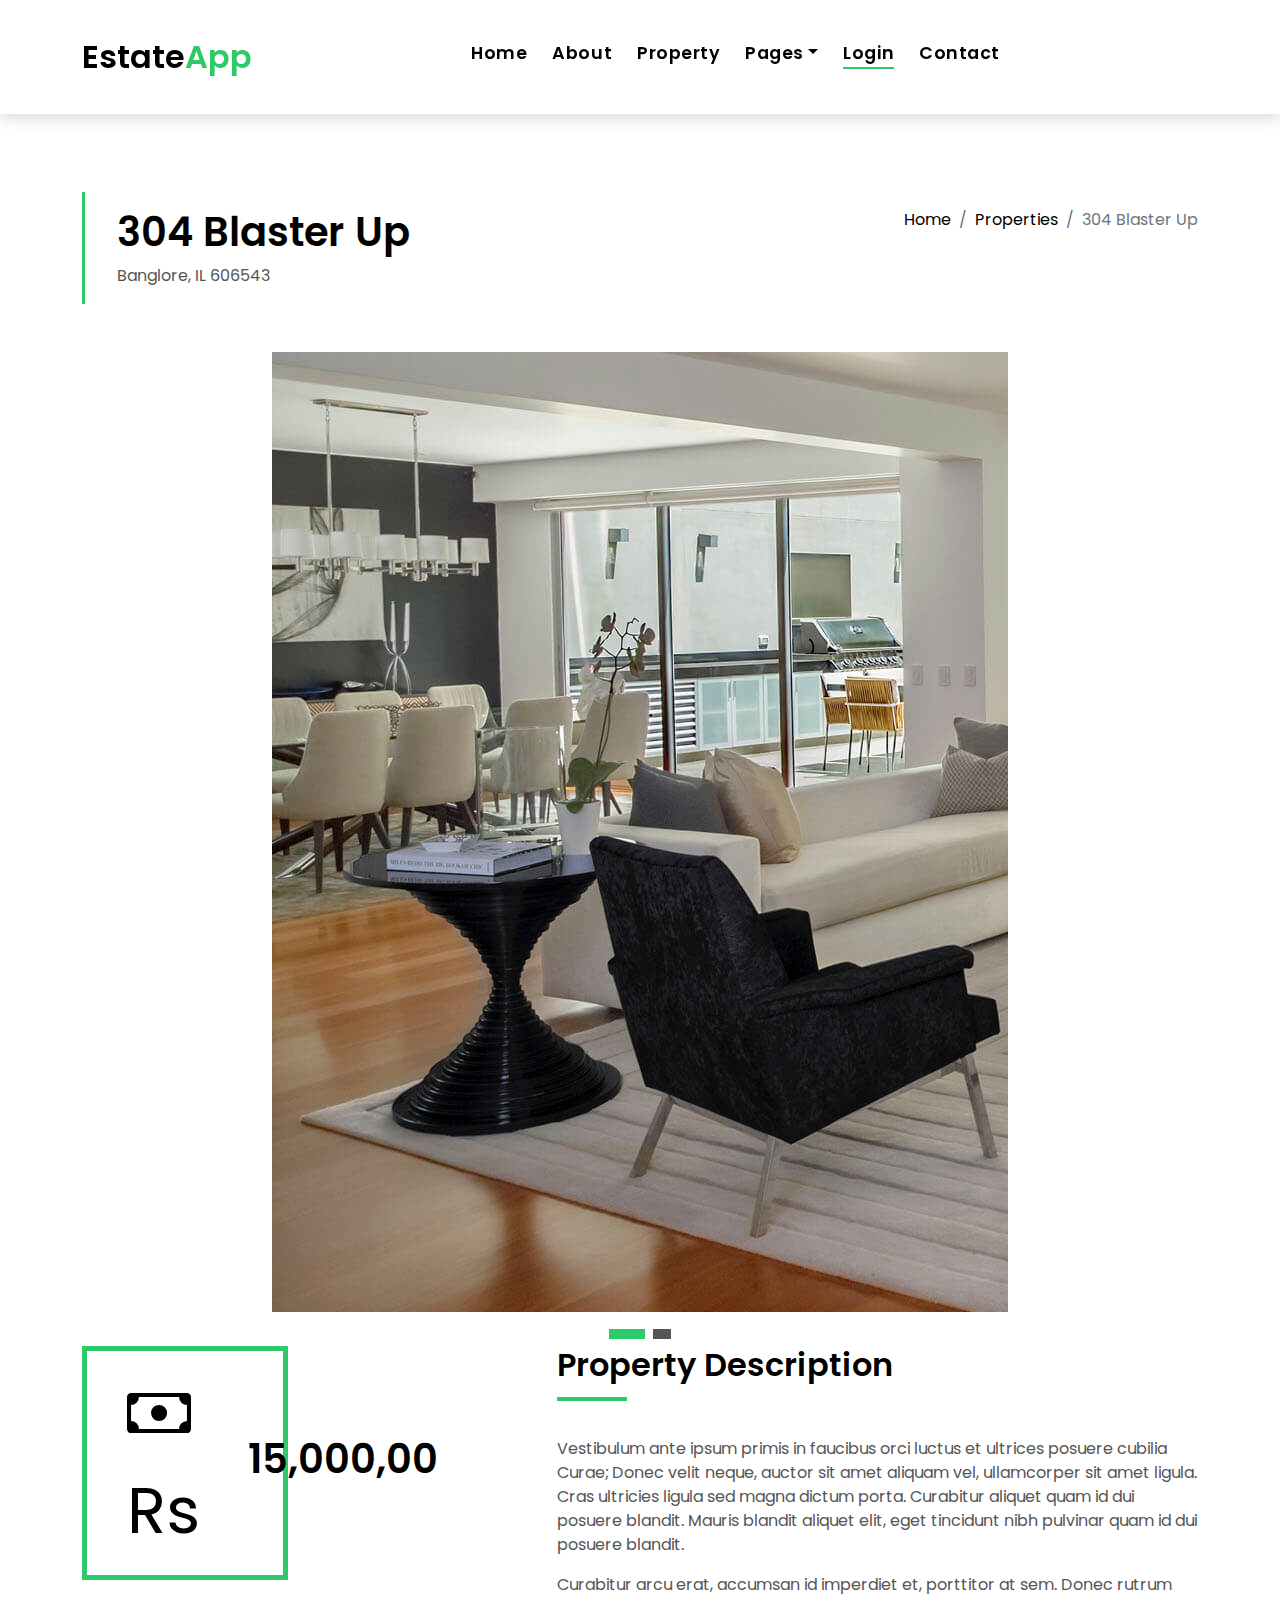
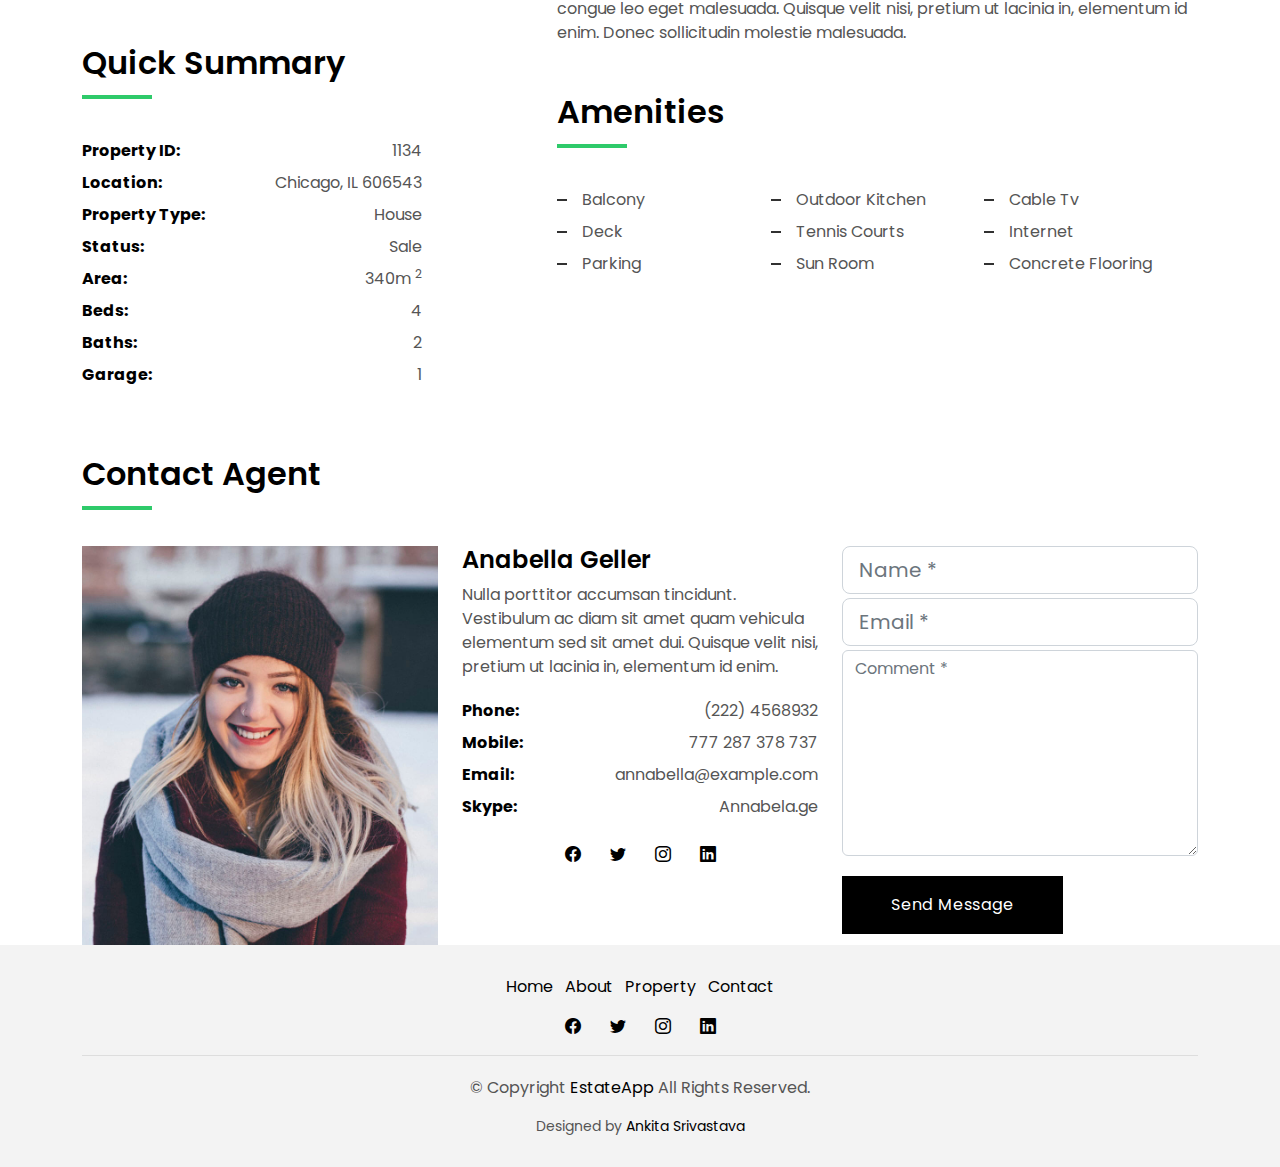
<file: EstateApp/property-single.html>
<!DOCTYPE html>
<html lang="en">

<head>
  <meta charset="utf-8">
  <meta content="width=device-width, initial-scale=1.0" name="viewport">

  <title>EstateAgency Bootstrap Template - Index</title>
  <meta content="" name="description">
  <meta content="" name="keywords">

  <!-- Favicons -->
  <link href="assets/img/favicon.png" rel="icon">
  <link href="assets/img/apple-touch-icon.png" rel="apple-touch-icon">

  <!-- Google Fonts -->
  <link href="https://fonts.googleapis.com/css?family=Poppins:300,400,500,600,700" rel="stylesheet">

  <!-- Vendor CSS Files -->
  <link href="assets/vendor/animate.css/animate.min.css" rel="stylesheet">
  <link href="assets/vendor/bootstrap/css/bootstrap.min.css" rel="stylesheet">
  <link href="assets/vendor/bootstrap-icons/bootstrap-icons.css" rel="stylesheet">
  <link href="assets/vendor/swiper/swiper-bundle.min.css" rel="stylesheet">

  <!-- Template Main CSS File -->
  <link href="assets/css/style.css" rel="stylesheet">


</head>

<body>

  <!-- ======= Property Search Section ======= -->
 
  <!-- ======= Header/Navbar ======= -->
  <nav class="navbar navbar-default navbar-trans navbar-expand-lg fixed-top">
    <div class="container">
      <button class="navbar-toggler collapsed" type="button" data-bs-toggle="collapse" data-bs-target="#navbarDefault" aria-controls="navbarDefault" aria-expanded="false" aria-label="Toggle navigation">
        <span></span>
        <span></span>
        <span></span>
      </button>
      <a class="navbar-brand text-brand" href="index.html">Estate<span class="color-b">App</span></a>

      <div class="navbar-collapse collapse justify-content-center" id="navbarDefault">
        <ul class="navbar-nav">

          <li class="nav-item">
            <a class="nav-link " href="index.html">Home</a>
          </li>

          <li class="nav-item">
            <a class="nav-link " href="about.html">About</a>
          </li>

          <li class="nav-item">
            <a class="nav-link " href="property-grid.html">Property</a>
          </li>

          

          <li class="nav-item dropdown">
            <a class="nav-link dropdown-toggle" href="#" id="navbarDropdown" role="button" data-bs-toggle="dropdown" aria-haspopup="true" aria-expanded="false">Pages</a>
            <div class="dropdown-menu">
              <a class="dropdown-item active" href="property-single.html">Property Single</a>
             
              <a class="dropdown-item " href="agents-grid.html">Agents Grid</a>
             
            </div>
          </li>
          <li class="nav-item">
            <a class="nav-link active" href="login.html">Login</a>
          </li>
          <li class="nav-item">
            <a class="nav-link " href="contact.html">Contact</a>
          </li>
        </ul>
      </div>

      

    </div>
  </nav><!-- End Header/Navbar -->

  <main id="main">

    <!-- ======= Intro Single ======= -->
    <section class="intro-single">
      <div class="container">
        <div class="row">
          <div class="col-md-12 col-lg-8">
            <div class="title-single-box">
              <h1 class="title-single">304 Blaster Up</h1>
              <span class="color-text-a">Banglore, IL 606543</span>
            </div>
          </div>
          <div class="col-md-12 col-lg-4">
            <nav aria-label="breadcrumb" class="breadcrumb-box d-flex justify-content-lg-end">
              <ol class="breadcrumb">
                <li class="breadcrumb-item">
                  <a href="index.html">Home</a>
                </li>
                <li class="breadcrumb-item">
                  <a href="property-grid.html">Properties</a>
                </li>
                <li class="breadcrumb-item active" aria-current="page">
                  304 Blaster Up
                </li>
              </ol>
            </nav>
          </div>
        </div>
      </div>
    </section><!-- End Intro Single-->

    <!-- ======= Property Single ======= -->
    <section class="property-single nav-arrow-b">
      <div class="container">
        <div class="row justify-content-center">
          <div class="col-lg-8">
            <div id="property-single-carousel" class="swiper">
              <div class="swiper-wrapper">
                <div class="carousel-item-b swiper-slide">
                  <img src="assets/img/slide-1.jpg" alt="">
                </div>
                <div class="carousel-item-b swiper-slide">
                  <img src="assets/img/slide-2.jpg" alt="">
                </div>
              </div>
            </div>
            <div class="property-single-carousel-pagination carousel-pagination"></div>
          </div>
        </div>

        <div class="row">
          <div class="col-sm-12">

            <div class="row justify-content-between">
              <div class="col-md-5 col-lg-4">
                <div class="property-price d-flex justify-content-center foo">
                  <div class="card-header-c d-flex">
                    <div class="card-box-ico">
                      <span class="bi bi-cash">Rs </span>
                    </div>
                    <div class="card-title-c align-self-center">
                      <h5 class="title-c">15,000,00</h5>
                    </div>
                  </div>
                </div>
                <div class="property-summary">
                  <div class="row">
                    <div class="col-sm-12">
                      <div class="title-box-d section-t4">
                        <h3 class="title-d">Quick Summary</h3>
                      </div>
                    </div>
                  </div>
                  <div class="summary-list">
                    <ul class="list">
                      <li class="d-flex justify-content-between">
                        <strong>Property ID:</strong>
                        <span>1134</span>
                      </li>
                      <li class="d-flex justify-content-between">
                        <strong>Location:</strong>
                        <span>Chicago, IL 606543</span>
                      </li>
                      <li class="d-flex justify-content-between">
                        <strong>Property Type:</strong>
                        <span>House</span>
                      </li>
                      <li class="d-flex justify-content-between">
                        <strong>Status:</strong>
                        <span>Sale</span>
                      </li>
                      <li class="d-flex justify-content-between">
                        <strong>Area:</strong>
                        <span>340m
                          <sup>2</sup>
                        </span>
                      </li>
                      <li class="d-flex justify-content-between">
                        <strong>Beds:</strong>
                        <span>4</span>
                      </li>
                      <li class="d-flex justify-content-between">
                        <strong>Baths:</strong>
                        <span>2</span>
                      </li>
                      <li class="d-flex justify-content-between">
                        <strong>Garage:</strong>
                        <span>1</span>
                      </li>
                    </ul>
                  </div>
                </div>
              </div>
              <div class="col-md-7 col-lg-7 section-md-t3">
                <div class="row">
                  <div class="col-sm-12">
                    <div class="title-box-d">
                      <h3 class="title-d">Property Description</h3>
                    </div>
                  </div>
                </div>
                <div class="property-description">
                  <p class="description color-text-a">
                    Vestibulum ante ipsum primis in faucibus orci luctus et ultrices posuere cubilia Curae; Donec velit
                    neque, auctor sit amet
                    aliquam vel, ullamcorper sit amet ligula. Cras ultricies ligula sed magna dictum porta.
                    Curabitur aliquet quam id dui posuere blandit. Mauris blandit aliquet elit, eget tincidunt
                    nibh pulvinar quam id dui posuere blandit.
                  </p>
                  <p class="description color-text-a no-margin">
                    Curabitur arcu erat, accumsan id imperdiet et, porttitor at sem. Donec rutrum congue leo eget
                    malesuada. Quisque velit nisi,
                    pretium ut lacinia in, elementum id enim. Donec sollicitudin molestie malesuada.
                  </p>
                </div>
                <div class="row section-t3">
                  <div class="col-sm-12">
                    <div class="title-box-d">
                      <h3 class="title-d">Amenities</h3>
                    </div>
                  </div>
                </div>
                <div class="amenities-list color-text-a">
                  <ul class="list-a no-margin">
                    <li>Balcony</li>
                    <li>Outdoor Kitchen</li>
                    <li>Cable Tv</li>
                    <li>Deck</li>
                    <li>Tennis Courts</li>
                    <li>Internet</li>
                    <li>Parking</li>
                    <li>Sun Room</li>
                    <li>Concrete Flooring</li>
                  </ul>
                </div>
              </div>
            </div>
          </div>
          
          <div class="col-md-12">
            <div class="row section-t3">
              <div class="col-sm-12">
                <div class="title-box-d">
                  <h3 class="title-d">Contact Agent</h3>
                </div>
              </div>
            </div>
            <div class="row">
              <div class="col-md-6 col-lg-4">
                <img src="assets/img/agent-4.jpg" alt="" class="img-fluid">
              </div>
              <div class="col-md-6 col-lg-4">
                <div class="property-agent">
                  <h4 class="title-agent">Anabella Geller</h4>
                  <p class="color-text-a">
                    Nulla porttitor accumsan tincidunt. Vestibulum ac diam sit amet quam vehicula elementum sed sit amet
                    dui. Quisque velit nisi,
                    pretium ut lacinia in, elementum id enim.
                  </p>
                  <ul class="list-unstyled">
                    <li class="d-flex justify-content-between">
                      <strong>Phone:</strong>
                      <span class="color-text-a">(222) 4568932</span>
                    </li>
                    <li class="d-flex justify-content-between">
                      <strong>Mobile:</strong>
                      <span class="color-text-a">777 287 378 737</span>
                    </li>
                    <li class="d-flex justify-content-between">
                      <strong>Email:</strong>
                      <span class="color-text-a">annabella@example.com</span>
                    </li>
                    <li class="d-flex justify-content-between">
                      <strong>Skype:</strong>
                      <span class="color-text-a">Annabela.ge</span>
                    </li>
                  </ul>
                  <div class="socials-a">
                    <ul class="list-inline">
                      <li class="list-inline-item">
                        <a href="#">
                          <i class="bi bi-facebook" aria-hidden="true"></i>
                        </a>
                      </li>
                      <li class="list-inline-item">
                        <a href="#">
                          <i class="bi bi-twitter" aria-hidden="true"></i>
                        </a>
                      </li>
                      <li class="list-inline-item">
                        <a href="#">
                          <i class="bi bi-instagram" aria-hidden="true"></i>
                        </a>
                      </li>
                      <li class="list-inline-item">
                        <a href="#">
                          <i class="bi bi-linkedin" aria-hidden="true"></i>
                        </a>
                      </li>
                    </ul>
                  </div>
                </div>
              </div>
              <div class="col-md-12 col-lg-4">
                <div class="property-contact">
                  <form class="form-a">
                    <div class="row">
                      <div class="col-md-12 mb-1">
                        <div class="form-group">
                          <input type="text" class="form-control form-control-lg form-control-a" id="inputName" placeholder="Name *" required>
                        </div>
                      </div>
                      <div class="col-md-12 mb-1">
                        <div class="form-group">
                          <input type="email" class="form-control form-control-lg form-control-a" id="inputEmail1" placeholder="Email *" required>
                        </div>
                      </div>
                      <div class="col-md-12 mb-1">
                        <div class="form-group">
                          <textarea id="textMessage" class="form-control" placeholder="Comment *" name="message" cols="45" rows="8" required></textarea>
                        </div>
                      </div>
                      <div class="col-md-12 mt-3">
                        <button type="submit" class="btn btn-a">Send Message</button>
                      </div>
                    </div>
                  </form>
                </div>
              </div>
            </div>
          </div>
        </div>
      </div>
    </section><!-- End Property Single-->

  </main><!-- End #main -->

  <!-- ======= Footer ======= -->
  
  <footer>
    <div class="container">
      <div class="row">
        <div class="col-md-12">
          <nav class="nav-footer">
            <ul class="list-inline">
              <li class="list-inline-item">
                <a href="index.html">Home</a>
              </li>
              <li class="list-inline-item">
                <a href="about.html">About</a>
              </li>
              <li class="list-inline-item">
                <a href="property-grid.html">Property</a>
              </li>
              
              <li class="list-inline-item">
                <a href="contact.html">Contact</a>
              </li>
            </ul>
          </nav>
          <div class="socials-a">
            <ul class="list-inline">
              <li class="list-inline-item">
                <a href="#">
                  <i class="bi bi-facebook" aria-hidden="true"></i>
                </a>
              </li>
              <li class="list-inline-item">
                <a href="#">
                  <i class="bi bi-twitter" aria-hidden="true"></i>
                </a>
              </li>
              <li class="list-inline-item">
                <a href="#">
                  <i class="bi bi-instagram" aria-hidden="true"></i>
                </a>
              </li>
              <li class="list-inline-item">
                <a href="#">
                  <i class="bi bi-linkedin" aria-hidden="true"></i>
                </a>
              </li>
            </ul>
          </div>
          <div class="copyright-footer">
            <p class="copyright color-text-a">
              &copy; Copyright
              <span class="color-a">EstateApp</span> All Rights Reserved.
            </p>
          </div>
          <div class="credits">
            <!--
            All the links in the footer should remain intact.
            You can delete the links only if you purchased the pro version.
            Licensing information: https://bootstrapmade.com/license/
            Purchase the pro version with working PHP/AJAX contact form: https://bootstrapmade.com/buy/?theme=EstateAgency
          -->
            Designed by <a href="https://bootstrapmade.com/">Ankita Srivastava</a>
          </div>
        </div>
      </div>
    </div>
  </footer><!-- End  Footer -->

  <div id="preloader"></div>
  <a href="#" class="back-to-top d-flex align-items-center justify-content-center"><i class="bi bi-arrow-up-short"></i></a>

  <!-- Vendor JS Files -->
  <script src="assets/vendor/bootstrap/js/bootstrap.bundle.min.js"></script>
  <script src="assets/vendor/swiper/swiper-bundle.min.js"></script>
  <script src="assets/vendor/php-email-form/validate.js"></script>

  <!-- Template Main JS File -->
  <script src="assets/js/main.js"></script>

</body>

</html>
</file>
<file: EstateApp/assets/css/style.css>
/**
* Template Name: EstateAgency - v4.9.1
* Template URL: https://bootstrapmade.com/real-estate-agency-bootstrap-template/
* Author: BootstrapMade.com
* License: https://bootstrapmade.com/license/
*/

/*--------------------------------------------------------------
# General
--------------------------------------------------------------*/
body {
  font-family: "Poppins", sans-serif;
  color: #555555;
}

h1,
h2,
h3,
h4,
h5,
h6 {
  color: #000000;
}

a {
  color: #000000;
  text-decoration: none;
  transition: all 0.5s ease;
}

a:hover {
  color: #2eca6a;
  text-decoration: none;
}

.link-two {
  color: #000000;
  transition: all 0.5s ease;
}

.link-two:hover {
  text-decoration: underline;
  color: #000000;
}

.link-one {
  color: #000000;
  transition: all 0.5s ease;
}

.link-one:hover {
  color: #000000;
  text-decoration: none;
}

.link-icon {
  color: #000000;
  font-weight: 500;
}

.link-icon span {
  font-size: 14px;
  padding-left: 4px;
  vertical-align: middle;
}

.link-a {
  text-decoration: none;
  color: #ffffff;
  text-decoration: none;
}

@media (min-width: 768px) {
  .link-a {
    font-size: 0.9rem;
  }
}

@media (min-width: 992px) {
  .link-a {
    font-size: 1rem;
  }
}

.link-a:hover {
  color: #ffffff;
  text-decoration: none;
}

.link-a span {
  font-size: 18px;
  vertical-align: middle;
  margin-left: 5px;
}

@media (min-width: 768px) {
  .link-a span {
    font-size: 1.5rem;
  }
}

@media (min-width: 992px) {
  .link-a span {
    font-size: 18px;
  }
}

.text-brand {
  color: #000000;
  font-size: 2rem;
  font-weight: 600;
}

@media (max-width: 767px) {
  .text-brand {
    font-size: 1.8rem;
  }
}

.color-a {
  text-decoration: none;
  color: #000000;
}

.color-b {
  color: #2eca6a;
}

.color-d {
  color: #adadad;
}

.color-text-a {
  text-decoration: none;
  color: #555555;
}

.no-margin {
  margin: 0;
}

/*------/ Nav Pills  /------*/
.nav-pills-a {
  text-decoration: none;
}

.nav-pills-a.nav-pills .nav-link {
  color: #000000;
  position: relative;
  font-weight: 600;
}

.nav-pills-a.nav-pills .nav-link.active {
  background-color: transparent;
}

.nav-pills-a.nav-pills .nav-link.active:after {
  content: "";
  position: absolute;
  left: 0;
  bottom: -1px;
  width: 100%;
  height: 2px;
  background-color: #2eca6a;
  z-index: 2;
}

/*------/ Bg Image /------*/
.bg-image {
  background-repeat: no-repeat;
  background-attachment: fixed;
  background-size: cover;
  background-position: center center;
}

/*------/ List a /------*/
.list-a {
  text-decoration: none;
  display: inline-block;
  line-height: 2;
  padding: 0;
  list-style: none;
}

.list-a li {
  position: relative;
  width: 50%;
  float: left;
  padding-left: 25px;
  padding-right: 5px;
}

@media (min-width: 992px) {
  .list-a li {
    width: 33.333%;
  }
}

.list-a li:before {
  content: "";
  width: 10px;
  height: 2px;
  position: absolute;
  background-color: #313131;
  top: 15px;
  left: 0;
}

/*------/ Pagination-a /------*/
.pagination-a {
  text-decoration: none;
}

.pagination-a .pagination .page-link {
  margin: 0 0.2rem;
  border-color: transparent;
  padding: 0.5rem 0.8rem;
  color: #000000;
}

.pagination-a .pagination .page-link:hover,
.pagination-a .pagination .page-link:active,
.pagination-a .pagination .page-link:focus {
  background-color: #2eca6a;
}

.pagination-a .pagination .page-link span {
  font-size: 1.2rem;
}

.pagination-a .pagination .next .page-link {
  padding: 0.4rem 0.9rem;
}

.pagination-a .pagination .page-item:last-child .page-link {
  border-top-right-radius: 0;
  border-bottom-right-radius: 0;
}

.pagination-a .pagination .page-item:first-child .page-link {
  border-top-left-radius: 0;
  border-bottom-left-radius: 0;
}

.pagination-a .pagination .page-item.disabled .page-link {
  padding: 0.4rem 0.9rem;
  color: #555555;
}

.pagination-a .pagination .page-item.active .page-link {
  background-color: #2eca6a;
}

.a {
  text-decoration: none;
  color: #2eca6a;
  font-size: 1.3rem;
}

/*------/ Icon Box /------*/
.icon-box .icon-box-icon {
  display: table-cell;
  vertical-align: top;
  font-size: 36px;
  color: #000000;
  width: 50px;
  padding-top: 8px;
}

.icon-box .icon-box-content {
  padding-top: 18px;
}

/*------/ Space Padding /------*/
.section-t8 {
  padding-top: 8rem;
}

@media (max-width: 767px) {
  .section-t8 {
    padding-top: 4rem;
  }
}

.section-t4 {
  padding-top: 4rem;
}

@media (max-width: 767px) {
  .section-t4 {
    padding-top: 2rem;
  }
}

.section-t3 {
  padding-top: 3rem;
}

@media (max-width: 767px) {
  .section-md-t3 {
    padding-top: 3rem;
  }
}

.section-b2 {
  padding-bottom: 2rem;
}

.section-tb85 {
  padding: 8rem 0 5rem 0;
}

@media (max-width: 767px) {
  .section-tb85 {
    padding: 4rem 0 2.5rem 0;
  }
}

/*------/ Title /------*/
.title-wrap {
  padding-bottom: 4rem;
}

.title-a {
  text-decoration: none;
  font-size: 2.6rem;
  font-weight: 600;
}

.title-link {
  font-size: 1.2rem;
  font-weight: 300;
  padding-top: 1.2rem;
}

.title-link a {
  text-decoration: none;
  color: #313131;
}

.title-link span {
  font-size: 20px;
  padding-left: 4px;
  vertical-align: middle;
}

.title-box-d {
  padding-bottom: 1.8rem;
  margin-bottom: 1rem;
  position: relative;
}

.title-box-d .title-d {
  font-weight: 600;
  font-size: 2rem;
}

.title-box-d .title-d:after {
  content: "";
  position: absolute;
  width: 70px;
  height: 4px;
  background-color: #2eca6a;
  bottom: 20px;
  left: 0;
}

/*------/ Display Table & Table Cell /------*/
.display-table {
  width: 100%;
  height: 100%;
  display: table;
}

.table-cell {
  display: table-cell;
  vertical-align: middle;
}

/*------/ Ul Resect /------*/
.ul-resect ul,
.box-comments ul,
.list-a ul {
  list-style: none;
  padding-left: 0;
  margin-bottom: 0;
}

/*------/ Overlay /------*/
.overlay-a {
  text-decoration: none;
  background: linear-gradient(to bottom, rgba(0, 0, 0, 0) 0%, rgba(0, 0, 0, 0.2) 27%, rgba(0, 0, 0, 0.65) 90%);
}

.overlay {
  position: absolute;
  top: 0;
  left: 0px;
  padding: 0;
  height: 100%;
  width: 100%;
}

.carousel-pagination {
  margin-top: 10px;
  text-align: center;
}

.carousel-pagination .swiper-pagination-bullet {
  width: 18px;
  height: 10px;
  background-color: #555;
  margin: 0 4px;
  border-radius: 0;
  opacity: 1;
  transition: 0.3s;
}

.carousel-pagination .swiper-pagination-bullet-active {
  background-color: #2eca6a;
  width: 36px;
}

.nav-arrow-a {
  text-decoration: none;
}

.nav-arrow-a .owl-arrow .owl-nav {
  font-size: 1.8rem;
  margin-top: -110px;
}

.nav-arrow-a .owl-arrow .owl-nav .owl-next {
  margin-left: 15px;
}

.nav-arrow-b .owl-arrow .owl-nav {
  position: absolute;
  top: 0;
  right: 0;
  font-size: 1.2rem;
}

.nav-arrow-b .owl-arrow .owl-nav .owl-prev,
.nav-arrow-b .owl-arrow .owl-nav .owl-next {
  padding: 0.7rem 1.5rem !important;
  display: inline-block;
  transition: all 0.6s ease-in-out;
  color: #ffffff;
  background-color: #2eca6a;
  opacity: 0.9;
}

.nav-arrow-b .owl-arrow .owl-nav .owl-prev.disabled,
.nav-arrow-b .owl-arrow .owl-nav .owl-next.disabled {
  transition: all 0.6s ease-in-out;
  color: #ffffff;
}

.nav-arrow-b .owl-arrow .owl-nav .owl-prev:hover,
.nav-arrow-b .owl-arrow .owl-nav .owl-next:hover {
  background-color: #26a356;
}

.nav-arrow-b .owl-arrow .owl-nav .owl-next {
  margin-left: 0px;
}

/*------/ Socials /------*/
.socials-a {
  text-decoration: none;
}

.socials-a .list-inline-item:not(:last-child) {
  margin-right: 25px;
}

/*--------------------------------------------------------------
# Back to top button
--------------------------------------------------------------*/
.back-to-top {
  position: fixed;
  visibility: hidden;
  opacity: 0;
  right: 15px;
  bottom: 15px;
  z-index: 996;
  background: #2eca6a;
  width: 40px;
  height: 40px;
  border-radius: 50px;
  transition: all 0.4s;
}

.back-to-top i {
  font-size: 28px;
  color: #fff;
  line-height: 0;
}

.back-to-top:hover {
  background: #4bd680;
  color: #fff;
}

.back-to-top.active {
  visibility: visible;
  opacity: 1;
}

/* Prelaoder */
#preloader {
  position: fixed;
  top: 0;
  left: 0;
  right: 0;
  bottom: 0;
  z-index: 9999;
  overflow: hidden;
  background: #fff;
}

#preloader:before {
  content: "";
  position: fixed;
  top: calc(50% - 30px);
  left: calc(50% - 30px);
  border: 6px solid #f2f2f2;
  border-top: 6px solid #2eca6a;
  border-radius: 50%;
  width: 60px;
  height: 60px;
  -webkit-animation: animate-preloader 1s linear infinite;
  animation: animate-preloader 1s linear infinite;
}

@-webkit-keyframes animate-preloader {
  0% {
    transform: rotate(0deg);
  }

  100% {
    transform: rotate(360deg);
  }
}

@keyframes animate-preloader {
  0% {
    transform: rotate(0deg);
  }

  100% {
    transform: rotate(360deg);
  }
}

/*======================================
//--//-->   BUTTON
======================================*/
.btn {
  transition: 0.5s ease;
}

.btn.btn-a,
.btn.btn-b {
  border-radius: 0;
  padding: 1rem 3rem;
  letter-spacing: 0.05rem;
}

.btn.btn-a {
  text-decoration: none;
  background-color: #000000;
  color: #ffffff;
}

.btn.btn-a:hover {
  background-color: #2eca6a;
  color: #000000;
}

.btn.btn-b {
  background-color: #2eca6a;
  color: #000000;
}

.btn.btn-b:hover {
  background-color: #000000;
  color: #ffffff;
}

.btn.btn-b-n {
  background-color: #2eca6a;
  color: #ffffff;
  border-radius: 0;
}

.btn.btn-b-n:hover {
  background-color: #26a356;
  color: #ffffff;
}

.navbar-toggle-box {
  display: inline-flex;
  align-items: center;
  justify-content: center;
  line-height: 0;
  padding: 10px;
}

.navbar-toggle-box i {
  line-height: 0;
}

/*--------------------------------------------------------------
# Navbar
--------------------------------------------------------------*/
.navbar-default {
  transition: all 0.5s ease-in-out;
  background-color: #ffffff;
  padding-top: 28px;
  padding-bottom: 28px;
  -webkit-backface-visibility: hidden;
  backface-visibility: hidden;
  box-shadow: 1px 2px 15px rgba(100, 100, 100, 0.3);
}

.navbar-default .nav-search {
  color: #000000;
  font-size: 1.5rem;
}

.navbar-default.navbar-reduce {
  box-shadow: 1px 2px 15px rgba(100, 100, 100, 0.3);
}

.navbar-default.navbar-trans,
.navbar-default.navbar-reduce {
  -webkit-backface-visibility: hidden;
  backface-visibility: hidden;
}

.navbar-default.navbar-trans .nav-item,
.navbar-default.navbar-reduce .nav-item {
  position: relative;
  padding-right: 10px;
  padding-bottom: 8px;
  margin-left: 0;
}

@media (min-width: 768px) {

  .navbar-default.navbar-trans .nav-item,
  .navbar-default.navbar-reduce .nav-item {
    margin-left: 15px;
  }
}

.navbar-default.navbar-trans .nav-link,
.navbar-default.navbar-reduce .nav-link {
  font-size: 1.1rem;
  color: #000000;
  font-weight: 600;
  letter-spacing: 0.03em;
  transition: all 0.1s ease-in-out;
  position: relative;
  padding-left: 0;
  padding-right: 0;
}

.navbar-default.navbar-trans .nav-link:before,
.navbar-default.navbar-reduce .nav-link:before {
  content: "";
  position: absolute;
  bottom: 5px;
  left: 0;
  width: 100%;
  height: 2px;
  z-index: 0;
  background-color: #2eca6a;
  transform: scaleX(0);
  transform-origin: right;
  transition: transform 0.2s ease-out, opacity 0.2s ease-out 0.3s;
}

.navbar-default.navbar-trans .nav-link:hover,
.navbar-default.navbar-reduce .nav-link:hover {
  color: #000000;
}

.navbar-default.navbar-trans .nav-link:hover:before,
.navbar-default.navbar-reduce .nav-link:hover:before {
  transform: scaleX(1);
  transform-origin: left;
}

.navbar-default.navbar-trans .show>.nav-link:before,
.navbar-default.navbar-trans .active>.nav-link:before,
.navbar-default.navbar-trans .nav-link.show:before,
.navbar-default.navbar-trans .nav-link.active:before,
.navbar-default.navbar-reduce .show>.nav-link:before,
.navbar-default.navbar-reduce .active>.nav-link:before,
.navbar-default.navbar-reduce .nav-link.show:before,
.navbar-default.navbar-reduce .nav-link.active:before {
  transform: scaleX(1);
}

.navbar-default.navbar-trans .nav-link:before {
  background-color: #2eca6a;
}

.navbar-default.navbar-trans .nav-link:hover {
  color: #000000;
}

.navbar-default.navbar-trans .show>.nav-link,
.navbar-default.navbar-trans .active>.nav-link,
.navbar-default.navbar-trans .nav-link.show,
.navbar-default.navbar-trans .nav-link.active {
  color: #000000;
}

.navbar-default.navbar-reduce {
  transition: all 0.5s ease-in-out;
  padding-top: 19px;
  padding-bottom: 19px;
}

.navbar-default.navbar-reduce .nav-link {
  color: #000000;
}

.navbar-default.navbar-reduce .nav-link:before {
  background-color: #2eca6a;
}

.navbar-default.navbar-reduce .nav-link:hover {
  color: #000000;
}

.navbar-default.navbar-reduce .show>.nav-link,
.navbar-default.navbar-reduce .active>.nav-link,
.navbar-default.navbar-reduce .nav-link.show,
.navbar-default.navbar-reduce .nav-link.active {
  color: #000000;
}

.navbar-default.navbar-reduce .navbar-brand {
  color: #000000;
}

.navbar-default .dropdown .dropdown-menu {
  border-top: 0;
  border-left: 4px solid #2eca6a;
  border-right: 0;
  border-bottom: 0;
  transform: translate3d(0px, 40px, 0px);
  opacity: 0;
  filter: alpha(opacity=0);
  visibility: hidden;
  transition: all 0.5s cubic-bezier(0.3, 0.65, 0.355, 1) 0s, opacity 0.31s ease 0s, height 0s linear 0.36s;
  margin: 0;
  border-radius: 0;
  padding: 12px 0;
}

@media (min-width: 768px) {
  .navbar-default .dropdown .dropdown-menu {
    border-top: 4px solid #2eca6a;
    border-left: 0;
    display: block;
    position: absolute;
    box-shadow: 0 2px rgba(17, 16, 15, 0.1), 0 2px 10px rgba(20, 19, 18, 0.1);
  }
}

.navbar-default .dropdown .dropdown-menu .dropdown-item {
  padding: 12px 18px;
  transition: all 500ms ease;
  font-weight: 600;
  min-width: 220px;
}

.navbar-default .dropdown .dropdown-menu .dropdown-item:hover {
  background-color: #ffffff;
  color: #2eca6a;
  transition: all 500ms ease;
}

.navbar-default .dropdown .dropdown-menu .dropdown-item.active {
  background-color: #ffffff;
  color: #2eca6a;
}

.navbar-default .dropdown:hover .dropdown-menu {
  transform: translate3d(0px, 0px, 0px);
  visibility: visible;
  opacity: 1;
  filter: alpha(opacity=1);
}

/*------/ Hamburger Navbar /------*/
.navbar-toggler {
  position: relative;
}

.navbar-toggler:focus,
.navbar-toggler:active {
  outline: 0;
}

.navbar-toggler span {
  display: block;
  background-color: #000000;
  height: 3px;
  width: 25px;
  margin-top: 4px;
  margin-bottom: 4px;
  transform: rotate(0deg);
  left: 0;
  opacity: 1;
}

.navbar-toggler span:nth-child(1),
.navbar-toggler span:nth-child(3) {
  transition: transform 0.35s ease-in-out;
}

.navbar-toggler:not(.collapsed) span:nth-child(1) {
  position: absolute;
  left: 12px;
  top: 10px;
  transform: rotate(135deg);
  opacity: 0.9;
}

.navbar-toggler:not(.collapsed) span:nth-child(2) {
  height: 12px;
  visibility: hidden;
  background-color: transparent;
}

.navbar-toggler:not(.collapsed) span:nth-child(3) {
  position: absolute;
  left: 12px;
  top: 10px;
  transform: rotate(-135deg);
  opacity: 0.9;
}

/*======================================
//--//-->   BOX COLAPSE
======================================*/
.box-collapse {
  position: fixed;
  top: 0;
  bottom: 0;
  right: 0;
  width: 100%;
  z-index: 1040;
  background-color: #ffffff;
  transform: translateX(100%);
  transition: all 0.6s ease;
}

@media (min-width: 768px) {
  .box-collapse {
    width: 50%;
  }
}

.box-collapse .title-box-d {
  top: 30px;
  left: 60px;
  opacity: 0;
  transition: all 1s ease;
  transition-delay: 0.3s;
}

@media (max-width: 575px) {
  .box-collapse .title-box-d {
    left: 35px;
  }
}

@media (max-width: 575px) {
  .box-collapse .title-box-d .title-d {
    font-size: 1.3rem;
  }
}

.box-collapse-wrap {
  opacity: 0;
  position: absolute;
  left: 0;
  top: 6.5rem;
  bottom: 5rem;
  padding-left: 10%;
  padding-right: 10%;
  overflow-x: hidden;
  overflow-y: auto;
  margin: 0;
  transform: translateY(3rem);
  transition: transform 0.5s 0.5s ease, opacity 0.5s 0.5s ease;
}

.box-collapse-open .click-closed {
  visibility: visible;
}

.box-collapse-open .box-collapse {
  transform: translateX(0);
  box-shadow: 0 0 65px rgba(0, 0, 0, 0.07);
  opacity: 1;
}

.box-collapse-open .box-collapse .title-box-d {
  transform: translate(0);
  opacity: 1;
}

.box-collapse-open .box-collapse-wrap {
  transform: translate(0);
  opacity: 1;
}

.box-collapse-closed .box-collapse {
  opacity: 0.7;
  transition-delay: 0s;
}

.box-collapse-closed .box-collapse .title-box-d {
  opacity: 0;
  transition-delay: 0s;
}

.box-collapse-closed .box-collapse .form-a {
  opacity: 0;
  transition-delay: 0s;
}

.click-closed {
  position: fixed;
  top: 0;
  left: 0;
  width: 100%;
  height: 100%;
  visibility: hidden;
  z-index: 1035;
  background-color: #000000;
  opacity: 0.4;
}

.close-box-collapse {
  position: absolute;
  z-index: 1050;
  top: 2rem;
  font-size: 3.5rem;
  line-height: 1;
  color: #000000;
  cursor: pointer;
  transition: all 0.3s ease;
}

.right-boxed {
  right: 4.2857rem;
}

/*--------------------------------------------------------------
# Hero Section
--------------------------------------------------------------*/
.intro {
  height: 100vh;
  position: relative;
  color: #ffffff;
}

.intro .swiper-pagination {
  bottom: 50px;
}

.intro .swiper-pagination .swiper-pagination-bullet {
  width: 18px;
  height: 10px;
  background-color: #ffffff;
  border-radius: 0;
  opacity: 1;
  transition: 0.3s;
}

.intro .swiper-pagination .swiper-pagination-bullet-active {
  background-color: #2eca6a;
  width: 36px;
}

.intro .intro-item {
  padding-top: 2rem;
}

.intro .carousel-item-a {
  position: relative;
  height: 100vh;
}

.intro .carousel-item-a.bg-image {
  background-attachment: scroll;
}

.intro .intro-content {
  position: absolute;
}

.intro .intro-body {
  padding-left: 1rem;
}

@media (min-width: 768px) {
  .intro .intro-body {
    padding-left: 2rem;
  }
}

.intro .intro-body .price-a {
  color: #ffffff;
  padding: 1rem 1.5rem;
  border: 2px solid #2eca6a;
  border-radius: 50px;
  text-transform: uppercase;
  letter-spacing: 0.03em;
}

.intro .spacial {
  -webkit-animation-delay: 0.2s;
  animation-delay: 0.2s;
  color: #ffffff;
}

.intro .intro-title-top {
  margin-bottom: 1rem;
  font-size: 0.9rem;
  color: #ffffff;
  letter-spacing: 0.05em;
}

@media (min-width: 768px) {
  .intro .intro-title-top {
    font-size: 0.9rem;
    margin-bottom: 1rem;
  }
}

@media (min-width: 992px) {
  .intro .intro-title-top {
    font-size: 1rem;
    margin-bottom: 2rem;
  }
}

.intro .intro-title {
  color: #ffffff;
  font-weight: 700;
  font-size: 2.8rem;
  text-transform: uppercase;
}

@media (min-width: 576px) {
  .intro .intro-title {
    font-size: 3.5rem;
  }
}

@media (min-width: 768px) {
  .intro .intro-title {
    font-size: 3.5rem;
  }
}

@media (min-width: 992px) {
  .intro .intro-title {
    font-size: 4rem;
  }
}

.intro .intro-subtitle {
  font-size: 1.5rem;
  font-weight: 300;
}

@media (min-width: 768px) {
  .intro .intro-subtitle {
    font-size: 2.5rem;
  }
}

.intro .intro-subtitle.intro-price {
  padding-top: 1rem;
  font-size: 1.2rem;
}

@media (min-width: 576px) {
  .intro .intro-subtitle.intro-price {
    font-size: 1.3rem;
  }
}

@media (min-width: 768px) {
  .intro .intro-subtitle.intro-price {
    padding-top: 2rem;
    font-size: 1.5rem;
  }
}

@media (min-width: 992px) {
  .intro .intro-subtitle.intro-price {
    padding-top: 3rem;
  }
}

/*------/ Intro Single /------*/
.intro-single {
  padding: 12rem 0 3rem;
}

@media (max-width: 767px) {
  .intro-single {
    padding-top: 9rem;
  }
}

.intro-single .title-single-box {
  padding: 1rem 0 1rem 2rem;
}

.intro-single .title-single-box {
  border-left: 3px solid #2eca6a;
}

.intro-single .title-single-box .title-single {
  font-weight: 600;
  font-size: 2.2rem;
}

@media (min-width: 768px) {
  .intro-single .title-single-box .title-single {
    font-size: 2.1rem;
  }
}

@media (min-width: 992px) {
  .intro-single .title-single-box .title-single {
    font-size: 2.5rem;
  }
}

.intro-single .breadcrumb-box {
  padding: 1rem 0 0 0.5rem;
}

.intro-single .breadcrumb {
  background-color: transparent;
  padding-right: 0;
  padding-left: 0;
}

/*--------------------------------------------------------------
# Card General
--------------------------------------------------------------*/
@media (max-width: 767px) {

  .card-box-a,
  .card-box-b,
  .card-box-c,
  .card-box-d {
    margin-bottom: 2.5rem;
  }
}

.card-box-a span,
.card-box-b span,
.card-box-c span,
.card-box-d span {
  line-height: 0;
}

@media (min-width: 768px) {

  .grid .card-box-a,
  .grid .card-box-b,
  .grid .card-box-c,
  .grid .card-box-d {
    margin-bottom: 2.5rem;
  }
}

.card-box-a,
.card-box-b,
.card-box-d {
  position: relative;
  overflow: hidden;
  -webkit-backface-visibility: hidden;
  backface-visibility: hidden;
}

.card-box-a .img-a,
.card-box-a .img-b,
.card-box-b .img-a,
.card-box-b .img-b {
  transition: 0.8s all ease-in-out;
}

@media (min-width: 768px) {

  .card-box-a:hover .img-a,
  .card-box-a:hover .img-b,
  .card-box-b:hover .img-a,
  .card-box-b:hover .img-b {
    transform: scale(1.2);
  }
}

@media (min-width: 768px) {

  .card-box-a .price-a,
  .card-box-b .price-a {
    font-size: 0.9rem;
  }
}

@media (min-width: 992px) {

  .card-box-a .price-a,
  .card-box-b .price-a {
    font-size: 1rem;
  }
}

.card-overlay {
  position: absolute;
  width: 100%;
  height: 100%;
  top: 0;
  left: 0;
}

.card-shadow {
  -webkit-backface-visibility: hidden;
  backface-visibility: hidden;
}

.card-shadow:before {
  content: " ";
  position: absolute;
  top: 0;
  left: 0;
  width: 100%;
  height: 100%;
  z-index: 1;
  background: linear-gradient(to bottom, rgba(0, 0, 0, 0) 0%, rgba(0, 0, 0, 0.2) 27%, rgba(0, 0, 0, 0.65) 90%);
}

/*======================================
//--//-->   PROPERTY - CARD-A
======================================*/
@media (min-width: 768px) {
  .card-box-a:hover .card-overlay-a-content {
    bottom: 60px;
  }
}

@media (min-width: 768px) and (min-width: 768px) {
  .card-box-a:hover .card-overlay-a-content {
    bottom: 60px;
  }
}

@media (min-width: 768px) and (min-width: 992px) {
  .card-box-a:hover .card-overlay-a-content {
    bottom: 64px;
  }
}

@media (min-width: 768px) {
  .card-box-a:hover .card-body-a {
    padding-bottom: 1rem;
  }
}

@media (max-width: 767px) {
  .card-box-a .card-overlay-a-content {
    bottom: 65px;
  }

  .card-box-a .card-body-a {
    padding-bottom: 1rem;
  }
}

.card-overlay-a-content {
  transition: all 0.5s ease-in;
  position: absolute;
  width: 100%;
  bottom: 0px;
  z-index: 2;
}

@media (min-width: 768px) {
  .card-overlay-a-content {
    bottom: -20px;
  }
}

@media (min-width: 992px) {
  .card-overlay-a-content {
    bottom: 0px;
  }
}

.card-header-a {
  padding: 0 1rem;
}

.card-header-a .card-title-a {
  color: #ffffff;
  margin-bottom: 0;
  padding-bottom: 0.7rem;
}

@media (min-width: 768px) {
  .card-header-a .card-title-a {
    font-size: 1.3rem;
  }
}

@media (min-width: 992px) {
  .card-header-a .card-title-a {
    font-size: 2rem;
  }
}

.card-header-a .card-title-a a {
  color: #ffffff;
  text-decoration: none;
}

.card-body-a {
  z-index: 2;
  transition: all 0.5s ease-in;
  padding: 0rem 1rem 2rem 1rem;
}

.card-body-a .price-box {
  padding-bottom: 0.5rem;
}

.price-a {
  color: #ffffff;
  padding: 0.6rem 0.8rem;
  border: 2px solid #2eca6a;
  border-radius: 50px;
  text-transform: uppercase;
  letter-spacing: 0.03em;
}

.card-footer-a {
  width: 100%;
  position: absolute;
  z-index: 2;
  background-color: #2eca6a;
}

.card-info {
  list-style: none;
  margin-bottom: 0;
  padding: 0.5rem 0;
}

.card-info .card-info-title {
  font-size: 1rem;
  color: #313131;
}

@media (min-width: 768px) {
  .card-info .card-info-title {
    font-size: 0.9rem;
  }
}

@media (min-width: 992px) {
  .card-info .card-info-title {
    font-size: 1rem;
  }
}

.card-info li span {
  color: #ffffff;
  font-size: 0.9rem;
}

@media (min-width: 768px) {
  .card-info li span {
    font-size: 0.8rem;
  }
}

@media (min-width: 992px) {
  .card-info li span {
    font-size: 1rem;
  }
}

/*------/ Property Grid /-----*/
.property-grid .grid-option {
  text-align: right;
  margin-bottom: 2rem;
}

.property-grid .grid-option .custom-select {
  border-radius: 0;
  width: 200px;
  border-color: #313131;
}

.property-grid .grid-option .custom-select:hover,
.property-grid .grid-option .custom-select:active,
.property-grid .grid-option .custom-select:focus {
  border-color: #313131;
}

.property-grid .grid-option .custom-select option {
  border-color: #313131;
}

/*------/ Property Single /-----*/
.gallery-property {
  margin-bottom: 3rem;
}

.property-price {
  margin: 0 auto;
}

.property-price .card-header-c {
  padding: 0;
}

.summary-list {
  padding-right: 1rem;
  color: #000000;
}

.summary-list .list {
  padding: 0;
  line-height: 2;
}

.summary-list .list span {
  color: #555555;
}

@media (max-width: 767px) {
  .property-agent {
    margin-top: 2.5rem;
  }
}

.property-agent .title-agent {
  font-weight: 600;
}

.property-agent ul {
  line-height: 2;
  color: #000000;
}

.property-agent .socials-a {
  text-align: center;
}

@media (max-width: 991px) {
  .property-contact {
    margin-top: 2.5rem;
  }
}

/*======================================
//--//-->   NEWS - CARD-B
======================================*/
.card-header-b {
  padding: 1rem;
  color: #ffffff;
  position: absolute;
  bottom: 20px;
  z-index: 2;
}

@media (min-width: 768px) {
  .card-header-b {
    bottom: 0px;
  }
}

@media (min-width: 992px) {
  .card-header-b {
    bottom: 20px;
  }
}

.card-header-b .category-b {
  font-size: 0.9rem;
  background-color: #2eca6a;
  padding: 0.3rem 0.7rem;
  color: #313131;
  letter-spacing: 0.03em;
  border-radius: 50px;
  text-decoration: none;
}

.card-header-b .title-2 {
  margin-bottom: 0;
  padding: 0.6rem 0;
  font-size: 1.5rem;
}

@media (min-width: 768px) {
  .card-header-b .title-2 {
    font-size: 1rem;
  }
}

@media (min-width: 992px) {
  .card-header-b .title-2 {
    font-size: 1.6rem;
  }
}

.card-header-b .title-2 a {
  color: #ffffff;
  text-decoration: none;
}

.card-header-b .date-b {
  color: #d8d8d8;
  font-size: 1rem;
}

@media (min-width: 768px) {
  .card-header-b .date-b {
    font-size: 0.9rem;
  }
}

@media (min-width: 992px) {
  .card-header-b .date-b {
    font-size: 1rem;
  }
}

/*------/ News Single /------*/
.post-information {
  padding: 3rem 0;
}

.post-content {
  font-size: 1.1rem;
  font-weight: 300;
  line-height: 1.6;
}

.post-content .post-intro {
  font-size: 1.7rem;
  font-weight: 300;
  margin-bottom: 4rem;
  line-height: 1.6;
  color: #000000;
  font-weight: 400;
}

.post-content p {
  margin-bottom: 1.7rem;
}

.post-content .blockquote {
  padding: 1rem 3rem 1.7rem 3rem;
  border-left: 3px solid #2eca6a;
  color: #000000;
}

.post-content .blockquote footer {
  text-align: left;
  padding: 0;
}

.post-footer {
  padding: 3rem 0 4rem;
}

.post-share .socials {
  display: inline-block;
}

.post-share .socials li {
  margin-left: 0.6rem;
}

/*------/ Comments /------*/
.box-comments .list-comments li {
  padding-bottom: 3.5rem;
}

.box-comments .list-comments .comment-avatar {
  display: table-cell;
  vertical-align: top;
}

.box-comments .list-comments .comment-avatar img {
  width: 80px;
  height: 80px;
}

.box-comments .list-comments .comment-author {
  font-size: 1.3rem;
}

@media (min-width: 768px) {
  .box-comments .list-comments .comment-author {
    font-size: 1.5rem;
  }
}

.box-comments .list-comments .comment-details {
  display: table-cell;
  vertical-align: top;
  padding-left: 25px;
}

.box-comments .list-comments .comment-description {
  padding: 0.8rem 0 0.5rem 0;
}

.box-comments .list-comments a {
  color: #000000;
}

.box-comments .list-comments span {
  display: block;
  color: #2B2A2A;
  font-style: italic;
}

.box-comments .comment-children {
  margin-left: 40px;
}

/*======================================
//--//-->   SERVICES - CARD-C
======================================*/
.card-box-c {
  position: relative;
}

@media (max-width: 767px) {
  .card-box-c {
    margin-bottom: 2rem;
  }
}

.card-header-c {
  padding: 0 1rem 1rem 1rem;
}

.card-body-c {
  padding: 0.5rem 0.5rem 0 0.5rem;
}

@media (max-width: 767px) {
  .card-body-c {
    padding: 0;
  }
}

.card-footer-c {
  padding-left: 0.5rem;
}

.card-box-ico {
  padding: 1rem 3rem 1rem 2.5rem;
  border: 5px solid #2eca6a;
}

.card-box-ico span {
  font-size: 4rem;
  color: #000000;
}

.title-c {
  font-size: 2.5rem;
  font-weight: 600;
  margin-left: -40px;
}

@media (min-width: 768px) {
  .title-c {
    font-size: 1.8rem;
  }
}

@media (min-width: 992px) {
  .title-c {
    font-size: 2.5rem;
  }
}

/*======================================
//--//-->   AGENTS - CARD-D
======================================*/
.card-box-d .card-overlay-hover {
  transition: all 0.2s ease-in-out;
  padding: 15px 40px 15px 35px;
}

@media (min-width: 768px) {
  .card-box-d .card-overlay-hover {
    padding: 5px 15px 5px 10px;
  }
}

@media (min-width: 992px) {
  .card-box-d .card-overlay-hover {
    padding: 5px 40px 5px 35px;
  }
}

@media (min-width: 1200px) {
  .card-box-d .card-overlay-hover {
    padding: 15px 40px 5px 35px;
  }
}

.card-box-d .title-d {
  transition: 0.3s ease-in-out;
  font-size: 2rem;
  font-weight: 600;
  margin: 1rem 0;
  transform: translateY(-20px);
  opacity: 0;
}

@media (min-width: 768px) {
  .card-box-d .title-d {
    font-size: 1.1rem;
    margin: 0.5rem 0;
  }
}

@media (min-width: 992px) {
  .card-box-d .title-d {
    font-size: 1.5rem;
    margin: 1rem 0;
  }
}

@media (min-width: 1200px) {
  .card-box-d .title-d {
    font-size: 2rem;
    margin: 1rem 0;
  }
}

.card-box-d .content-d {
  opacity: 0;
  transition: 0.5s ease-in-out;
  transform: translateY(-40px);
}

@media (min-width: 768px) {
  .card-box-d .content-d {
    font-size: 0.8rem;
    margin: 0.5rem 0;
  }
}

@media (min-width: 768px) {
  .card-box-d .card-body-d p {
    margin-bottom: 8px;
    font-size: 0.8rem;
  }
}

@media (min-width: 992px) {
  .card-box-d .card-body-d p {
    margin-bottom: 12px;
    font-size: 1rem;
  }
}

.card-box-d .info-agents {
  opacity: 0;
  transition: 0.5s ease-in-out;
}

.card-box-d .card-footer-d {
  transition: 0.5s ease-in-out;
  transform: translateY(40px);
  opacity: 0;
  position: absolute;
  width: 100%;
  bottom: 10px;
  left: 0;
}

.card-box-d .list-inline-item:not(:last-child) {
  margin-right: 25px;
}

.card-box-d:hover .card-overlay-hover {
  background-color: #2eca6a;
  opacity: 0.9;
}

.card-box-d:hover .title-d,
.card-box-d:hover .content-d,
.card-box-d:hover .info-agents,
.card-box-d:hover .card-footer-d {
  opacity: 1;
  transform: translateY(0);
}

/*------/ Agent Single /------*/
.agent-info-box .socials-footer {
  margin-top: 2rem;
}

.agent-info-box .socials-footer li {
  margin-right: 1.5rem;
}

/*--------------------------------------------------------------
# About Section
--------------------------------------------------------------*/
.section-about .title-vertical {
  position: absolute;
  letter-spacing: 0;
  transform: rotate(-90deg);
  top: 50px;
  text-align: left;
  font-size: 1.8rem;
  width: 300px;
  font-weight: 700;
  text-align: right;
}

.about-img-box {
  padding-left: 1rem;
  position: relative;
}

@media (min-width: 576px) {
  .about-img-box {
    padding-left: 4rem;
  }
}

@media (min-width: 768px) {
  .about-img-box {
    padding-left: 5rem;
  }
}

.sinse-box {
  background-color: #2eca6a;
  padding: 1rem 2rem;
  position: absolute;
  left: 15px;
  bottom: 10px;
}

@media (min-width: 576px) {
  .sinse-box {
    padding: 1.5rem 2.5rem;
    bottom: 20px;
  }
}

@media (min-width: 768px) {
  .sinse-box {
    padding: 1.5rem 3rem;
  }
}

@media (min-width: 992px) {
  .sinse-box {
    padding: 3rem 4.5rem;
  }
}

.sinse-box .sinse-title {
  font-weight: 700;
  letter-spacing: 0.043em;
  font-size: 1rem;
}

@media (min-width: 576px) {
  .sinse-box .sinse-title {
    font-size: 1.3rem;
  }
}

@media (min-width: 768px) {
  .sinse-box .sinse-title {
    font-size: 1.8rem;
  }
}

@media (min-width: 992px) {
  .sinse-box .sinse-title {
    font-size: 2.2rem;
  }
}

.sinse-box .sinse-title span {
  position: absolute;
}

.sinse-box .sinse-title span:after {
  content: " ";
  width: 35px;
  height: 2px;
  background-color: #000000;
  position: absolute;
  bottom: -15px;
}

.sinse-box p {
  margin-bottom: 0;
  font-size: 0.7rem;
}

@media (min-width: 576px) {
  .sinse-box p {
    font-size: 0.8rem;
  }
}

@media (min-width: 576px) {
  .sinse-box p {
    font-size: 1rem;
  }
}

/*--------------------------------------------------------------
# Testimonials Section
--------------------------------------------------------------*/
.testimonials-box {
  padding: 1rem 0;
}

.testimonials-box .testimonial-avatar {
  width: 80px !important;
  display: inline-flex !important;
  border-radius: 50%;
}

.testimonial-ico {
  text-align: center;
}

.testimonial-ico i {
  font-size: 48px;
  color: #2eca6a;
}

.testimonial-text {
  font-style: italic;
  margin-top: 25px;
  padding: 1.5rem 1.5rem;
  background-color: #f3f3f3;
  position: relative;
}

.testimonial-text:after {
  content: "";
  position: absolute;
  top: 100%;
  left: 25px;
  width: 0px;
  height: 0px;
  border-top: 15px solid rgb(243, 243, 243);
  border-left: 15px solid transparent;
  border-right: 15px solid transparent;
}

.testimonial-author-box {
  margin-top: 2rem;
}

.testimonial-author {
  margin-left: 1rem;
  display: inline-flex;
  font-size: 1.2rem;
  color: #000000;
}

/*--------------------------------------------------------------
# Contact Section
--------------------------------------------------------------*/
.form-as #sendmessage {
  color: #2eca6a;
  border: 1px solid #26a356;
  display: none;
  text-align: center;
  padding: 15px;
  font-weight: 600;
  margin-bottom: 15px;
}

.form-as #errormessage {
  color: red;
  display: none;
  border: 1px solid red;
  text-align: center;
  padding: 15px;
  font-weight: 600;
  margin-bottom: 15px;
}

.form-as #sendmessage.show,
.form-as #errormessage.show,
.form-as .show {
  display: block;
}

.form-as .validation {
  color: red;
  display: none;
  margin: 4px 0 20px 0;
  font-weight: 400;
  font-size: 13px;
}

.form-as label {
  color: #000000;
  position: relative;
}

.form-as select.form-control-lg:not([size]):not([multiple]) {
  height: 3.5rem;
}

.form-as .form-control {
  border-radius: 0;
  font-size: 1.1rem;
  font-weight: 300;
}

.form-as .form-control.form-control-a {
  height: 3.5rem;
}

.form-as .form-control:focus {
  box-shadow: none;
  border-color: #2eca6a;
}

.php-email-form .error-message {
  display: none;
  color: #fff;
  background: #ed3c0d;
  text-align: center;
  padding: 15px;
  font-weight: 600;
}

.php-email-form .sent-message {
  display: none;
  color: #fff;
  background: #18d26e;
  text-align: center;
  padding: 15px;
  font-weight: 600;
}

.php-email-form .loading {
  display: none;
  background: #fff;
  text-align: center;
  padding: 15px;
}

.php-email-form .loading:before {
  content: "";
  display: inline-block;
  border-radius: 50%;
  width: 24px;
  height: 24px;
  margin: 0 10px -6px 0;
  border: 3px solid #18d26e;
  border-top-color: #eee;
  -webkit-animation: animate-loading 1s linear infinite;
  animation: animate-loading 1s linear infinite;
}

.php-email-form label {
  color: #000000;
  position: relative;
}

.php-email-form select.form-control-lg:not([size]):not([multiple]) {
  height: 3.5rem;
}

.php-email-form .form-control {
  border-radius: 0;
  font-size: 1.1rem;
  font-weight: 300;
}

.php-email-form .form-control.form-control-a {
  height: 3.5rem;
}

.php-email-form .form-control:focus {
  box-shadow: none;
  border-color: #2eca6a;
}

@-webkit-keyframes animate-loading {
  0% {
    transform: rotate(0deg);
  }

  100% {
    transform: rotate(360deg);
  }
}

@keyframes animate-loading {
  0% {
    transform: rotate(0deg);
  }

  100% {
    transform: rotate(360deg);
  }
}

/*--------------------------------------------------------------
# Footer
--------------------------------------------------------------*/
.section-footer {
  padding-top: 60px;
  margin-top: 60px;
  background: #f3f3f3;
}

.section-footer ul {
  line-height: 2;
}

.section-footer .item-list-a i {
  font-size: 18px;
  padding-right: 4px;
  color: #2eca6a;
}

.section-footer .widget-a .w-title-a {
  margin-bottom: 1rem;
}

footer {
  background: #f3f3f3;
  text-align: center;
  padding: 30px 0;
}

footer .copyright-footer {
  border-top: 1px solid #ddd;
  padding-top: 20px;
}

footer .credits {
  font-size: 14px;
}

.divider:after,
.divider:before {
content: "";
flex: 1;
height: 1px;
background: #eee;
}
.h-custom {
height: calc(100% - 73px);
}
@media (max-width: 450px) {
.h-custom {
height: 100%;
}
}
</file>
